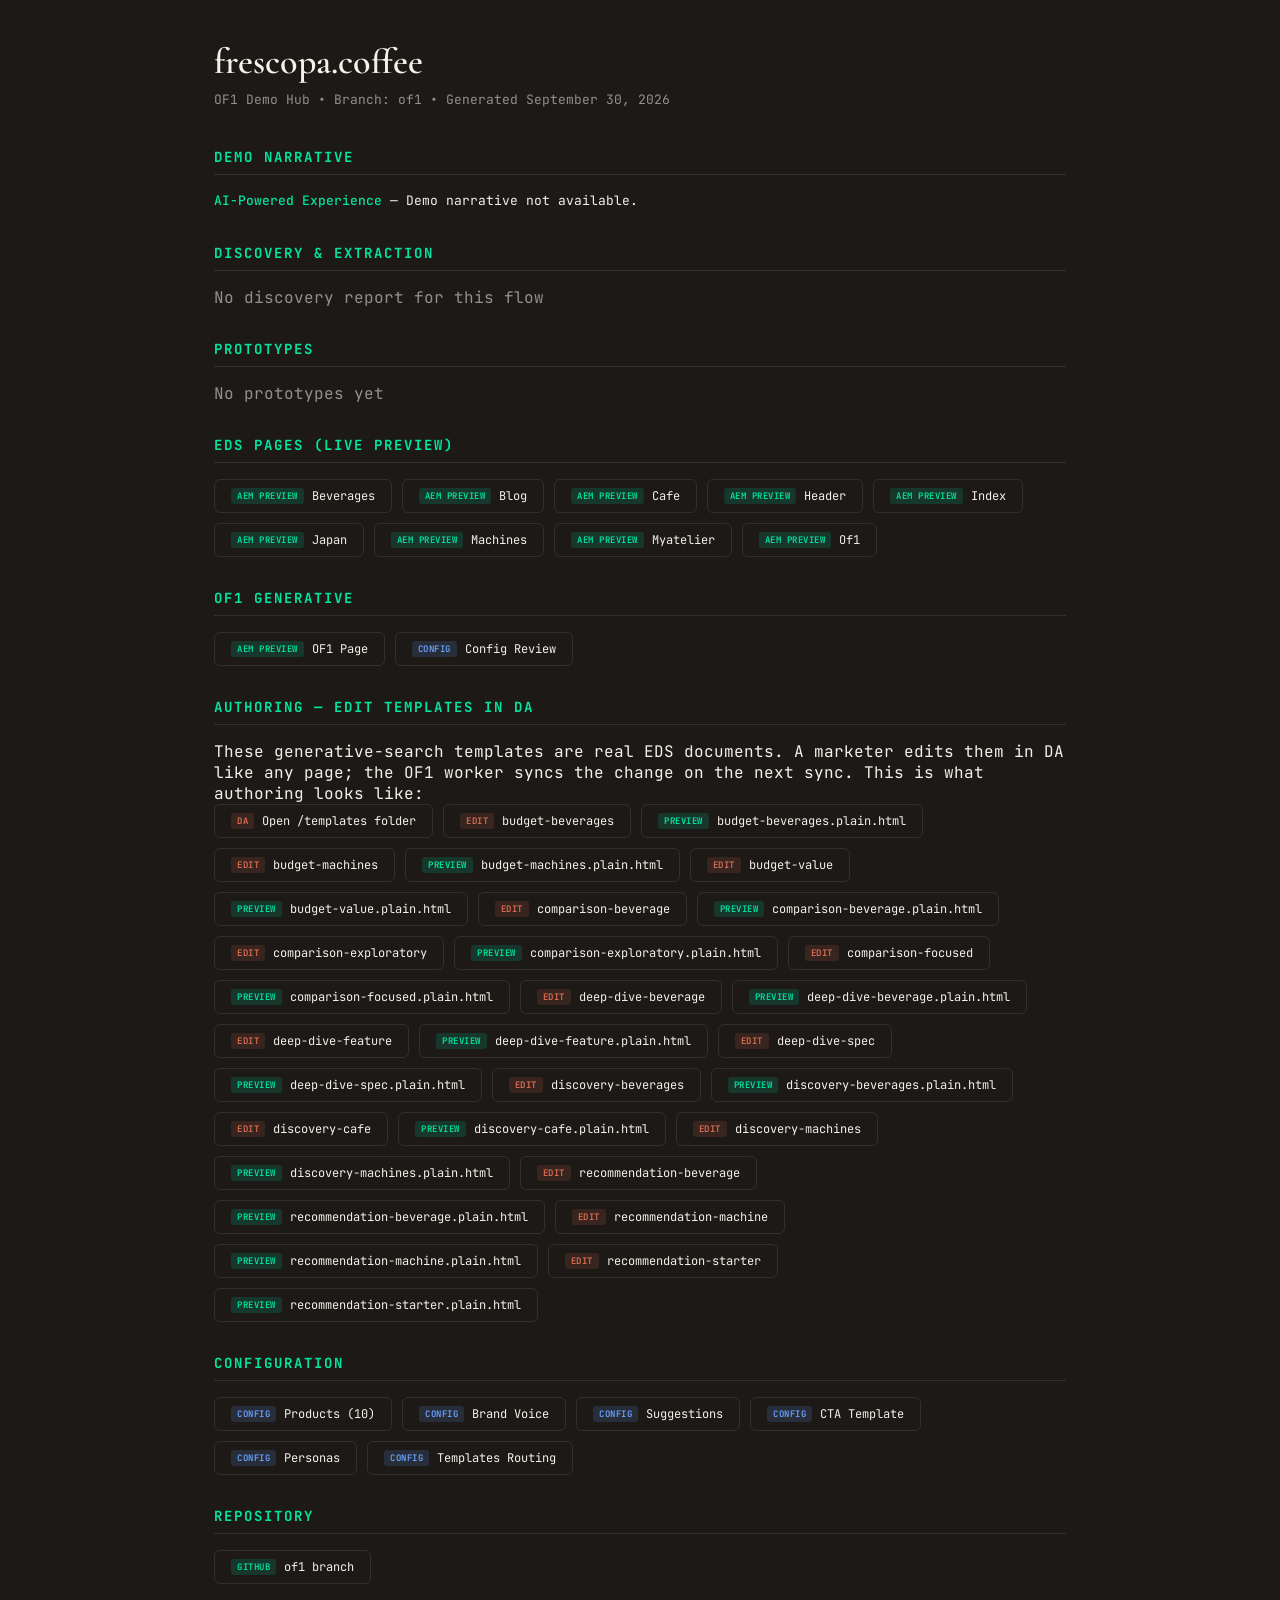
<file: deliverables/index.html>
<!DOCTYPE html>
<html lang="en">
<head>
<meta charset="UTF-8">
<meta name="viewport" content="width=device-width, initial-scale=1.0">
<title>OF1 Demo Hub — frescopa.coffee</title>
<style>
  :root { --bg: #1C1917; --fg: #F5F0E8; --accent: #00E5A0; --orange: #DC6E52; --blue: #6BA3FF; --dim: rgba(245,240,232,0.55); --border: rgba(245,240,232,0.1); }
  * { box-sizing: border-box; margin: 0; padding: 0; }
  body { background: var(--bg); color: var(--fg); font-family: 'JetBrains Mono', monospace; padding: 40px 24px; max-width: 900px; margin: 0 auto; }
  h1 { font-family: 'Cormorant Garamond', serif; font-size: 36px; font-weight: 600; margin-bottom: 8px; }
  .subtitle { color: var(--dim); font-size: 13px; margin-bottom: 40px; }
  h2 { font-size: 14px; text-transform: uppercase; letter-spacing: 2px; color: var(--accent); margin: 32px 0 16px; padding-bottom: 8px; border-bottom: 1px solid var(--border); }
  .links { display: flex; flex-wrap: wrap; gap: 10px; margin-bottom: 8px; }
  a { color: var(--fg); text-decoration: none; padding: 8px 16px; border: 1px solid var(--border); border-radius: 6px; font-size: 12px; transition: all 0.2s; display: inline-flex; align-items: center; gap: 8px; }
  a:hover { border-color: var(--accent); background: rgba(0,229,160,0.05); }
  .badge { font-size: 9px; padding: 2px 6px; border-radius: 3px; text-transform: uppercase; letter-spacing: 0.5px; font-weight: 600; }
  .badge--green { background: rgba(0,229,160,0.15); color: var(--accent); }
  .badge--orange { background: rgba(220,110,82,0.15); color: var(--orange); }
  .badge--blue { background: rgba(107,163,255,0.15); color: var(--blue); }
  .narrative { font-size: 13px; line-height: 1.6; color: var(--fg); margin-bottom: 8px; }
  .narrative .focus { color: var(--accent); font-weight: 500; }
</style>
<link rel="preconnect" href="https://fonts.googleapis.com">
<link href="https://fonts.googleapis.com/css2?family=Cormorant+Garamond:wght@600&family=JetBrains+Mono:wght@400;500&display=swap" rel="stylesheet">
</head>
<body>
<h1>frescopa.coffee</h1>
<p class="subtitle">OF1 Demo Hub &bull; Branch: of1 &bull; Generated September 30, 2026</p>

<h2>Demo Narrative</h2>
<p class="narrative"><span class="focus">AI-Powered Experience</span> &mdash; Demo narrative not available.</p>

<h2>Discovery &amp; Extraction</h2>
<div class="links">
  <span style="color:var(--dim)">No discovery report for this flow</span>
</div>

<h2>Prototypes</h2>
<div class="links">
  <span style="color:var(--dim)">No prototypes yet</span>
</div>

<h2>EDS Pages (Live Preview)</h2>
<div class="links">
  <a href="https://of1--frescopa26--aem-showcase.aem.page/beverages"><span class="badge badge--green">AEM Preview</span> Beverages</a>
  <a href="https://of1--frescopa26--aem-showcase.aem.page/blog"><span class="badge badge--green">AEM Preview</span> Blog</a>
  <a href="https://of1--frescopa26--aem-showcase.aem.page/cafe"><span class="badge badge--green">AEM Preview</span> Cafe</a>
  <a href="https://of1--frescopa26--aem-showcase.aem.page/header"><span class="badge badge--green">AEM Preview</span> Header</a>
  <a href="https://of1--frescopa26--aem-showcase.aem.page"><span class="badge badge--green">AEM Preview</span> Index</a>
  <a href="https://of1--frescopa26--aem-showcase.aem.page/japan"><span class="badge badge--green">AEM Preview</span> Japan</a>
  <a href="https://of1--frescopa26--aem-showcase.aem.page/machines"><span class="badge badge--green">AEM Preview</span> Machines</a>
  <a href="https://of1--frescopa26--aem-showcase.aem.page/myatelier"><span class="badge badge--green">AEM Preview</span> Myatelier</a>
  <a href="https://of1--frescopa26--aem-showcase.aem.page/of1"><span class="badge badge--green">AEM Preview</span> Of1</a>

</div>

<h2>OF1 Generative</h2>
<div class="links">
  <a href="https://of1--frescopa26--aem-showcase.aem.page/of1"><span class="badge badge--green">AEM Preview</span> OF1 Page</a>
  <a href="https://of1--frescopa26--aem-showcase.aem.page/deliverables/config-review.html"><span class="badge badge--blue">Config</span> Config Review</a>
</div>

<h2>Authoring — edit templates in DA</h2>
<p>These generative-search templates are real EDS documents. A marketer edits them in DA like any page; the OF1 worker syncs the change on the next sync. This is what authoring looks like:</p>
<div class="links">
  <a href="https://da.live/#/aem-showcase/frescopa26/templates"><span class="badge badge--orange">DA</span> Open /templates folder</a>
  <a href="https://da.live/edit#/aem-showcase/frescopa26/templates/budget-beverages"><span class="badge badge--orange">Edit</span> budget-beverages</a>
  <a href="https://of1--frescopa26--aem-showcase.aem.page/templates/budget-beverages.plain.html"><span class="badge badge--green">Preview</span> budget-beverages.plain.html</a>
  <a href="https://da.live/edit#/aem-showcase/frescopa26/templates/budget-machines"><span class="badge badge--orange">Edit</span> budget-machines</a>
  <a href="https://of1--frescopa26--aem-showcase.aem.page/templates/budget-machines.plain.html"><span class="badge badge--green">Preview</span> budget-machines.plain.html</a>
  <a href="https://da.live/edit#/aem-showcase/frescopa26/templates/budget-value"><span class="badge badge--orange">Edit</span> budget-value</a>
  <a href="https://of1--frescopa26--aem-showcase.aem.page/templates/budget-value.plain.html"><span class="badge badge--green">Preview</span> budget-value.plain.html</a>
  <a href="https://da.live/edit#/aem-showcase/frescopa26/templates/comparison-beverage"><span class="badge badge--orange">Edit</span> comparison-beverage</a>
  <a href="https://of1--frescopa26--aem-showcase.aem.page/templates/comparison-beverage.plain.html"><span class="badge badge--green">Preview</span> comparison-beverage.plain.html</a>
  <a href="https://da.live/edit#/aem-showcase/frescopa26/templates/comparison-exploratory"><span class="badge badge--orange">Edit</span> comparison-exploratory</a>
  <a href="https://of1--frescopa26--aem-showcase.aem.page/templates/comparison-exploratory.plain.html"><span class="badge badge--green">Preview</span> comparison-exploratory.plain.html</a>
  <a href="https://da.live/edit#/aem-showcase/frescopa26/templates/comparison-focused"><span class="badge badge--orange">Edit</span> comparison-focused</a>
  <a href="https://of1--frescopa26--aem-showcase.aem.page/templates/comparison-focused.plain.html"><span class="badge badge--green">Preview</span> comparison-focused.plain.html</a>
  <a href="https://da.live/edit#/aem-showcase/frescopa26/templates/deep-dive-beverage"><span class="badge badge--orange">Edit</span> deep-dive-beverage</a>
  <a href="https://of1--frescopa26--aem-showcase.aem.page/templates/deep-dive-beverage.plain.html"><span class="badge badge--green">Preview</span> deep-dive-beverage.plain.html</a>
  <a href="https://da.live/edit#/aem-showcase/frescopa26/templates/deep-dive-feature"><span class="badge badge--orange">Edit</span> deep-dive-feature</a>
  <a href="https://of1--frescopa26--aem-showcase.aem.page/templates/deep-dive-feature.plain.html"><span class="badge badge--green">Preview</span> deep-dive-feature.plain.html</a>
  <a href="https://da.live/edit#/aem-showcase/frescopa26/templates/deep-dive-spec"><span class="badge badge--orange">Edit</span> deep-dive-spec</a>
  <a href="https://of1--frescopa26--aem-showcase.aem.page/templates/deep-dive-spec.plain.html"><span class="badge badge--green">Preview</span> deep-dive-spec.plain.html</a>
  <a href="https://da.live/edit#/aem-showcase/frescopa26/templates/discovery-beverages"><span class="badge badge--orange">Edit</span> discovery-beverages</a>
  <a href="https://of1--frescopa26--aem-showcase.aem.page/templates/discovery-beverages.plain.html"><span class="badge badge--green">Preview</span> discovery-beverages.plain.html</a>
  <a href="https://da.live/edit#/aem-showcase/frescopa26/templates/discovery-cafe"><span class="badge badge--orange">Edit</span> discovery-cafe</a>
  <a href="https://of1--frescopa26--aem-showcase.aem.page/templates/discovery-cafe.plain.html"><span class="badge badge--green">Preview</span> discovery-cafe.plain.html</a>
  <a href="https://da.live/edit#/aem-showcase/frescopa26/templates/discovery-machines"><span class="badge badge--orange">Edit</span> discovery-machines</a>
  <a href="https://of1--frescopa26--aem-showcase.aem.page/templates/discovery-machines.plain.html"><span class="badge badge--green">Preview</span> discovery-machines.plain.html</a>
  <a href="https://da.live/edit#/aem-showcase/frescopa26/templates/recommendation-beverage"><span class="badge badge--orange">Edit</span> recommendation-beverage</a>
  <a href="https://of1--frescopa26--aem-showcase.aem.page/templates/recommendation-beverage.plain.html"><span class="badge badge--green">Preview</span> recommendation-beverage.plain.html</a>
  <a href="https://da.live/edit#/aem-showcase/frescopa26/templates/recommendation-machine"><span class="badge badge--orange">Edit</span> recommendation-machine</a>
  <a href="https://of1--frescopa26--aem-showcase.aem.page/templates/recommendation-machine.plain.html"><span class="badge badge--green">Preview</span> recommendation-machine.plain.html</a>
  <a href="https://da.live/edit#/aem-showcase/frescopa26/templates/recommendation-starter"><span class="badge badge--orange">Edit</span> recommendation-starter</a>
  <a href="https://of1--frescopa26--aem-showcase.aem.page/templates/recommendation-starter.plain.html"><span class="badge badge--green">Preview</span> recommendation-starter.plain.html</a>
</div>

<h2>Configuration</h2>
<div class="links">
  <a href="https://of1--frescopa26--aem-showcase.aem.page/of1/config/knowledge.json"><span class="badge badge--blue">Config</span> Products (10)</a>
  <a href="https://of1--frescopa26--aem-showcase.aem.page/of1/config/brand-voice.json"><span class="badge badge--blue">Config</span> Brand Voice</a>
  <a href="https://of1--frescopa26--aem-showcase.aem.page/of1/config/suggestions.json"><span class="badge badge--blue">Config</span> Suggestions</a>
  <a href="https://of1--frescopa26--aem-showcase.aem.page/of1/config/cta-template.json"><span class="badge badge--blue">Config</span> CTA Template</a>
  <a href="https://of1--frescopa26--aem-showcase.aem.page/of1/config/personas.json"><span class="badge badge--blue">Config</span> Personas</a>
  <a href="https://of1--frescopa26--aem-showcase.aem.page/of1/config/templates.json"><span class="badge badge--blue">Config</span> Templates Routing</a>
</div>

<h2>Repository</h2>
<div class="links">
  <a href="https://github.com/aem-showcase/frescopa26/tree/of1"><span class="badge badge--green">GitHub</span> of1 branch</a>
</div>


</body>
</html>
</file>
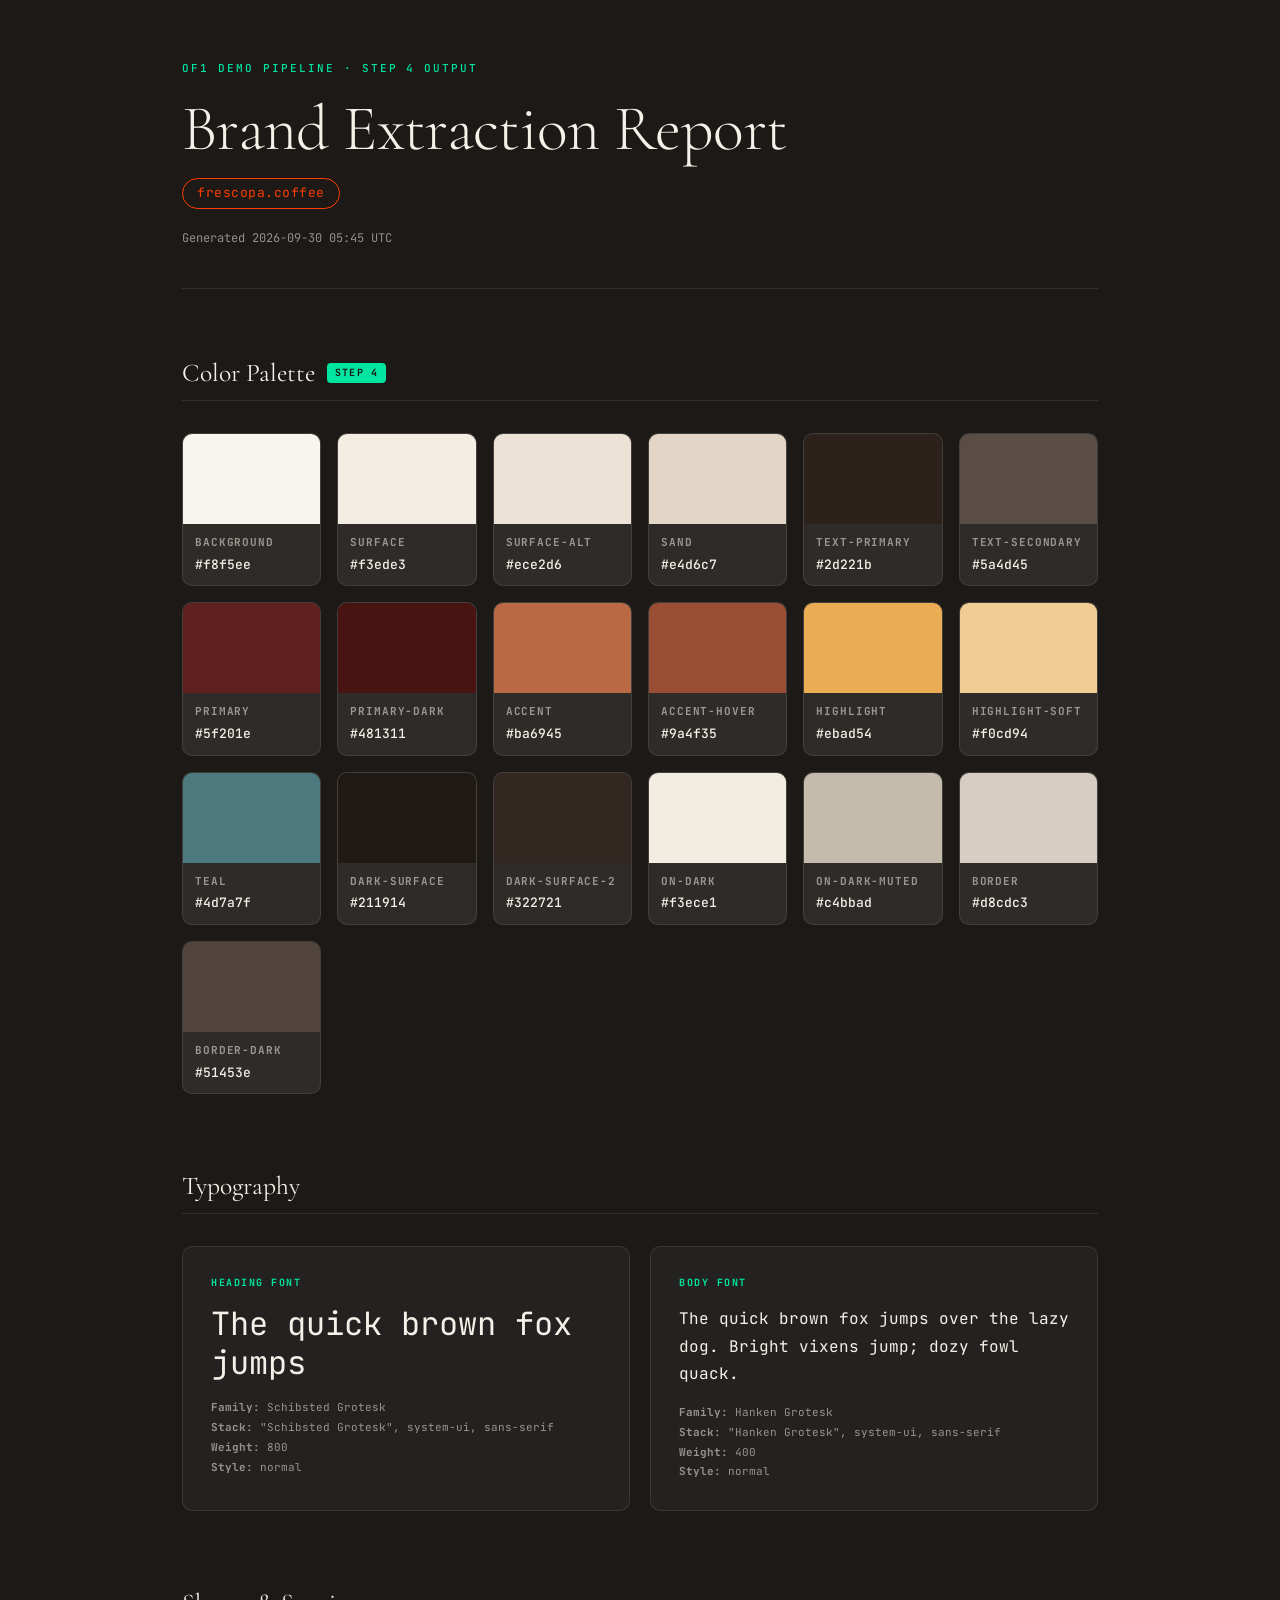
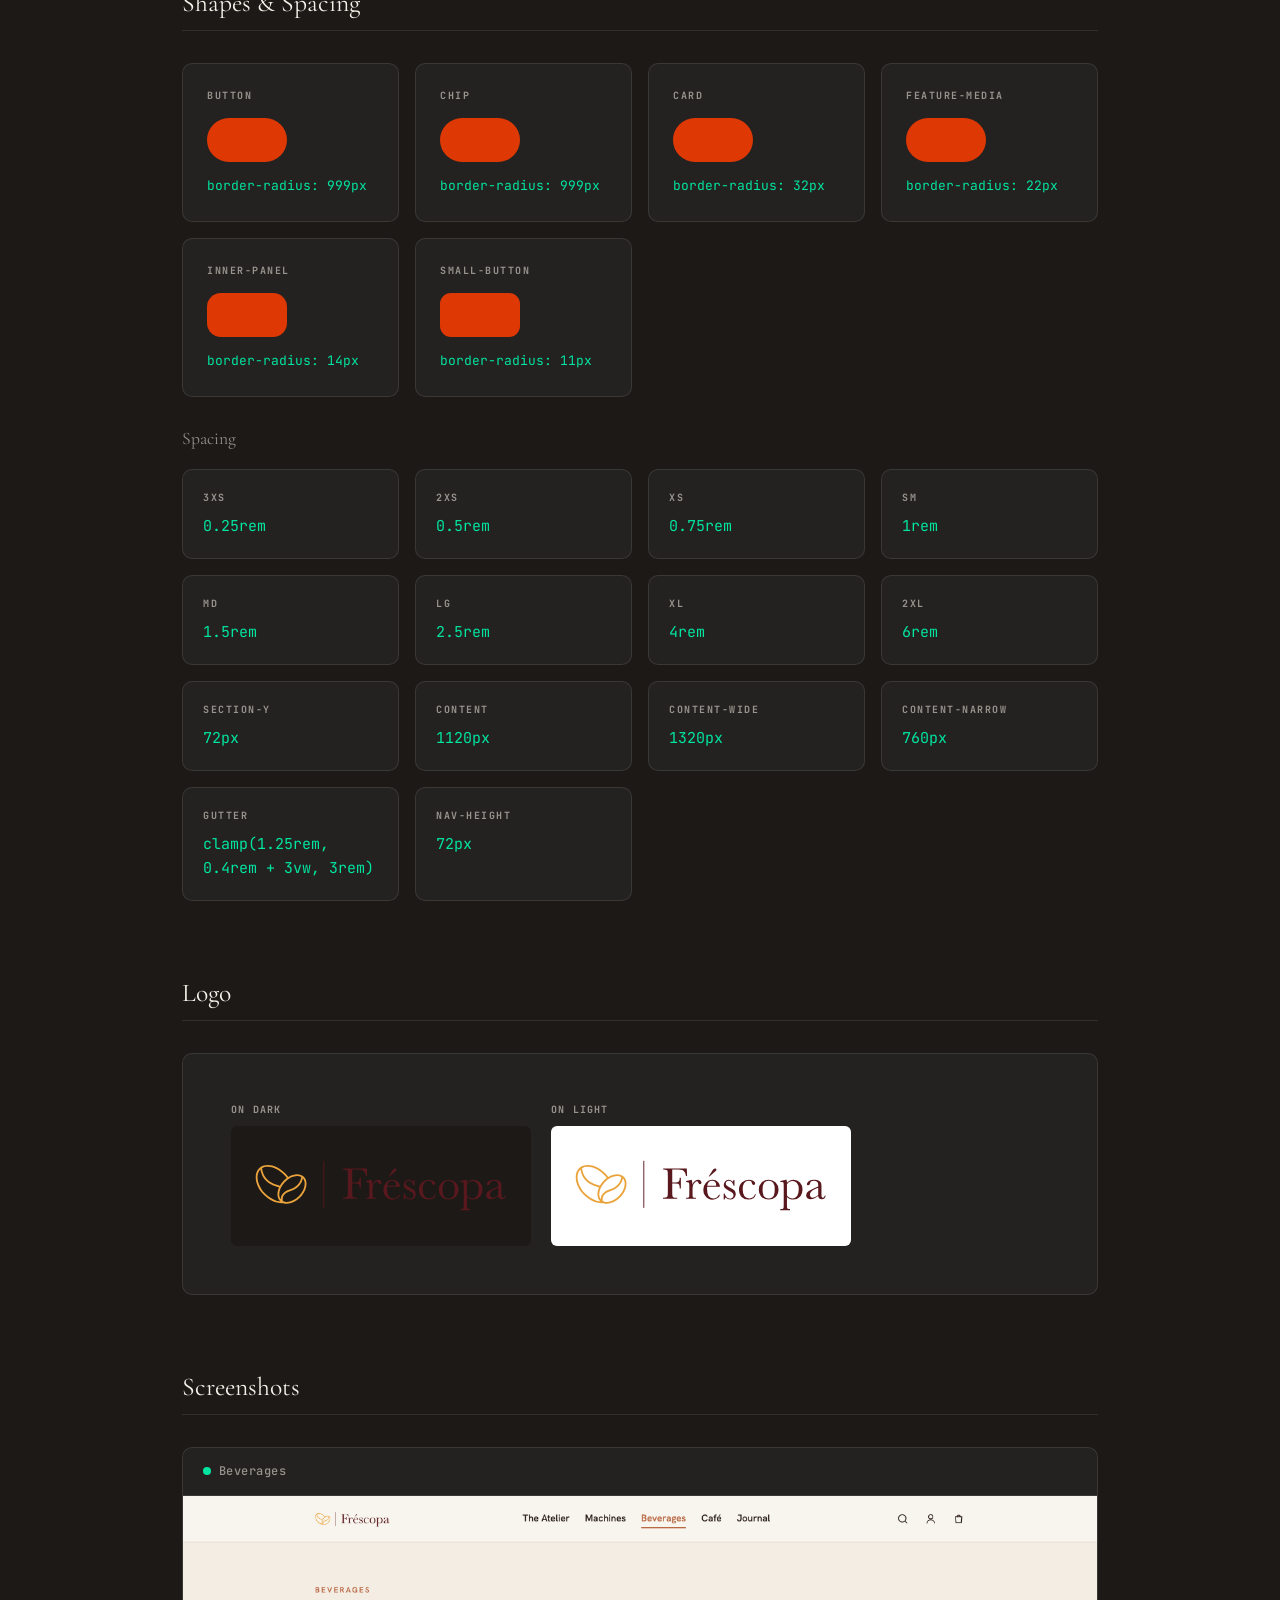
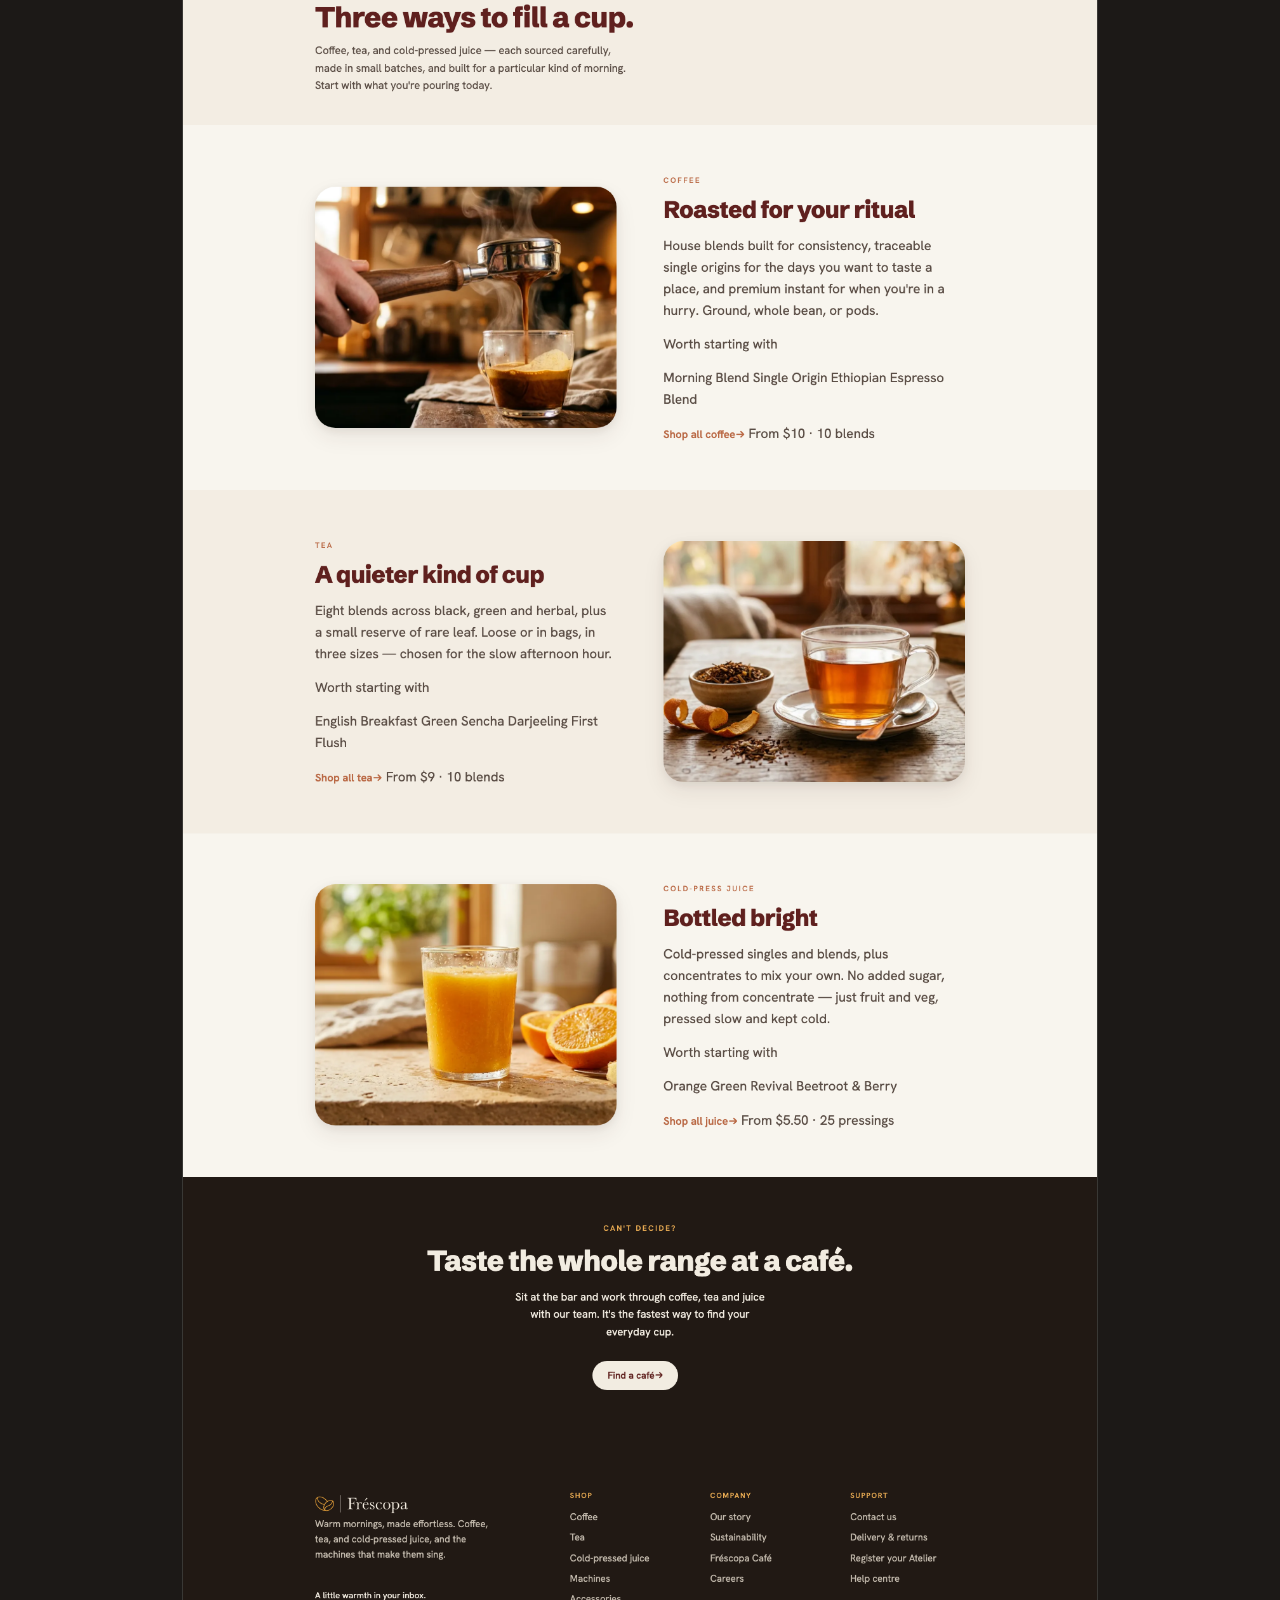
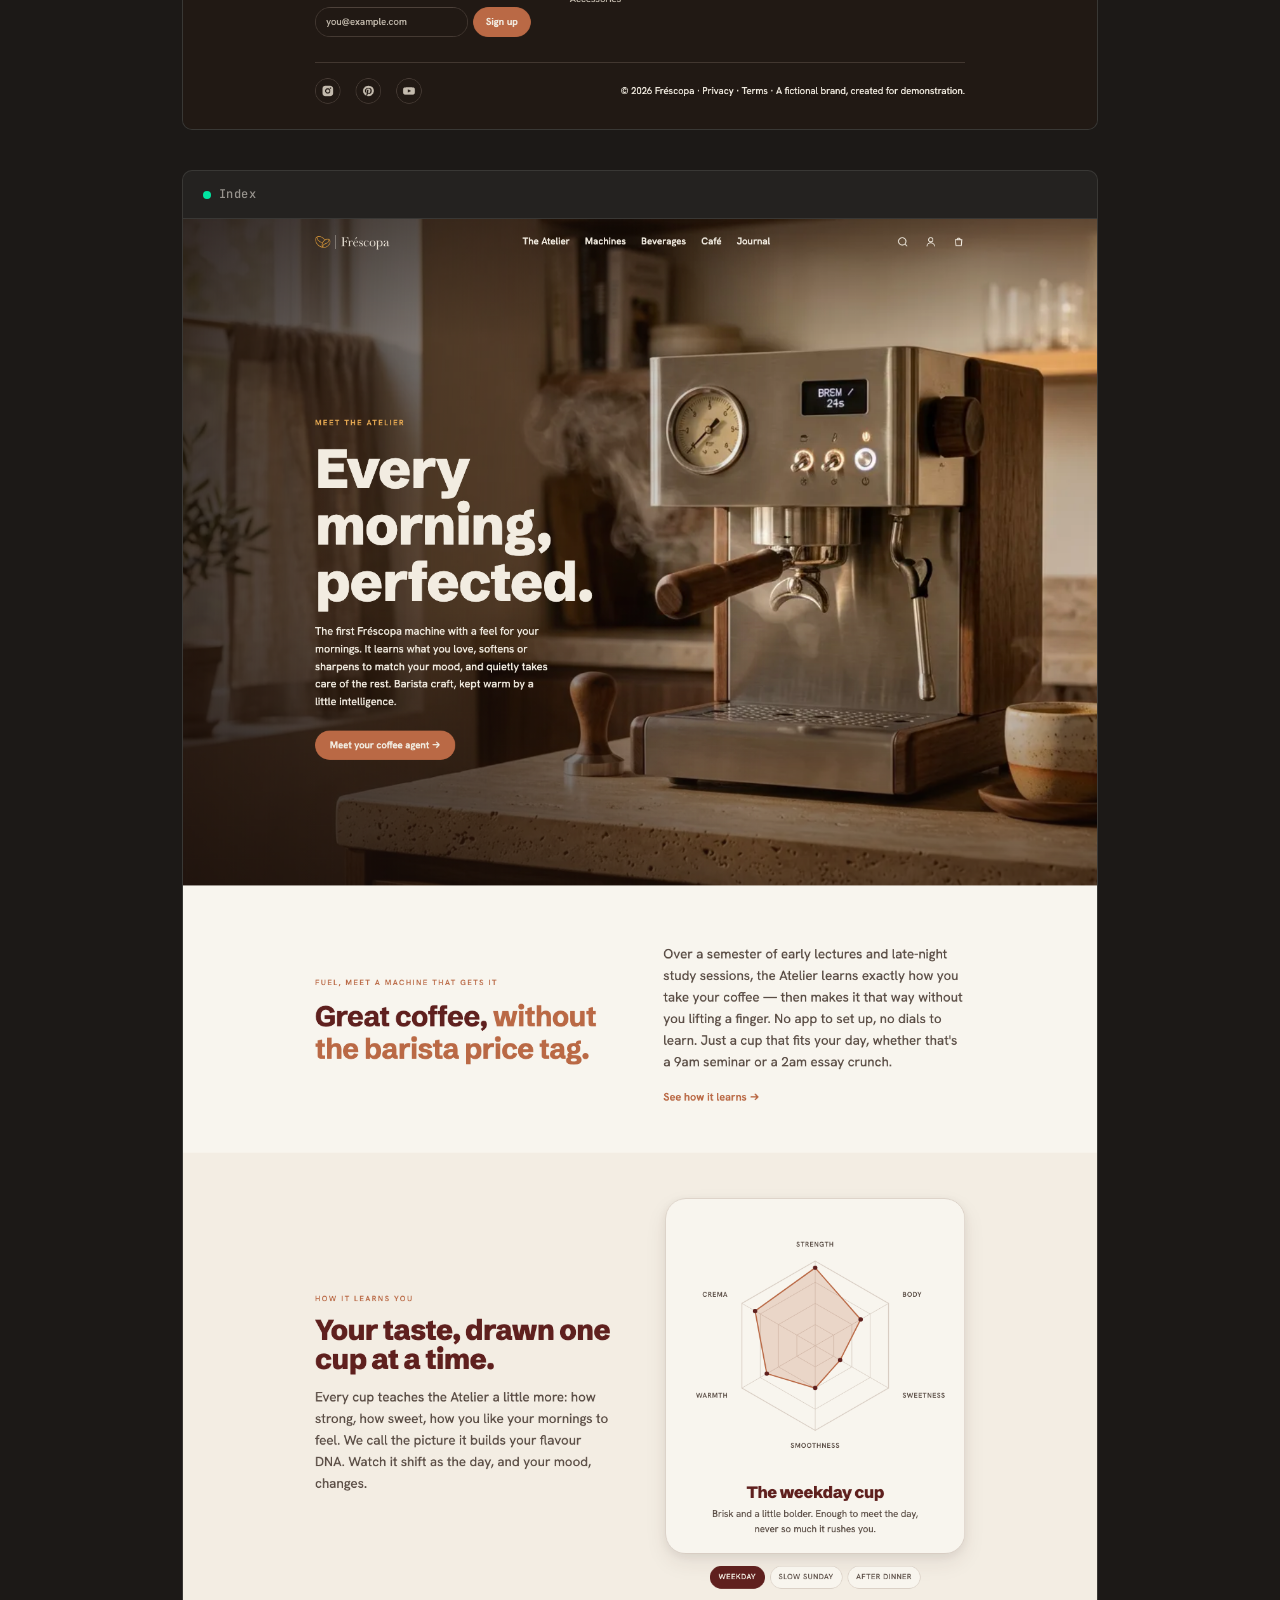
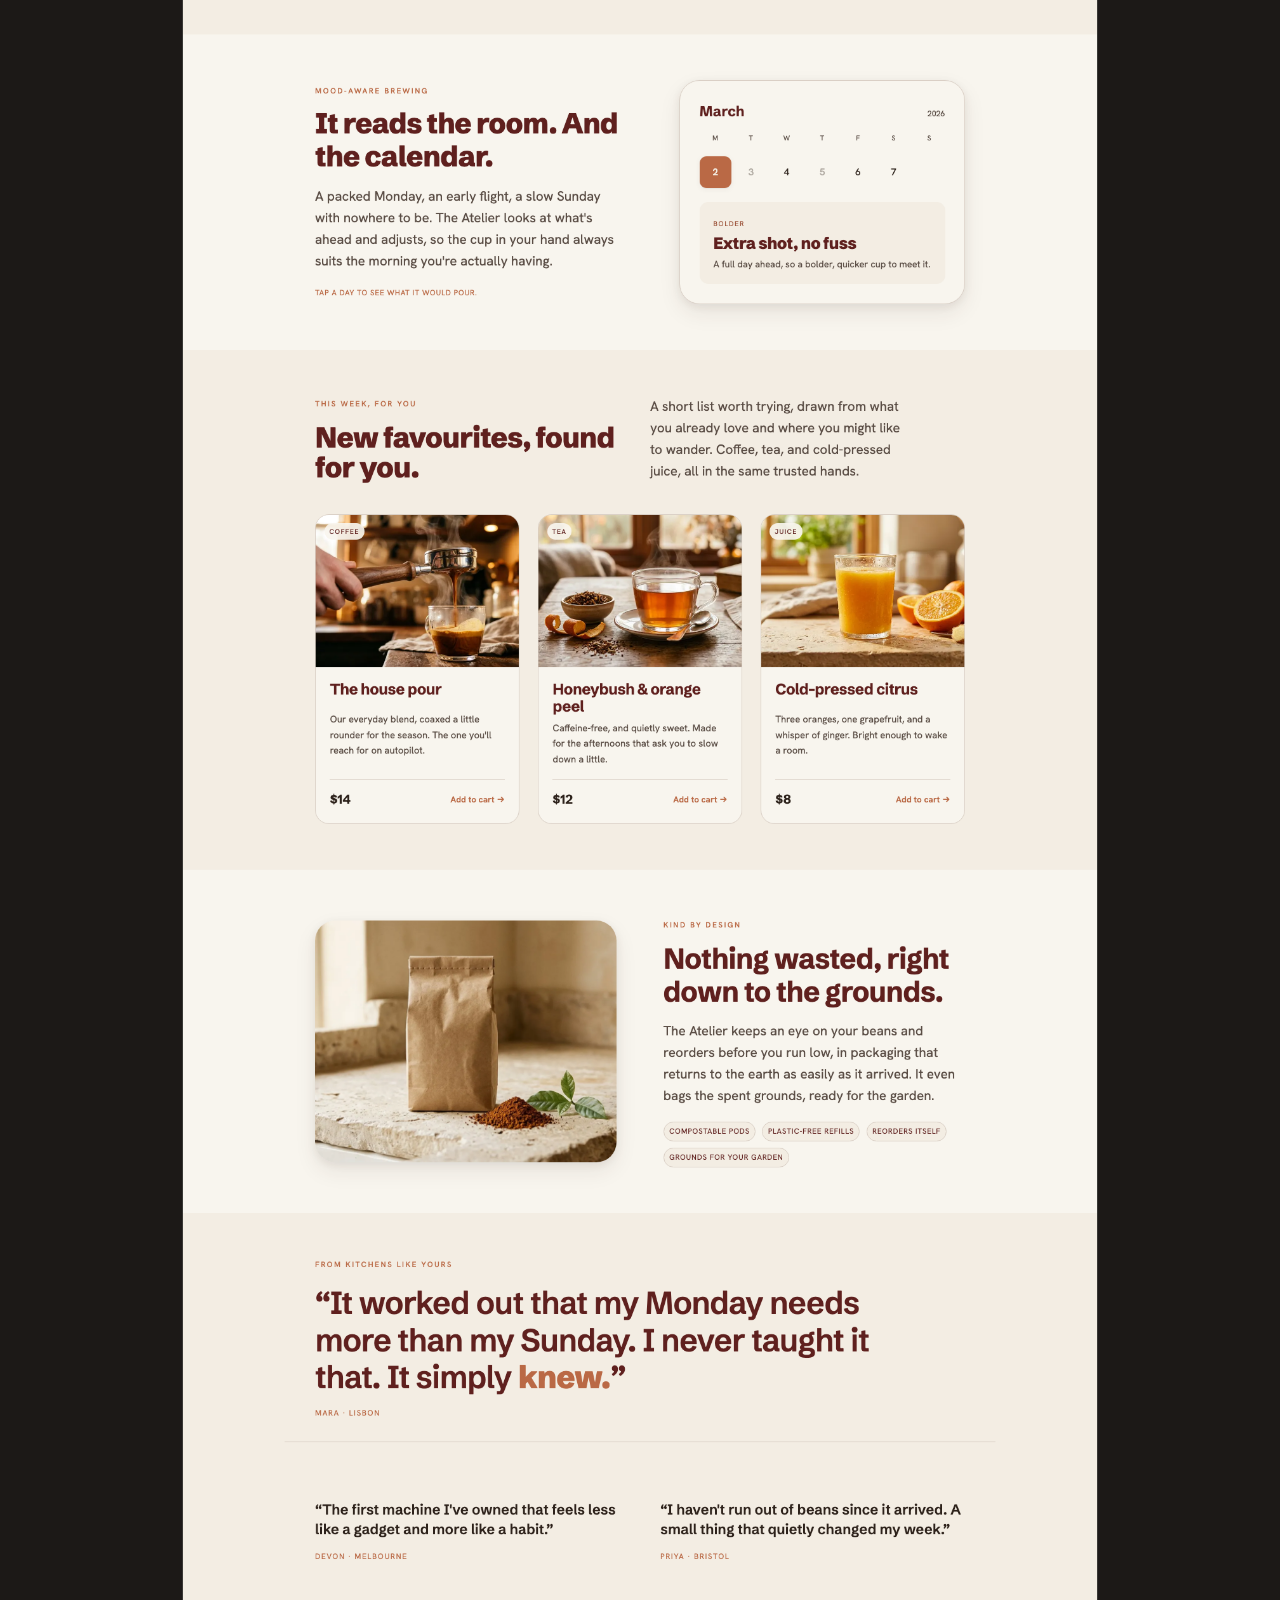
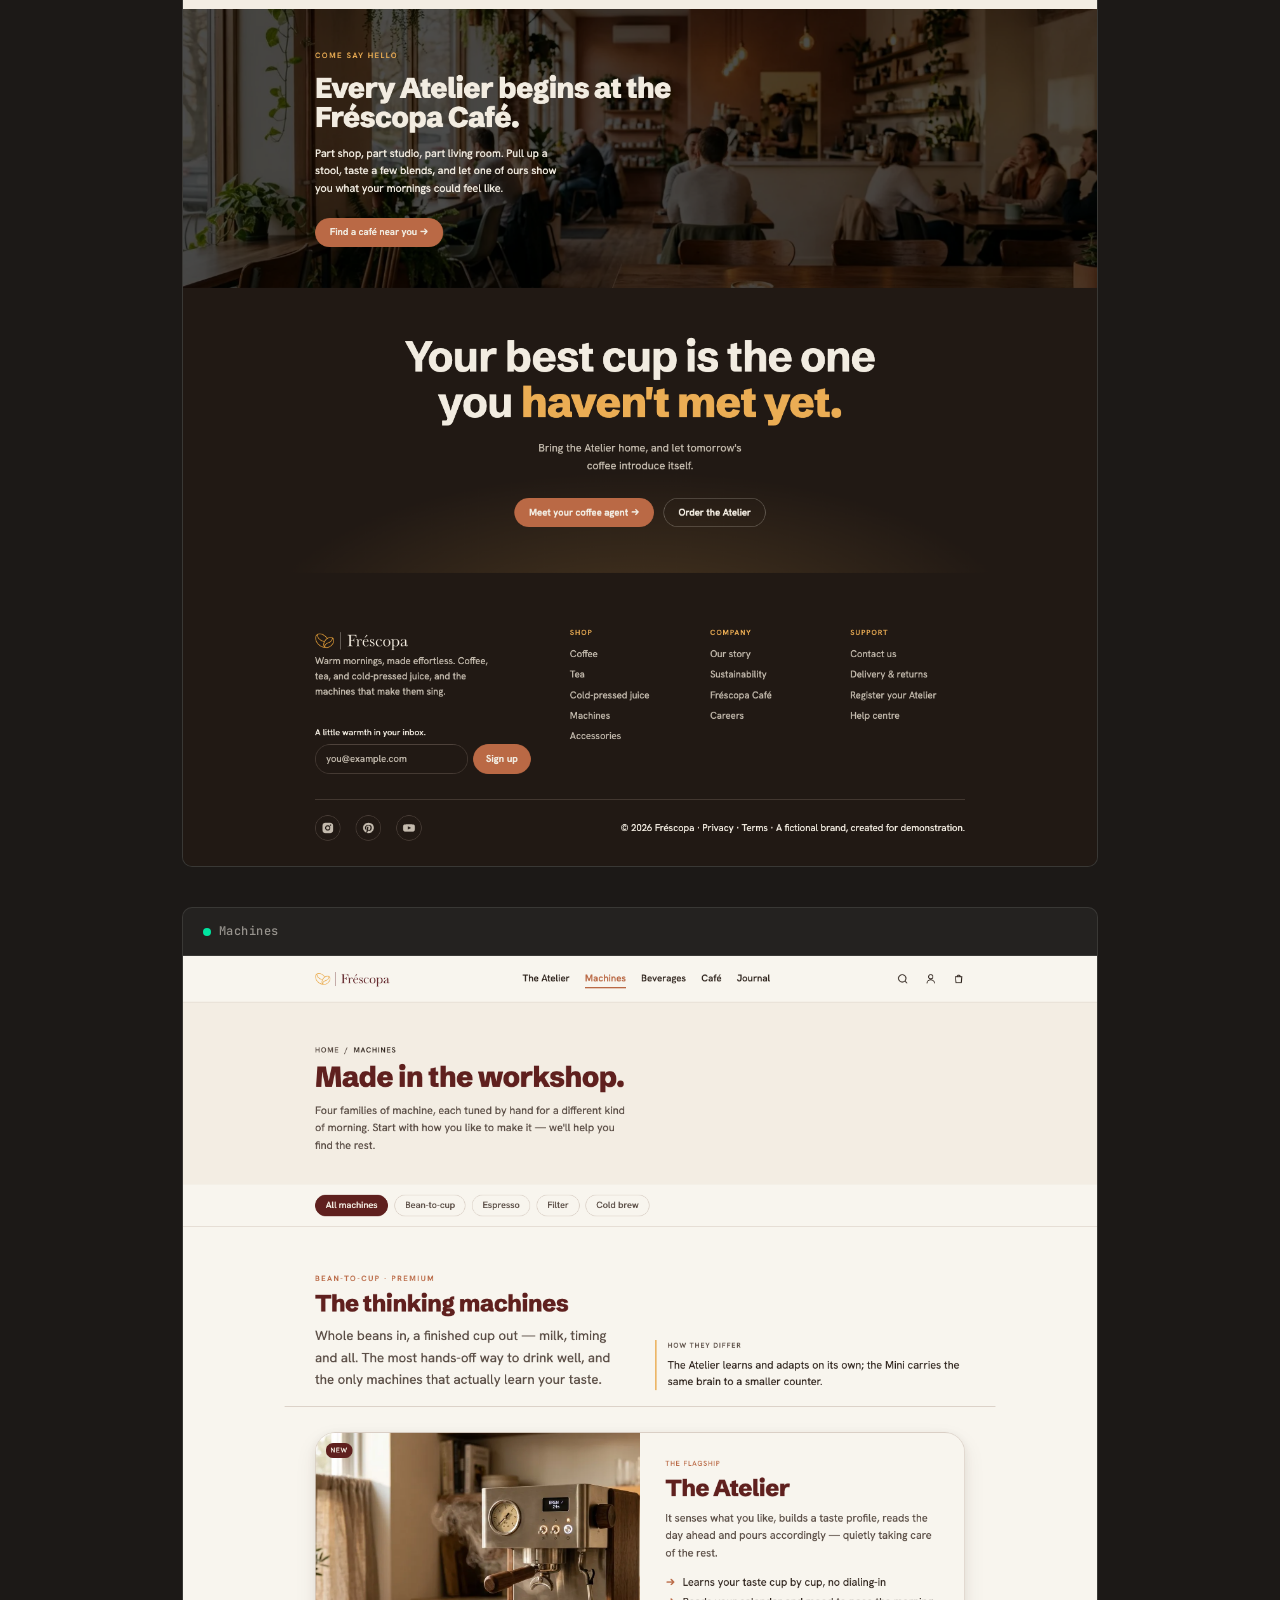
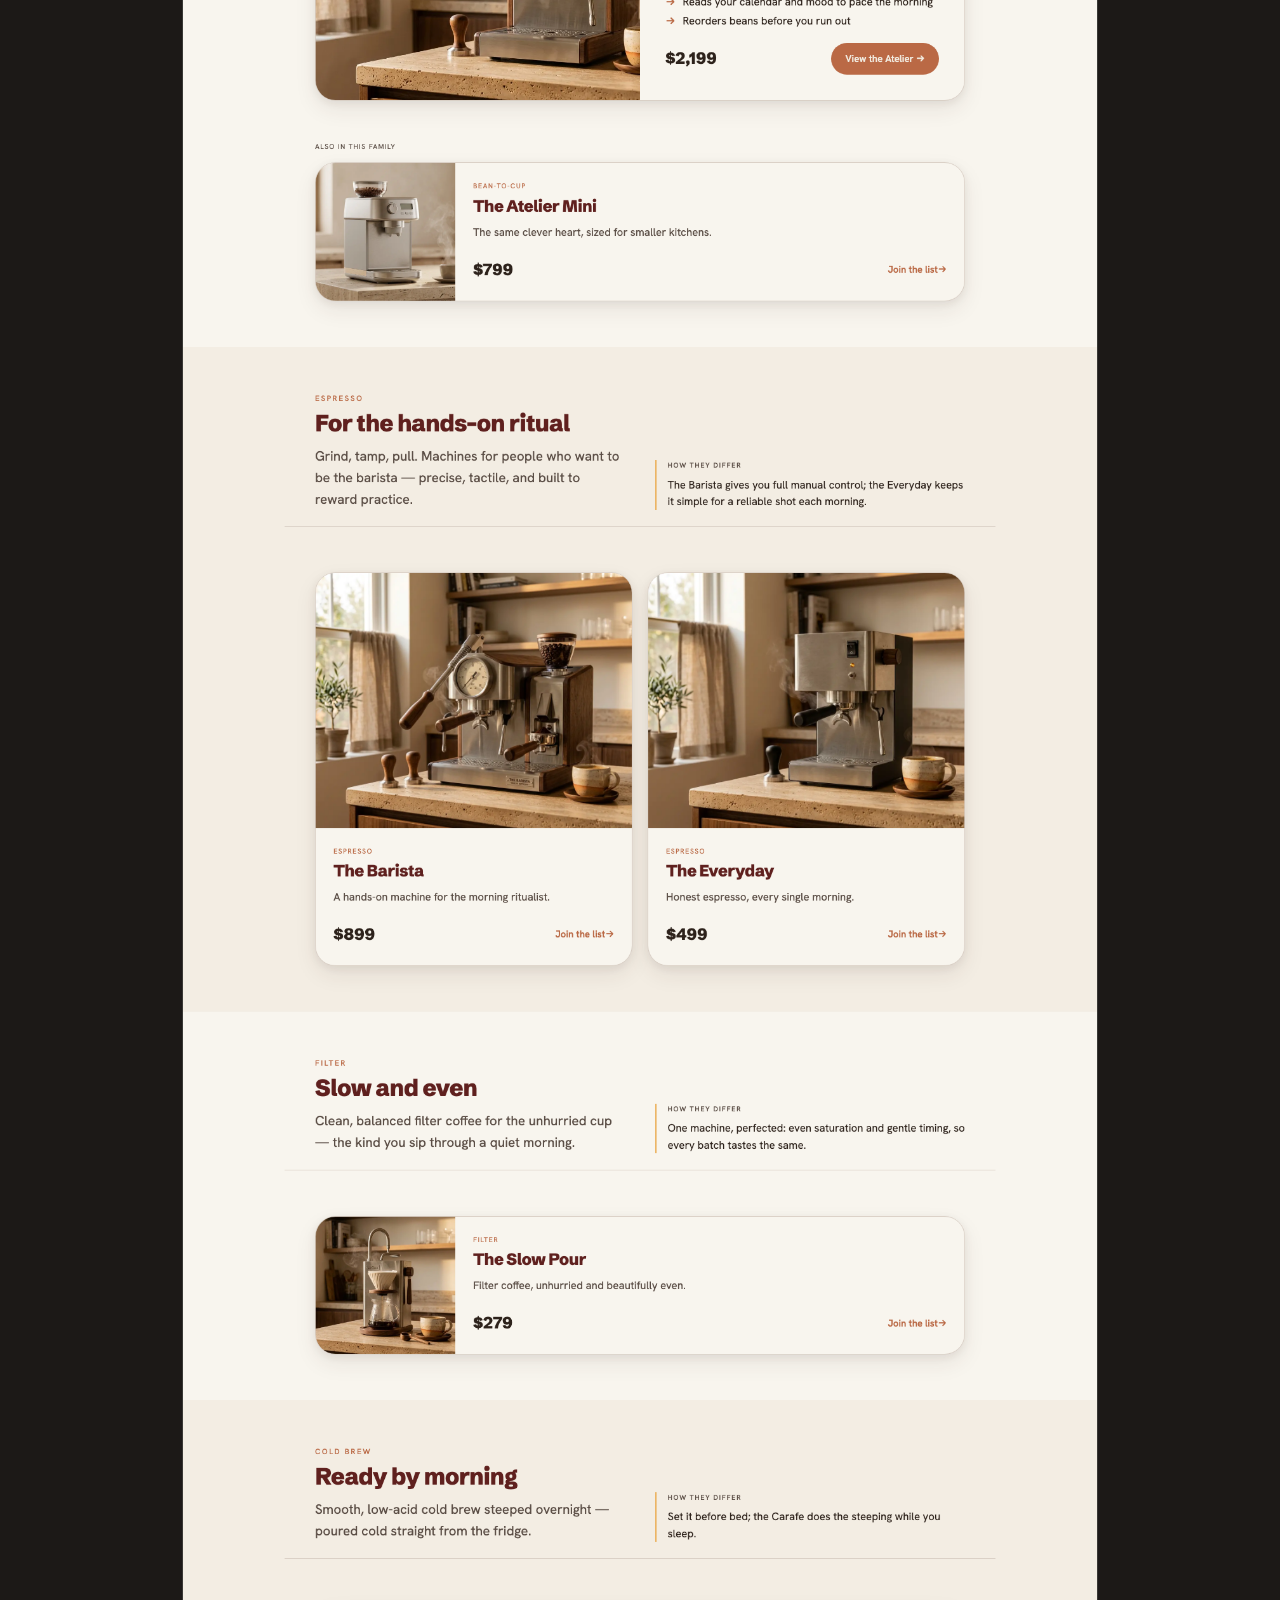
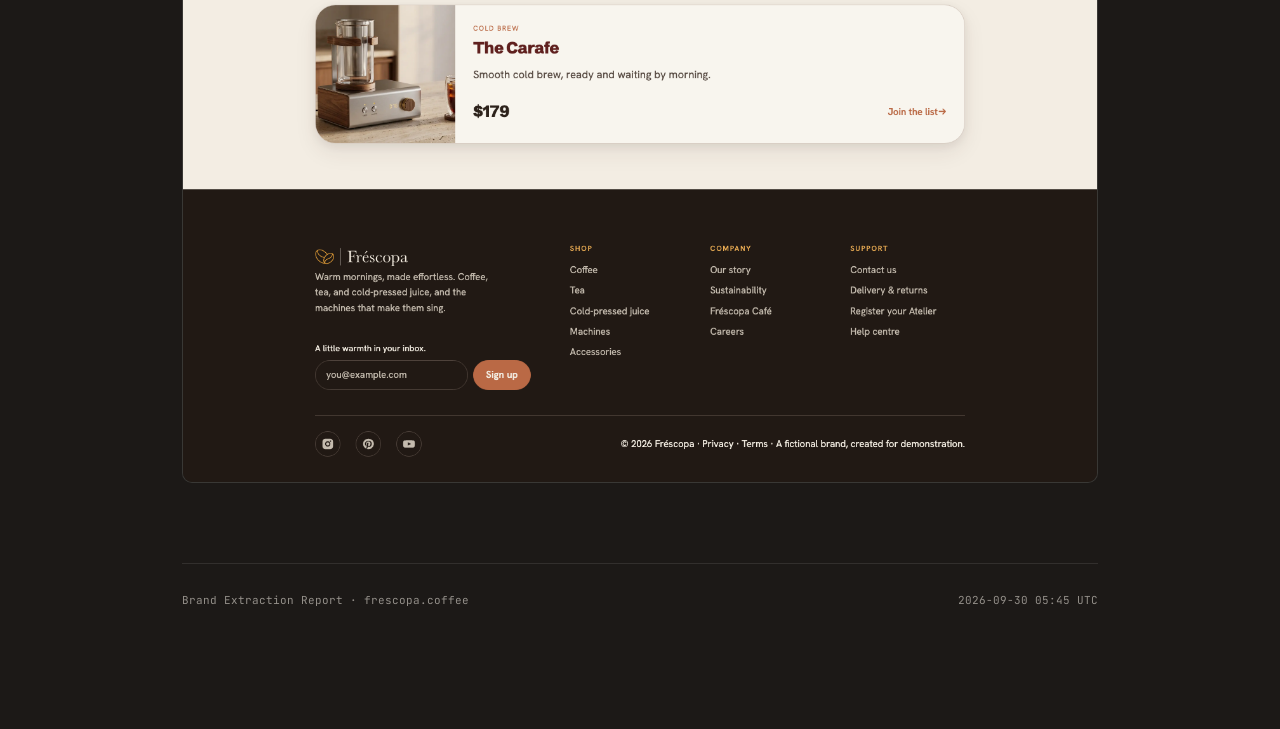
<file: deliverables/brand-review.html>
<!DOCTYPE html>
<html lang="en">
<head>
  <meta charset="UTF-8">
  <meta name="viewport" content="width=device-width, initial-scale=1.0">
  <title>Brand Extraction Report — frescopa.coffee</title>
  <link rel="preconnect" href="https://fonts.googleapis.com">
  <link rel="preconnect" href="https://fonts.gstatic.com" crossorigin>
  <link href="https://fonts.googleapis.com/css2?family=JetBrains+Mono:wght@400;500;700&family=Cormorant+Garamond:ital,wght@0,300;0,400;0,600;1,300;1,400&display=swap" rel="stylesheet">
  
  <style>
    *, *::before, *::after { box-sizing: border-box; margin: 0; padding: 0; }

    :root {
      --bg:       #1C1917;
      --bg2:      #242220;
      --bg3:      #2E2B28;
      --fg:       #F5F0E8;
      --accent:   #FF3D00;
      --teal:     #00E5A0;
      --fg-dim:   rgba(245, 240, 232, 0.55);
      --border:   rgba(245, 240, 232, 0.10);
      --radius:   10px;
      --font-mono: 'JetBrains Mono', 'Fira Mono', monospace;
      --font-head: 'Cormorant Garamond', Georgia, serif;
    }

    html { font-size: 16px; }

    body {
      background: var(--bg);
      color: var(--fg);
      font-family: var(--font-mono);
      min-height: 100vh;
      line-height: 1.6;
    }

    /* ── Layout ─────────────────────────────── */
    .page-wrap {
      max-width: 980px;
      margin: 0 auto;
      padding: 60px 32px 120px;
    }

    /* ── Header ─────────────────────────────── */
    .report-header {
      border-bottom: 1px solid var(--border);
      padding-bottom: 40px;
      margin-bottom: 64px;
    }

    .report-header .eyebrow {
      font-size: 11px;
      font-weight: 500;
      letter-spacing: 0.18em;
      text-transform: uppercase;
      color: var(--teal);
      margin-bottom: 16px;
    }

    .report-header h1 {
      font-family: var(--font-head);
      font-size: clamp(2.4rem, 5vw, 4rem);
      font-weight: 300;
      letter-spacing: -0.01em;
      line-height: 1.1;
      color: var(--fg);
    }

    .report-header .domain-pill {
      display: inline-block;
      margin-top: 14px;
      padding: 4px 14px;
      border: 1px solid var(--accent);
      border-radius: 999px;
      font-size: 13px;
      color: var(--accent);
      letter-spacing: 0.04em;
    }

    .report-header .timestamp {
      margin-top: 20px;
      font-size: 12px;
      color: var(--fg-dim);
    }

    /* ── Section ─────────────────────────────── */
    .section {
      margin-bottom: 72px;
    }

    .section-title {
      font-family: var(--font-head);
      font-size: 1.6rem;
      font-weight: 400;
      color: var(--fg);
      margin-bottom: 6px;
      display: flex;
      align-items: center;
      gap: 12px;
    }

    .section-title .badge {
      font-family: var(--font-mono);
      font-size: 10px;
      font-weight: 700;
      letter-spacing: 0.12em;
      text-transform: uppercase;
      color: var(--bg);
      background: var(--teal);
      padding: 2px 8px;
      border-radius: 4px;
    }

    .section-divider {
      height: 1px;
      background: var(--border);
      margin-bottom: 32px;
    }

    /* ── Color Swatches ─────────────────────── */
    .swatches-grid {
      display: grid;
      grid-template-columns: repeat(auto-fill, minmax(130px, 1fr));
      gap: 16px;
    }

    .swatch {
      border-radius: var(--radius);
      overflow: hidden;
      border: 1px solid var(--border);
      background: var(--bg3);
    }

    .swatch-color {
      height: 90px;
      width: 100%;
    }

    .swatch-info {
      padding: 10px 12px;
    }

    .swatch-name {
      display: block;
      font-size: 11px;
      font-weight: 700;
      letter-spacing: 0.08em;
      text-transform: uppercase;
      color: var(--fg-dim);
      margin-bottom: 3px;
    }

    .swatch-hex {
      display: block;
      font-size: 13px;
      font-weight: 500;
      color: var(--fg);
    }

    /* ── Typography ─────────────────────────── */
    .typo-grid {
      display: grid;
      grid-template-columns: 1fr 1fr;
      gap: 20px;
    }

    @media (max-width: 600px) {
      .typo-grid { grid-template-columns: 1fr; }
    }

    .typo-card {
      background: var(--bg2);
      border: 1px solid var(--border);
      border-radius: var(--radius);
      padding: 28px;
    }

    .typo-card .typo-label {
      font-size: 10px;
      font-weight: 700;
      letter-spacing: 0.15em;
      text-transform: uppercase;
      color: var(--teal);
      margin-bottom: 14px;
    }

    .typo-preview-heading {
      font-size: 2rem;
      line-height: 1.2;
      color: var(--fg);
      margin-bottom: 16px;
    }

    .typo-preview-body {
      font-size: 1rem;
      line-height: 1.7;
      color: var(--fg);
      margin-bottom: 16px;
    }

    .typo-meta {
      font-family: var(--font-mono);
      font-size: 11px;
      color: var(--fg-dim);
      line-height: 1.8;
    }

    .typo-meta span {
      display: block;
    }

    /* ── Shapes & Spacing ───────────────────── */
    .shapes-grid {
      display: grid;
      grid-template-columns: repeat(auto-fill, minmax(200px, 1fr));
      gap: 16px;
    }

    .shape-card {
      background: var(--bg2);
      border: 1px solid var(--border);
      border-radius: var(--radius);
      padding: 24px;
      display: flex;
      flex-direction: column;
      align-items: flex-start;
      gap: 14px;
    }

    .shape-label {
      font-size: 10px;
      font-weight: 700;
      letter-spacing: 0.15em;
      text-transform: uppercase;
      color: var(--fg-dim);
    }

    .shape-preview-box {
      width: 80px;
      height: 44px;
      background: var(--accent);
      opacity: 0.85;
    }

    .shape-value {
      font-family: var(--font-mono);
      font-size: 13px;
      color: var(--teal);
    }

    .spacing-grid {
      display: grid;
      grid-template-columns: repeat(auto-fill, minmax(200px, 1fr));
      gap: 16px;
      margin-top: 16px;
    }

    .spacing-card {
      background: var(--bg2);
      border: 1px solid var(--border);
      border-radius: var(--radius);
      padding: 20px;
    }

    .spacing-label {
      font-size: 10px;
      font-weight: 700;
      letter-spacing: 0.15em;
      text-transform: uppercase;
      color: var(--fg-dim);
      margin-bottom: 8px;
    }

    .spacing-value {
      font-family: var(--font-mono);
      font-size: 15px;
      color: var(--teal);
    }

    /* ── Logo ───────────────────────────────── */
    .logo-well {
      background: var(--bg2);
      border: 1px solid var(--border);
      border-radius: var(--radius);
      padding: 48px;
      display: flex;
      flex-direction: column;
      align-items: flex-start;
      gap: 24px;
    }

    .logo-well .logo-display {
      max-width: 300px;
      max-height: 120px;
    }

    .logo-well .logo-display svg {
      max-width: 300px;
      max-height: 120px;
      height: auto;
      width: auto;
    }

    .logo-on-dark {
      background: var(--bg);
      padding: 24px;
      border-radius: 6px;
    }

    .logo-on-light {
      background: #FFFFFF;
      padding: 24px;
      border-radius: 6px;
    }

    .logo-variants {
      display: flex;
      gap: 20px;
      flex-wrap: wrap;
    }

    .logo-variant-label {
      font-size: 10px;
      font-weight: 700;
      letter-spacing: 0.12em;
      text-transform: uppercase;
      color: var(--fg-dim);
      margin-bottom: 8px;
    }

    .logo-not-found {
      font-size: 13px;
      color: var(--fg-dim);
      font-style: italic;
    }

    /* ── Screenshots ────────────────────────── */
    .screenshots-list {
      display: flex;
      flex-direction: column;
      gap: 40px;
    }

    .screenshot-item {
      background: var(--bg2);
      border: 1px solid var(--border);
      border-radius: var(--radius);
      overflow: hidden;
    }

    .screenshot-caption {
      padding: 14px 20px;
      border-bottom: 1px solid var(--border);
      font-size: 12px;
      font-weight: 500;
      color: var(--fg-dim);
      letter-spacing: 0.04em;
      display: flex;
      align-items: center;
      gap: 8px;
    }

    .screenshot-caption::before {
      content: '';
      display: inline-block;
      width: 8px;
      height: 8px;
      background: var(--teal);
      border-radius: 50%;
    }

    .screenshot-item img {
      display: block;
      max-width: 100%;
      width: 100%;
      height: auto;
    }

    /* ── Empty state ─────────────────────────── */
    .empty-state {
      background: var(--bg2);
      border: 1px dashed var(--border);
      border-radius: var(--radius);
      padding: 36px;
      text-align: center;
      color: var(--fg-dim);
      font-size: 13px;
      font-style: italic;
    }

    /* ── Footer ─────────────────────────────── */
    .report-footer {
      margin-top: 80px;
      padding-top: 28px;
      border-top: 1px solid var(--border);
      font-size: 11px;
      color: var(--fg-dim);
      display: flex;
      justify-content: space-between;
      flex-wrap: wrap;
      gap: 8px;
    }
  </style>
</head>
<body>
  <div class="page-wrap">

    <!-- ── Header ──────────────────────────── -->
    <header class="report-header">
      <p class="eyebrow">OF1 Demo Pipeline · Step 4 Output</p>
      <h1>Brand Extraction Report</h1>
      <span class="domain-pill">frescopa.coffee</span>
      <p class="timestamp">Generated 2026-09-30 05:45 UTC</p>
    </header>

    <!-- ── 1. Color Palette ─────────────────── -->
    <section class="section" id="colors">
      <h2 class="section-title">
        Color Palette
        <span class="badge">Step 4</span>
      </h2>
      <div class="section-divider"></div>
      <div class="swatches-grid"><div class="swatch">  <div class="swatch-color" style="background:#f8f5ee;"></div>  <div class="swatch-info">    <span class="swatch-name">background</span>    <span class="swatch-hex">#f8f5ee</span>  </div></div><div class="swatch">  <div class="swatch-color" style="background:#f3ede3;"></div>  <div class="swatch-info">    <span class="swatch-name">surface</span>    <span class="swatch-hex">#f3ede3</span>  </div></div><div class="swatch">  <div class="swatch-color" style="background:#ece2d6;"></div>  <div class="swatch-info">    <span class="swatch-name">surface-alt</span>    <span class="swatch-hex">#ece2d6</span>  </div></div><div class="swatch">  <div class="swatch-color" style="background:#e4d6c7;"></div>  <div class="swatch-info">    <span class="swatch-name">sand</span>    <span class="swatch-hex">#e4d6c7</span>  </div></div><div class="swatch">  <div class="swatch-color" style="background:#2d221b;"></div>  <div class="swatch-info">    <span class="swatch-name">text-primary</span>    <span class="swatch-hex">#2d221b</span>  </div></div><div class="swatch">  <div class="swatch-color" style="background:#5a4d45;"></div>  <div class="swatch-info">    <span class="swatch-name">text-secondary</span>    <span class="swatch-hex">#5a4d45</span>  </div></div><div class="swatch">  <div class="swatch-color" style="background:#5f201e;"></div>  <div class="swatch-info">    <span class="swatch-name">primary</span>    <span class="swatch-hex">#5f201e</span>  </div></div><div class="swatch">  <div class="swatch-color" style="background:#481311;"></div>  <div class="swatch-info">    <span class="swatch-name">primary-dark</span>    <span class="swatch-hex">#481311</span>  </div></div><div class="swatch">  <div class="swatch-color" style="background:#ba6945;"></div>  <div class="swatch-info">    <span class="swatch-name">accent</span>    <span class="swatch-hex">#ba6945</span>  </div></div><div class="swatch">  <div class="swatch-color" style="background:#9a4f35;"></div>  <div class="swatch-info">    <span class="swatch-name">accent-hover</span>    <span class="swatch-hex">#9a4f35</span>  </div></div><div class="swatch">  <div class="swatch-color" style="background:#ebad54;"></div>  <div class="swatch-info">    <span class="swatch-name">highlight</span>    <span class="swatch-hex">#ebad54</span>  </div></div><div class="swatch">  <div class="swatch-color" style="background:#f0cd94;"></div>  <div class="swatch-info">    <span class="swatch-name">highlight-soft</span>    <span class="swatch-hex">#f0cd94</span>  </div></div><div class="swatch">  <div class="swatch-color" style="background:#4d7a7f;"></div>  <div class="swatch-info">    <span class="swatch-name">teal</span>    <span class="swatch-hex">#4d7a7f</span>  </div></div><div class="swatch">  <div class="swatch-color" style="background:#211914;"></div>  <div class="swatch-info">    <span class="swatch-name">dark-surface</span>    <span class="swatch-hex">#211914</span>  </div></div><div class="swatch">  <div class="swatch-color" style="background:#322721;"></div>  <div class="swatch-info">    <span class="swatch-name">dark-surface-2</span>    <span class="swatch-hex">#322721</span>  </div></div><div class="swatch">  <div class="swatch-color" style="background:#f3ece1;"></div>  <div class="swatch-info">    <span class="swatch-name">on-dark</span>    <span class="swatch-hex">#f3ece1</span>  </div></div><div class="swatch">  <div class="swatch-color" style="background:#c4bbad;"></div>  <div class="swatch-info">    <span class="swatch-name">on-dark-muted</span>    <span class="swatch-hex">#c4bbad</span>  </div></div><div class="swatch">  <div class="swatch-color" style="background:#d8cdc3;"></div>  <div class="swatch-info">    <span class="swatch-name">border</span>    <span class="swatch-hex">#d8cdc3</span>  </div></div><div class="swatch">  <div class="swatch-color" style="background:#51453e;"></div>  <div class="swatch-info">    <span class="swatch-name">border-dark</span>    <span class="swatch-hex">#51453e</span>  </div></div></div>
    </section>

    <!-- ── 2. Typography ────────────────────── -->
    <section class="section" id="typography">
      <h2 class="section-title">Typography</h2>
      <div class="section-divider"></div>
      <div class="typo-grid"><div class="typo-card">  <div class="typo-label">Heading Font</div>  <div class="typo-preview-heading" style="font-family:"Schibsted Grotesk", system-ui, sans-serif;font-weight:800;font-style:normal;">The quick brown fox jumps</div>  <div class="typo-meta">    <span><b>Family:</b> Schibsted Grotesk</span>    <span><b>Stack:</b>  "Schibsted Grotesk", system-ui, sans-serif</span>    <span><b>Weight:</b> 800</span>    <span><b>Style:</b>  normal</span>  </div></div><div class="typo-card">  <div class="typo-label">Body Font</div>  <div class="typo-preview-body" style="font-family:"Hanken Grotesk", system-ui, sans-serif;font-weight:400;font-style:normal;">The quick brown fox jumps over the lazy dog. Bright vixens jump; dozy fowl quack.</div>  <div class="typo-meta">    <span><b>Family:</b> Hanken Grotesk</span>    <span><b>Stack:</b>  "Hanken Grotesk", system-ui, sans-serif</span>    <span><b>Weight:</b> 400</span>    <span><b>Style:</b>  normal</span>  </div></div></div>
    </section>

    <!-- ── 3. Shapes & Spacing ──────────────── -->
    <section class="section" id="shapes">
      <h2 class="section-title">Shapes &amp; Spacing</h2>
      <div class="section-divider"></div>
      <div class="shapes-grid"><div class="shape-card">  <span class="shape-label">button</span>  <div class="shape-preview-box" style="border-radius:999px;"></div>  <span class="shape-value">border-radius: 999px</span></div><div class="shape-card">  <span class="shape-label">chip</span>  <div class="shape-preview-box" style="border-radius:999px;"></div>  <span class="shape-value">border-radius: 999px</span></div><div class="shape-card">  <span class="shape-label">card</span>  <div class="shape-preview-box" style="border-radius:32px;"></div>  <span class="shape-value">border-radius: 32px</span></div><div class="shape-card">  <span class="shape-label">feature-media</span>  <div class="shape-preview-box" style="border-radius:22px;"></div>  <span class="shape-value">border-radius: 22px</span></div><div class="shape-card">  <span class="shape-label">inner-panel</span>  <div class="shape-preview-box" style="border-radius:14px;"></div>  <span class="shape-value">border-radius: 14px</span></div><div class="shape-card">  <span class="shape-label">small-button</span>  <div class="shape-preview-box" style="border-radius:11px;"></div>  <span class="shape-value">border-radius: 11px</span></div></div><h3 style="font-family:var(--font-head);font-weight:400;font-size:1.1rem;color:var(--fg-dim);margin:28px 0 12px;">Spacing</h3><div class="spacing-grid"><div class="spacing-card">  <div class="spacing-label">3xs</div>  <div class="spacing-value">0.25rem</div></div><div class="spacing-card">  <div class="spacing-label">2xs</div>  <div class="spacing-value">0.5rem</div></div><div class="spacing-card">  <div class="spacing-label">xs</div>  <div class="spacing-value">0.75rem</div></div><div class="spacing-card">  <div class="spacing-label">sm</div>  <div class="spacing-value">1rem</div></div><div class="spacing-card">  <div class="spacing-label">md</div>  <div class="spacing-value">1.5rem</div></div><div class="spacing-card">  <div class="spacing-label">lg</div>  <div class="spacing-value">2.5rem</div></div><div class="spacing-card">  <div class="spacing-label">xl</div>  <div class="spacing-value">4rem</div></div><div class="spacing-card">  <div class="spacing-label">2xl</div>  <div class="spacing-value">6rem</div></div><div class="spacing-card">  <div class="spacing-label">section-y</div>  <div class="spacing-value">72px</div></div><div class="spacing-card">  <div class="spacing-label">content</div>  <div class="spacing-value">1120px</div></div><div class="spacing-card">  <div class="spacing-label">content-wide</div>  <div class="spacing-value">1320px</div></div><div class="spacing-card">  <div class="spacing-label">content-narrow</div>  <div class="spacing-value">760px</div></div><div class="spacing-card">  <div class="spacing-label">gutter</div>  <div class="spacing-value">clamp(1.25rem, 0.4rem + 3vw, 3rem)</div></div><div class="spacing-card">  <div class="spacing-label">nav-height</div>  <div class="spacing-value">72px</div></div></div>
    </section>

    <!-- ── 4. Logo ──────────────────────────── -->
    <section class="section" id="logo">
      <h2 class="section-title">Logo</h2>
      <div class="section-divider"></div>
      <div class="logo-well">  <div class="logo-variants">    <div>      <div class="logo-variant-label">On Dark</div>      <div class="logo-on-dark logo-display"><svg xmlns="http://www.w3.org/2000/svg" style="width:100%;height:auto;max-width:320px" viewBox="0 0 1391 378">
  <g id="Frescopa_Logotype" data-name="Frescopa Logotype" transform="translate(17760 11303)">
    <rect id="area" width="1391" height="378" transform="translate(-17760 -11303)" fill="#fff" opacity="0"/>
    <g id="Logo" transform="translate(-17760 -11301)">
      <rect id="area-2" data-name="area" width="1391" height="373.925" fill="none" opacity="0"/>
      <path id="Frescopa" d="M647.735,230.124V224.43h3.748q8.86,0,11.543-2.531a9.777,9.777,0,0,0,3.124-6.066q.437-3.528.437-20.473V103.309q0-16.206-.437-20.418a8.584,8.584,0,0,0-3.554-6.43c-2.082-1.485-5.8-2.228-11.113-2.228h-3.748V68.545q12.359-1.238,31.214-6.189h3.373a57.742,57.742,0,0,1,2.124,16.7A54.923,54.923,0,0,1,701.619,66.5a46.581,46.581,0,0,1,19.414-4.147q21.229,0,35.344,14.786,14.1,14.782,14.1,39.035,0,23.757-14.174,39.716t-37.274,15.962a45.131,45.131,0,0,1-18.172-3.776,56.209,56.209,0,0,1-16.416-11.2V195.36q0,17.568.68,21.4a8,8,0,0,0,3.936,5.756q3.248,1.908,12.119,1.912v5.694ZM699.182,73.985a50.972,50.972,0,0,0-14.736,13.122v61.606a49.847,49.847,0,0,0,14.3,12.31,32.528,32.528,0,0,0,15.916,4.154q14.108,0,24.6-12.008t10.488-38.23q0-22.757-10.106-34.021t-24.1-11.258A33.055,33.055,0,0,0,699.182,73.985ZM544.894,156.944q-15.92-14.906-15.916-40.025,0-23.262,15.729-38.911t38.711-15.652q23.1,0,38.843,15.714t15.729,38.849q0,25.6-15.985,40.273t-38.586,14.662Q560.824,171.854,544.894,156.944ZM558.381,79.37q-8.673,11.316-8.676,38.168,0,26.976,8.864,37.8t24.849,10.825q16.357,0,25.044-10.825t8.676-37.8q0-26.728-8.614-38.106T583.418,68.043Q567.061,68.043,558.381,79.37ZM434.252,157.13q-14.92-14.721-14.917-38.973,0-24.871,16.1-40.335t38.093-15.467a52.244,52.244,0,0,1,24.35,5.749q11.12,5.756,11.113,14.05a9.434,9.434,0,0,1-2.062,5.811,6.971,6.971,0,0,1-5.928,2.723q-8.246,0-10.12-9.532c-.993-4.773-2.54-8.122-4.623-10.02-2.166-1.891-6.358-2.84-12.605-2.84q-16.742,0-25.169,11.5t-8.427,34.647q0,23.881,9.051,37.364T476.524,165.3q24.738,0,31.478-22.275h5.49q-8.5,28.822-42.459,28.829Q449.179,171.854,434.252,157.13Zm-88.59,3.218q-3.384,3.714-5.5,10.632h-4.873V137.7h4.873q8.486,28.833,30.347,28.836,9.485,0,14.167-5.694a19.229,19.229,0,0,0,4.685-12.5,17.742,17.742,0,0,0-5-12.991q-5.123-5.065-19.852-12.248-15.482-7.541-22.233-14.848a24.839,24.839,0,0,1-6.74-17.688q0-10.017,7.24-19.119t20.358-9.092q13.358,0,22.1,10.763,1.874-1.857,4.873-9.03h4.623v31.3h-4.623a42.539,42.539,0,0,0-9.676-19.352q-7.184-8.108-16.923-8.108-7.5,0-12.105,4.573a14.53,14.53,0,0,0-4.63,10.646,15.279,15.279,0,0,0,5.122,11.5q5,4.952,19.1,11.265,21.23,9.521,25.974,18.555a38.213,38.213,0,0,1,4.755,17.571q0,13.245-8.808,21.526t-22.17,8.294Q356.647,171.854,345.663,160.348Zm-96.725,5.007a52.186,52.186,0,0,1-18.915-18.376q-7.372-11.873-7.365-28.822,0-24,14.236-39.9a45.763,45.763,0,0,1,35.58-15.9q20.115,0,31.1,12.124t11.619,26.23H243.877q-.489,7.3-.493,10.893,0,26.718,8.433,40.149t25.155,13.424q22.739,0,32.221-20.178h6a34.688,34.688,0,0,1-15.861,19.738,50.054,50.054,0,0,1-50.393.619Zm-4.553-69.6h48.949a38.035,38.035,0,0,0,.375-5.068q0-10.893-6.427-16.89a22.32,22.32,0,0,0-15.8-6Q248.754,67.8,244.384,95.758Zm619.075,70.161q-4.946-4.467-6.434-13.245a131.741,131.741,0,0,1-22.788,13.245q-10.308,4.446-18.422,4.45a27.843,27.843,0,0,1-17.86-5.942,19.069,19.069,0,0,1-7.49-15.714q0-12.74,12.55-22.261,12.546-9.542,34.65-18.561l19.359-7.8V95.139q0-10.5-1.374-15.212t-7.115-8.411Q842.778,67.8,833.424,67.8q-18.731,0-20.858,12.372-2,12.616-10.488,12.613c-5.081,0-7.615-2.38-7.615-7.173q0-7.046,10.106-15.15t31.478-8.108q15.847,0,24.6,4.952,8.735,4.952,11.543,11.251,2.811,6.324,2.818,19.3v40.96q0,14.349,1.5,18.431c.992,2.716,3.158,4.085,6.49,4.085q8.236,0,10.245-12.124h4.609q-1.124,21.158-20.976,21.154Q868.38,170.368,863.459,165.919Zm-20.046-54.57q-32.224,13-32.214,32.667,0,7.8,4.116,12.558a13.52,13.52,0,0,0,10.738,4.766q5.872,0,13.612-3.837A100.134,100.134,0,0,0,857.024,146V105.909ZM127.627,167.776v-5.694h2.617q7.5,0,10.682-2.043a8.179,8.179,0,0,0,3.8-5.756q.625-3.714.625-21.278V104.423q0-16.33-.43-20.473a8.724,8.724,0,0,0-3.568-6.437q-3.124-2.29-11.113-2.29h-2.617V69.659q11.734-1.362,30.715-7.3,3.623,9.769,4,25.858a42.162,42.162,0,0,1,13.806-18.431q9.537-7.427,18.658-7.427,8.257,0,12.994,5.068,4.737,5.086,4.741,10.4a8.788,8.788,0,0,1-2.429,6.189,7.832,7.832,0,0,1-5.935,2.593q-6.247,0-9.489-9.154-2.249-6.189-6.74-6.189-5.383,0-12.869,7.235-7.5,7.252-9.613,15.04t-2.124,21.4V133q0,16.206.437,20.411a8.558,8.558,0,0,0,3.561,6.43q3.124,2.239,11.113,2.235h3.5v5.694ZM0,167.776v-5.694H5.254q10.859,0,15.035-2.73a12.618,12.618,0,0,0,5.379-8.473q1.177-5.756,1.187-26.787V41.813q0-20.033-1.187-25.851t-5-8.046Q16.86,5.7,4.005,5.694H1V0H131.618l1.374,41.813H127.12q-1.739-13.73-7.8-22.7t-12.675-11.2Q100.032,5.7,84.293,5.694H51.2V76.832H67.058q15.368,0,20.421-5.13t5.053-20.6H98.78v59.137H92.533q0-10.759-2.18-17.007t-6.5-8.541q-4.3-2.29-16.8-2.29H51.2v41.7q0,19.8.993,25.92,1.01,6.128,5.06,9.1t15.673,2.971h5.74v5.694ZM252.124,43.8l18.734-28.829q5.737-8.913,9.058-11.946A10.726,10.726,0,0,1,287.343,0a7.285,7.285,0,0,1,5.622,2.159A6.774,6.774,0,0,1,294.957,6.8a9.723,9.723,0,0,1-2.679,6.43q-2.686,3.095-17.047,14.972L256.247,43.8Z" transform="translate(485.564 99.934)" fill="#58181d" stroke="rgba(0,0,0,0)" stroke-width="1"/>
      <rect id="Line" width="5.115" height="259.805" transform="translate(377.184 57.534)" fill="#58181d"/>
      <path id="Beans" d="M152.258,210.922q-4.274.429-8.687.422c-32.95,0-70.723-17.509-98.9-46.448C-2.478,116.46-14.181,50.6,18.588,18.1,30.694,6.095,47.429-.122,67.1,0c32.186.282,68.336,17.853,96.7,47.006a179.461,179.461,0,0,1,16.213,19.134c15.794-9.663,32.668-15.12,48.332-15.256,15.3-.076,28.251,4.738,37.663,14.078,25.321,25.109,16.457,75.807-19.761,113.006-21.733,22.33-49.47,35.782-74.187,36l-.6.014A58.662,58.662,0,0,1,152.258,210.922Zm19.716-7.088c22.031-.193,47.047-12.5,66.92-32.9,31.512-32.387,40.8-75.262,21.5-97.09-3.459,17.894-16.637,54.679-66.761,69.485-20.983,6.2-34.831,15.8-41.147,28.527-5.8,11.687-3.508,23.035-2.364,27.1A45.683,45.683,0,0,0,171.974,203.834ZM52.038,157.86c23.98,24.626,55.152,40.408,83.349,42.988q-.5-.466-.985-.948c-17.487-17.345-18.665-46.9-5.786-75.782a155.443,155.443,0,0,0-15.239-5.341C67.85,105.332,46.2,78.023,36.052,57.481A112.034,112.034,0,0,1,25.8,25.287C-3.019,53.929,8.741,113.388,52.038,157.86ZM228.447,61.03c-22.038.186-47.054,12.489-66.927,32.894-30.628,31.465-40.261,72.85-23.068,95.194a46.936,46.936,0,0,1,4.772-21.553c7.58-15.46,23.558-26.876,47.491-33.946,52.425-15.483,59.56-56.147,60.528-67.176a44.907,44.907,0,0,0-22.281-5.415ZM116.3,109.067a164.3,164.3,0,0,1,16.858,5.951,132.417,132.417,0,0,1,21-28.123,136.1,136.1,0,0,1,17.376-15.078,169.85,169.85,0,0,0-15.092-17.781c-26.5-27.227-59.93-43.643-89.423-43.89-12.2-.1-22.963,2.585-31.807,7.853C36.155,31.181,44.4,87.832,116.3,109.067Z" transform="translate(3.856 80.807)" fill="#eaa33a" stroke="rgba(0,0,0,0)" stroke-width="1"/>
    </g>
  </g>
</svg></div>    </div>    <div>      <div class="logo-variant-label">On Light</div>      <div class="logo-on-light logo-display"><svg xmlns="http://www.w3.org/2000/svg" style="width:100%;height:auto;max-width:320px" viewBox="0 0 1391 378">
  <g id="Frescopa_Logotype" data-name="Frescopa Logotype" transform="translate(17760 11303)">
    <rect id="area" width="1391" height="378" transform="translate(-17760 -11303)" fill="#fff" opacity="0"/>
    <g id="Logo" transform="translate(-17760 -11301)">
      <rect id="area-2" data-name="area" width="1391" height="373.925" fill="none" opacity="0"/>
      <path id="Frescopa" d="M647.735,230.124V224.43h3.748q8.86,0,11.543-2.531a9.777,9.777,0,0,0,3.124-6.066q.437-3.528.437-20.473V103.309q0-16.206-.437-20.418a8.584,8.584,0,0,0-3.554-6.43c-2.082-1.485-5.8-2.228-11.113-2.228h-3.748V68.545q12.359-1.238,31.214-6.189h3.373a57.742,57.742,0,0,1,2.124,16.7A54.923,54.923,0,0,1,701.619,66.5a46.581,46.581,0,0,1,19.414-4.147q21.229,0,35.344,14.786,14.1,14.782,14.1,39.035,0,23.757-14.174,39.716t-37.274,15.962a45.131,45.131,0,0,1-18.172-3.776,56.209,56.209,0,0,1-16.416-11.2V195.36q0,17.568.68,21.4a8,8,0,0,0,3.936,5.756q3.248,1.908,12.119,1.912v5.694ZM699.182,73.985a50.972,50.972,0,0,0-14.736,13.122v61.606a49.847,49.847,0,0,0,14.3,12.31,32.528,32.528,0,0,0,15.916,4.154q14.108,0,24.6-12.008t10.488-38.23q0-22.757-10.106-34.021t-24.1-11.258A33.055,33.055,0,0,0,699.182,73.985ZM544.894,156.944q-15.92-14.906-15.916-40.025,0-23.262,15.729-38.911t38.711-15.652q23.1,0,38.843,15.714t15.729,38.849q0,25.6-15.985,40.273t-38.586,14.662Q560.824,171.854,544.894,156.944ZM558.381,79.37q-8.673,11.316-8.676,38.168,0,26.976,8.864,37.8t24.849,10.825q16.357,0,25.044-10.825t8.676-37.8q0-26.728-8.614-38.106T583.418,68.043Q567.061,68.043,558.381,79.37ZM434.252,157.13q-14.92-14.721-14.917-38.973,0-24.871,16.1-40.335t38.093-15.467a52.244,52.244,0,0,1,24.35,5.749q11.12,5.756,11.113,14.05a9.434,9.434,0,0,1-2.062,5.811,6.971,6.971,0,0,1-5.928,2.723q-8.246,0-10.12-9.532c-.993-4.773-2.54-8.122-4.623-10.02-2.166-1.891-6.358-2.84-12.605-2.84q-16.742,0-25.169,11.5t-8.427,34.647q0,23.881,9.051,37.364T476.524,165.3q24.738,0,31.478-22.275h5.49q-8.5,28.822-42.459,28.829Q449.179,171.854,434.252,157.13Zm-88.59,3.218q-3.384,3.714-5.5,10.632h-4.873V137.7h4.873q8.486,28.833,30.347,28.836,9.485,0,14.167-5.694a19.229,19.229,0,0,0,4.685-12.5,17.742,17.742,0,0,0-5-12.991q-5.123-5.065-19.852-12.248-15.482-7.541-22.233-14.848a24.839,24.839,0,0,1-6.74-17.688q0-10.017,7.24-19.119t20.358-9.092q13.358,0,22.1,10.763,1.874-1.857,4.873-9.03h4.623v31.3h-4.623a42.539,42.539,0,0,0-9.676-19.352q-7.184-8.108-16.923-8.108-7.5,0-12.105,4.573a14.53,14.53,0,0,0-4.63,10.646,15.279,15.279,0,0,0,5.122,11.5q5,4.952,19.1,11.265,21.23,9.521,25.974,18.555a38.213,38.213,0,0,1,4.755,17.571q0,13.245-8.808,21.526t-22.17,8.294Q356.647,171.854,345.663,160.348Zm-96.725,5.007a52.186,52.186,0,0,1-18.915-18.376q-7.372-11.873-7.365-28.822,0-24,14.236-39.9a45.763,45.763,0,0,1,35.58-15.9q20.115,0,31.1,12.124t11.619,26.23H243.877q-.489,7.3-.493,10.893,0,26.718,8.433,40.149t25.155,13.424q22.739,0,32.221-20.178h6a34.688,34.688,0,0,1-15.861,19.738,50.054,50.054,0,0,1-50.393.619Zm-4.553-69.6h48.949a38.035,38.035,0,0,0,.375-5.068q0-10.893-6.427-16.89a22.32,22.32,0,0,0-15.8-6Q248.754,67.8,244.384,95.758Zm619.075,70.161q-4.946-4.467-6.434-13.245a131.741,131.741,0,0,1-22.788,13.245q-10.308,4.446-18.422,4.45a27.843,27.843,0,0,1-17.86-5.942,19.069,19.069,0,0,1-7.49-15.714q0-12.74,12.55-22.261,12.546-9.542,34.65-18.561l19.359-7.8V95.139q0-10.5-1.374-15.212t-7.115-8.411Q842.778,67.8,833.424,67.8q-18.731,0-20.858,12.372-2,12.616-10.488,12.613c-5.081,0-7.615-2.38-7.615-7.173q0-7.046,10.106-15.15t31.478-8.108q15.847,0,24.6,4.952,8.735,4.952,11.543,11.251,2.811,6.324,2.818,19.3v40.96q0,14.349,1.5,18.431c.992,2.716,3.158,4.085,6.49,4.085q8.236,0,10.245-12.124h4.609q-1.124,21.158-20.976,21.154Q868.38,170.368,863.459,165.919Zm-20.046-54.57q-32.224,13-32.214,32.667,0,7.8,4.116,12.558a13.52,13.52,0,0,0,10.738,4.766q5.872,0,13.612-3.837A100.134,100.134,0,0,0,857.024,146V105.909ZM127.627,167.776v-5.694h2.617q7.5,0,10.682-2.043a8.179,8.179,0,0,0,3.8-5.756q.625-3.714.625-21.278V104.423q0-16.33-.43-20.473a8.724,8.724,0,0,0-3.568-6.437q-3.124-2.29-11.113-2.29h-2.617V69.659q11.734-1.362,30.715-7.3,3.623,9.769,4,25.858a42.162,42.162,0,0,1,13.806-18.431q9.537-7.427,18.658-7.427,8.257,0,12.994,5.068,4.737,5.086,4.741,10.4a8.788,8.788,0,0,1-2.429,6.189,7.832,7.832,0,0,1-5.935,2.593q-6.247,0-9.489-9.154-2.249-6.189-6.74-6.189-5.383,0-12.869,7.235-7.5,7.252-9.613,15.04t-2.124,21.4V133q0,16.206.437,20.411a8.558,8.558,0,0,0,3.561,6.43q3.124,2.239,11.113,2.235h3.5v5.694ZM0,167.776v-5.694H5.254q10.859,0,15.035-2.73a12.618,12.618,0,0,0,5.379-8.473q1.177-5.756,1.187-26.787V41.813q0-20.033-1.187-25.851t-5-8.046Q16.86,5.7,4.005,5.694H1V0H131.618l1.374,41.813H127.12q-1.739-13.73-7.8-22.7t-12.675-11.2Q100.032,5.7,84.293,5.694H51.2V76.832H67.058q15.368,0,20.421-5.13t5.053-20.6H98.78v59.137H92.533q0-10.759-2.18-17.007t-6.5-8.541q-4.3-2.29-16.8-2.29H51.2v41.7q0,19.8.993,25.92,1.01,6.128,5.06,9.1t15.673,2.971h5.74v5.694ZM252.124,43.8l18.734-28.829q5.737-8.913,9.058-11.946A10.726,10.726,0,0,1,287.343,0a7.285,7.285,0,0,1,5.622,2.159A6.774,6.774,0,0,1,294.957,6.8a9.723,9.723,0,0,1-2.679,6.43q-2.686,3.095-17.047,14.972L256.247,43.8Z" transform="translate(485.564 99.934)" fill="#58181d" stroke="rgba(0,0,0,0)" stroke-width="1"/>
      <rect id="Line" width="5.115" height="259.805" transform="translate(377.184 57.534)" fill="#58181d"/>
      <path id="Beans" d="M152.258,210.922q-4.274.429-8.687.422c-32.95,0-70.723-17.509-98.9-46.448C-2.478,116.46-14.181,50.6,18.588,18.1,30.694,6.095,47.429-.122,67.1,0c32.186.282,68.336,17.853,96.7,47.006a179.461,179.461,0,0,1,16.213,19.134c15.794-9.663,32.668-15.12,48.332-15.256,15.3-.076,28.251,4.738,37.663,14.078,25.321,25.109,16.457,75.807-19.761,113.006-21.733,22.33-49.47,35.782-74.187,36l-.6.014A58.662,58.662,0,0,1,152.258,210.922Zm19.716-7.088c22.031-.193,47.047-12.5,66.92-32.9,31.512-32.387,40.8-75.262,21.5-97.09-3.459,17.894-16.637,54.679-66.761,69.485-20.983,6.2-34.831,15.8-41.147,28.527-5.8,11.687-3.508,23.035-2.364,27.1A45.683,45.683,0,0,0,171.974,203.834ZM52.038,157.86c23.98,24.626,55.152,40.408,83.349,42.988q-.5-.466-.985-.948c-17.487-17.345-18.665-46.9-5.786-75.782a155.443,155.443,0,0,0-15.239-5.341C67.85,105.332,46.2,78.023,36.052,57.481A112.034,112.034,0,0,1,25.8,25.287C-3.019,53.929,8.741,113.388,52.038,157.86ZM228.447,61.03c-22.038.186-47.054,12.489-66.927,32.894-30.628,31.465-40.261,72.85-23.068,95.194a46.936,46.936,0,0,1,4.772-21.553c7.58-15.46,23.558-26.876,47.491-33.946,52.425-15.483,59.56-56.147,60.528-67.176a44.907,44.907,0,0,0-22.281-5.415ZM116.3,109.067a164.3,164.3,0,0,1,16.858,5.951,132.417,132.417,0,0,1,21-28.123,136.1,136.1,0,0,1,17.376-15.078,169.85,169.85,0,0,0-15.092-17.781c-26.5-27.227-59.93-43.643-89.423-43.89-12.2-.1-22.963,2.585-31.807,7.853C36.155,31.181,44.4,87.832,116.3,109.067Z" transform="translate(3.856 80.807)" fill="#eaa33a" stroke="rgba(0,0,0,0)" stroke-width="1"/>
    </g>
  </g>
</svg></div>    </div>  </div></div>
    </section>

    <!-- ── 5. Screenshots ───────────────────── -->
    <section class="section" id="screenshots">
      <h2 class="section-title">Screenshots</h2>
      <div class="section-divider"></div>
      <div class="screenshots-list"><div class="screenshot-item">  <div class="screenshot-caption">Beverages</div>  <img src="/deliverables/assets/screenshots/beverages.png" alt="Screenshot: Beverages" loading="lazy"></div><div class="screenshot-item">  <div class="screenshot-caption">Index</div>  <img src="/deliverables/assets/screenshots/index.png" alt="Screenshot: Index" loading="lazy"></div><div class="screenshot-item">  <div class="screenshot-caption">Machines</div>  <img src="/deliverables/assets/screenshots/machines.png" alt="Screenshot: Machines" loading="lazy"></div></div>
    </section>

    <footer class="report-footer">
      <span>Brand Extraction Report · frescopa.coffee</span>
      <span>2026-09-30 05:45 UTC</span>
    </footer>

  </div>
</body>
</html>
</file>
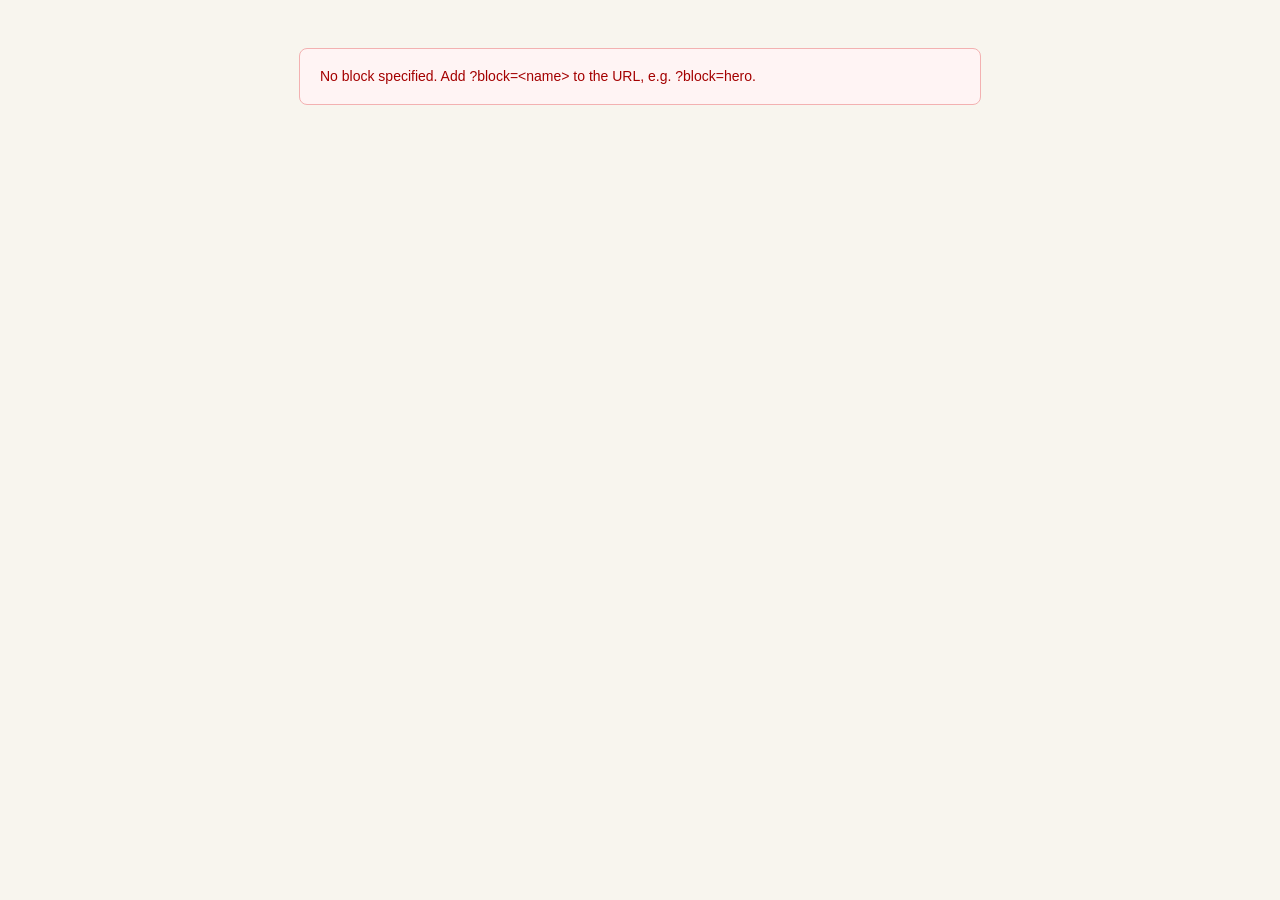
<file: tools/widget-preview.html>
<!DOCTYPE html>
<html lang="en">

<head>
  <meta charset="utf-8">
  <meta name="viewport" content="width=device-width, initial-scale=1">
  <title>Widget Preview</title>
  <!--
    Content-less widget preview harness.

    This is a static file served directly from the EDS *code bus*
    (https://<branch>--<repo>--<org>.aem.page/tools/widget-preview.html), so it
    is available on every branch with NO content document and NO da.live upload.

    It mounts a single EDS block by slug (?block=<name>) using only code-bus
    assets (/styles, /blocks/<name>/<name>.{css,js}) and a tiny inline "preview
    bridge" — so the block renders its built-in SAMPLE_DATA exactly as it would
    standalone. The bridge is defined here (not in the SDK): it sets
    `hostContext.preview === true` and turns every outbound host call into a
    safe no-op, so no MCP host / postMessage handshake is needed and the LLM
    Apps SDK does not have to change.

    Security: the ?block= value flows into a path + dynamic import, so it is
    validated against a strict slug allowlist before use (prevents path
    traversal / loading arbitrary URLs). See SLUG_RE below.
  -->
  <!-- Match the platform CSP (see head.html / 404.html): aem.page enforces
       `script-src 'nonce-aem' 'strict-dynamic'`, so all scripts on a served
       page — including this static one — must carry nonce="aem". -->
  <meta
    http-equiv="Content-Security-Policy"
    content="script-src 'nonce-aem' 'strict-dynamic' 'unsafe-inline' http: https:; base-uri 'self'; object-src 'none';"
    move-to-http-header="true"
  >
  <link rel="stylesheet" href="/styles/styles.css">
  <link rel="stylesheet" href="/styles/fonts.css">
  <style>
    body {
      margin: 0;
    }

    .wp-error {
      max-width: 640px;
      margin: 48px auto;
      padding: 16px 20px;
      border: 1px solid #f3b1b1;
      background: #fff4f4;
      color: #a40000;
      border-radius: 8px;
      font-size: 14px;
      font-family: -apple-system, BlinkMacSystemFont, 'Segoe UI', Roboto, sans-serif;
    }
  </style>
</head>

<body>
  <div class="wp-stage" id="wp-stage"></div>

  <script type="module" nonce="aem">
    // Strict slug allowlist — the ?block= value is used to build a filesystem
    // path and a dynamic import() URL, so it must not contain "/" or ".." etc.
    const SLUG_RE = /^[a-z][a-z0-9-]{0,63}$/;

    const params = new URLSearchParams(window.location.search);
    const slug = params.get('block');

    const stage = document.getElementById('wp-stage');

    function showError(msg) {
      const box = document.createElement('div');
      box.className = 'wp-error';
      box.textContent = msg;
      stage.replaceChildren(box);
      document.body.classList.add('appear');
    }

    // A standalone preview bridge — same shape a block sees from the SDK, but
    // with no host: `hostContext.preview === true` makes blocks render their
    // built-in SAMPLE_DATA, and every outbound host call is a safe no-op. This
    // keeps the LLM Apps SDK unchanged; the harness owns the preview wiring.
    function createPreviewBridge() {
      const prefersDark = typeof window.matchMedia === 'function'
        && window.matchMedia('(prefers-color-scheme: dark)').matches;

      const noop = () => {};
      const asyncNoop = () => Promise.resolve(null);

      return {
        hostContext: {
          preview: true,
          theme: prefersDark ? 'dark' : 'light',
          locale: navigator.language || 'en-US',
          displayMode: 'inline',
        },
        hostCapabilities: {},
        hostInfo: {},
        isEmbedded: false,
        isConnected: false,
        // Promises blocks may await — resolved up-front so nothing hangs.
        toolResult: Promise.resolve({ structuredContent: {} }),
        toolInput: Promise.resolve({}),
        toolCancelled: new Promise(() => {}),
        // Lifecycle / outbound host calls — all safe no-ops in preview.
        connect() { return Promise.resolve(this); },
        destroy: noop,
        applyHostStyles: noop,
        applyContainerDimensions: noop,
        reportSize: noop,
        autoResize: noop,
        sendMessage: asyncNoop,
        updateModelContext: asyncNoop,
        callTool: asyncNoop,
        openLink: asyncNoop,
        requestDisplayMode: asyncNoop,
        readResource: asyncNoop,
        log: noop,
        onContextChange: () => noop,
        onToolInputPartial: () => noop,
      };
    }

    if (!slug) {
      showError('No block specified. Add ?block=<name> to the URL, e.g. ?block=hero.');
    } else if (!SLUG_RE.test(slug)) {
      showError(`Invalid block name "${slug}". Allowed: lowercase letters, digits and hyphens.`);
    } else {
      renderPreview(slug);
    }

    async function renderPreview(name) {
      // Block CSS — code bus, same branch.
      const css = document.createElement('link');
      css.rel = 'stylesheet';
      css.href = `/blocks/${name}/${name}.css`;
      document.head.appendChild(css);

      // Reproduce the EDS decorated DOM: main > section > "<name> block".
      const main = document.createElement('main');
      const section = document.createElement('div');
      section.className = 'section';
      section.dataset.sectionStatus = 'loaded';
      const block = document.createElement('div');
      block.className = `${name} block`;
      block.dataset.blockName = name;
      block.dataset.blockStatus = 'loaded';
      section.appendChild(block);
      main.appendChild(section);
      stage.replaceChildren(main);

      const bridge = createPreviewBridge();
      await bridge.connect();

      try {
        const mod = await import(`/blocks/${name}/${name}.js`);
        if (typeof mod.default !== 'function') {
          throw new Error('block has no default decorate() export');
        }
        await mod.default(block, bridge);
        // EDS styles.css keeps <body> hidden until `.appear` is set (normally
        // added by scripts.js/aem-embed). Reveal it now that the block is in.
        document.body.classList.add('appear');
      } catch (err) {
        showError(`Failed to load block "${name}": ${err && err.message ? err.message : err}`);
      }
    }
  </script>
</body>

</html>
</file>
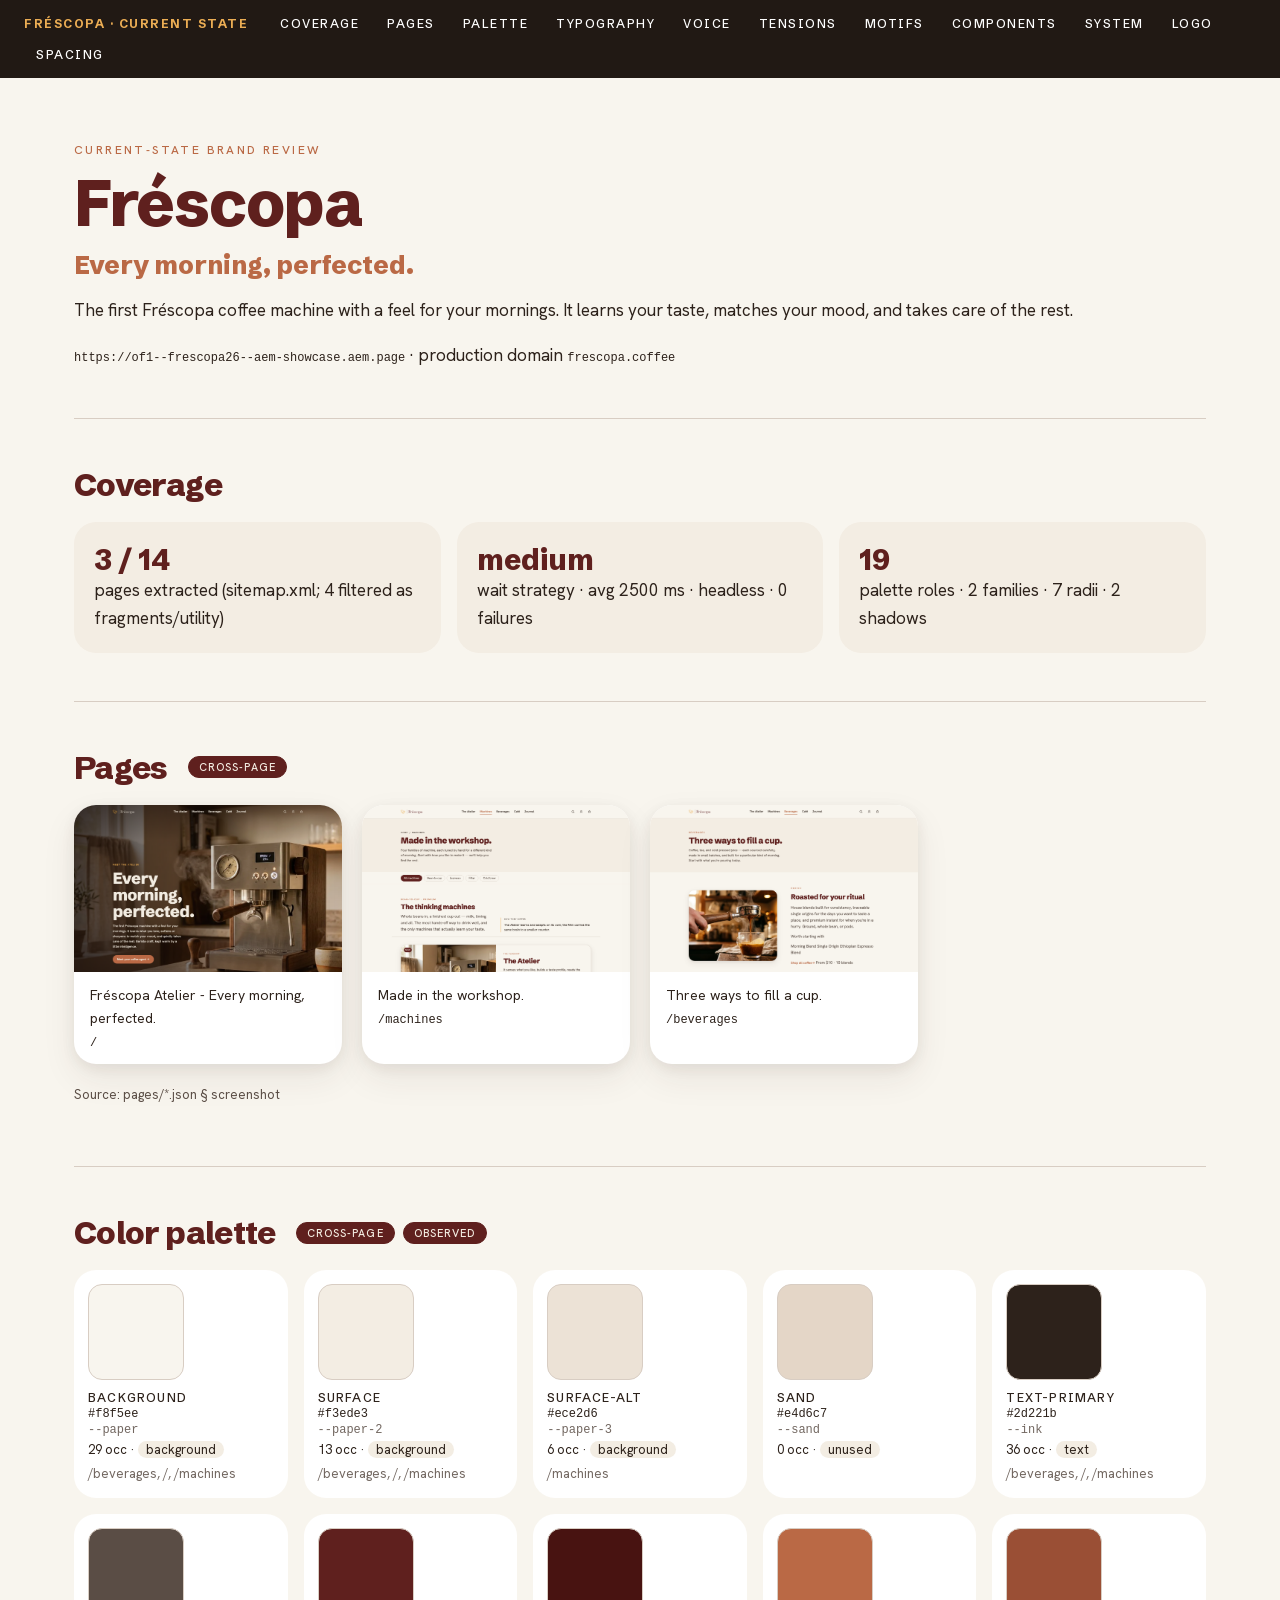
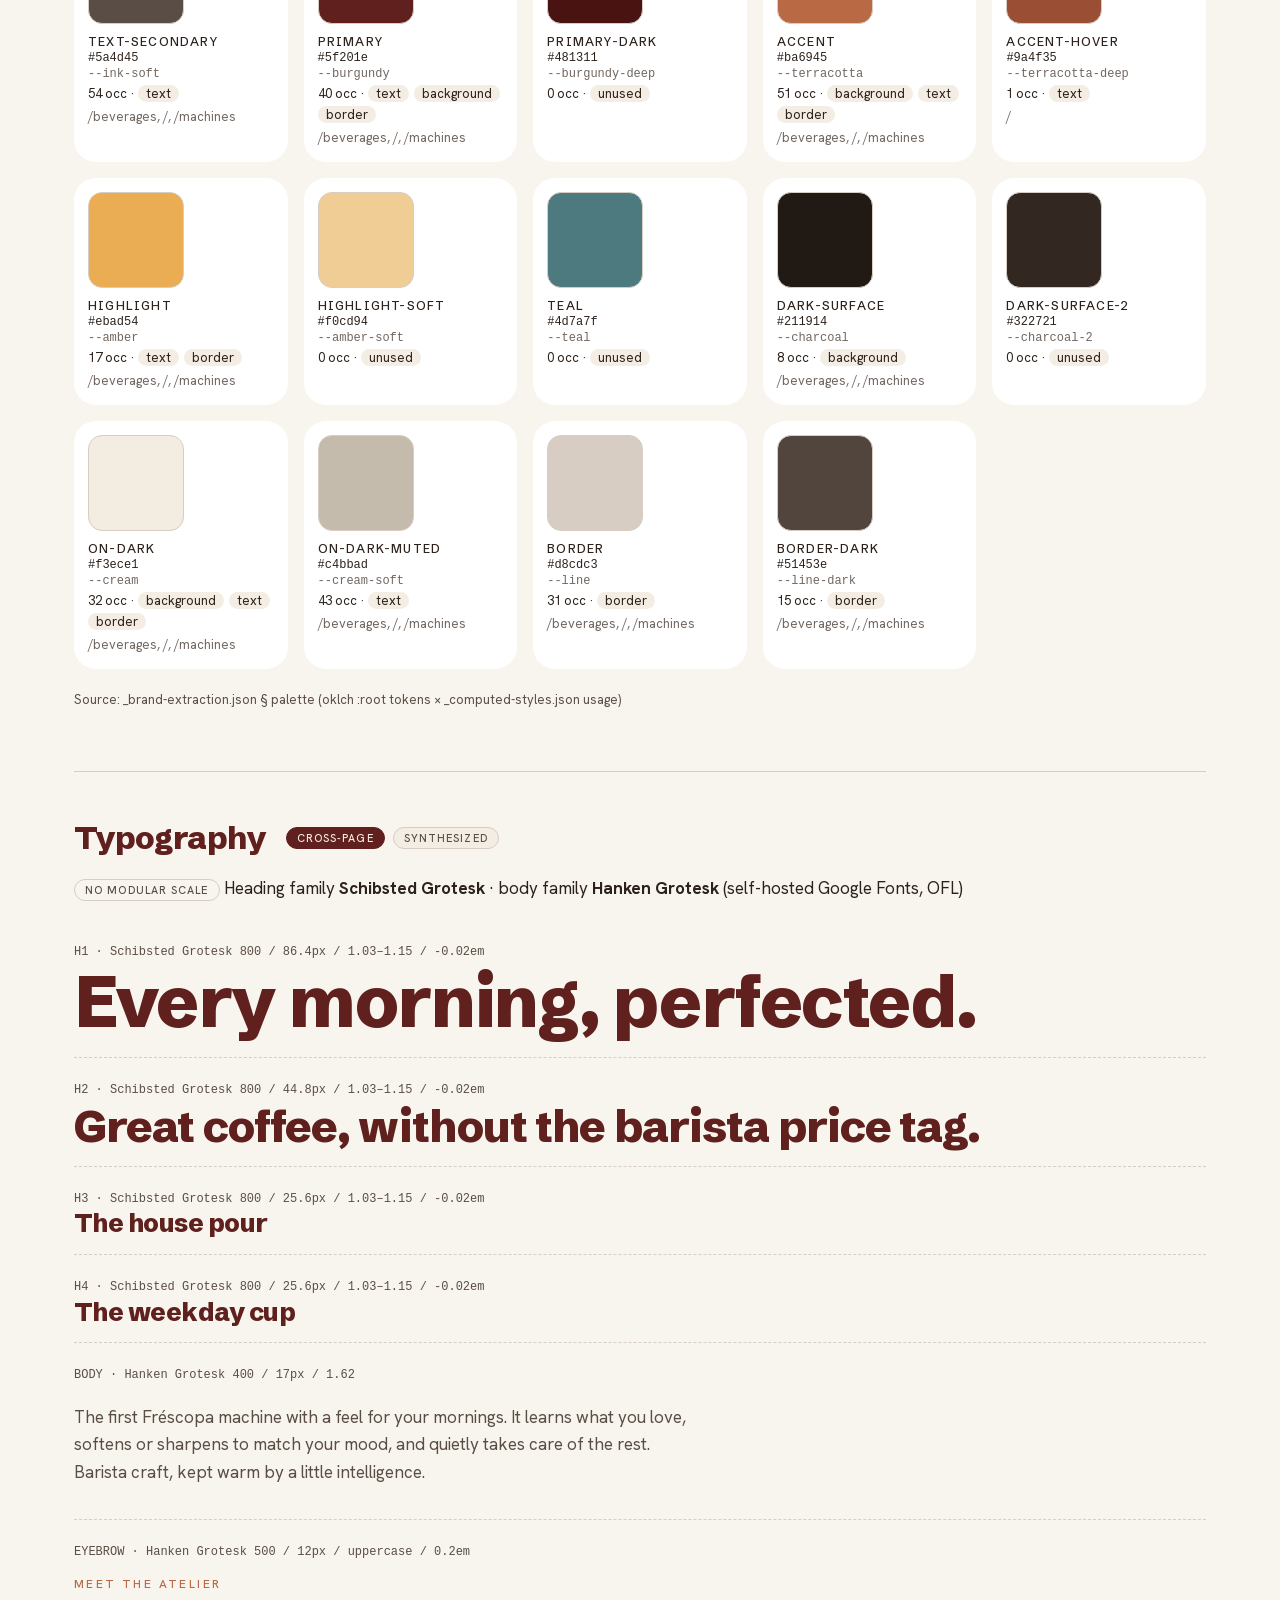
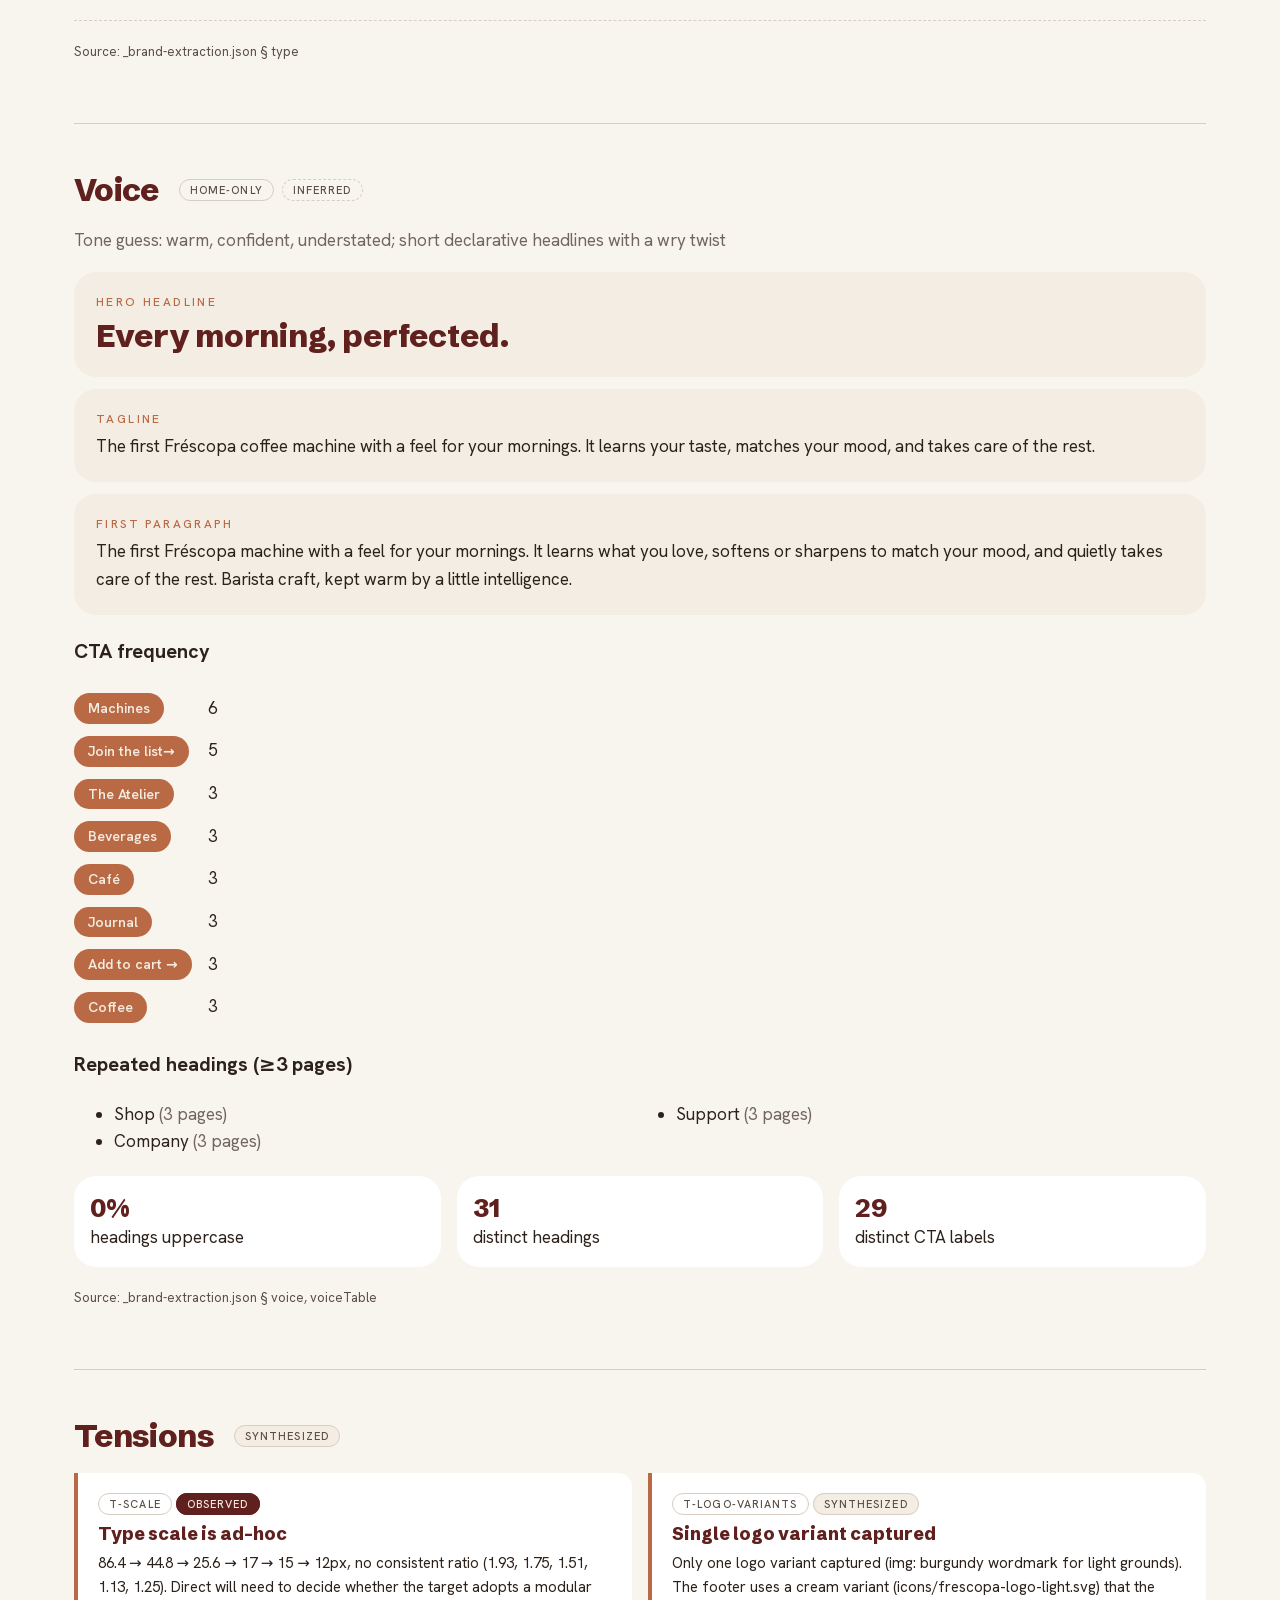
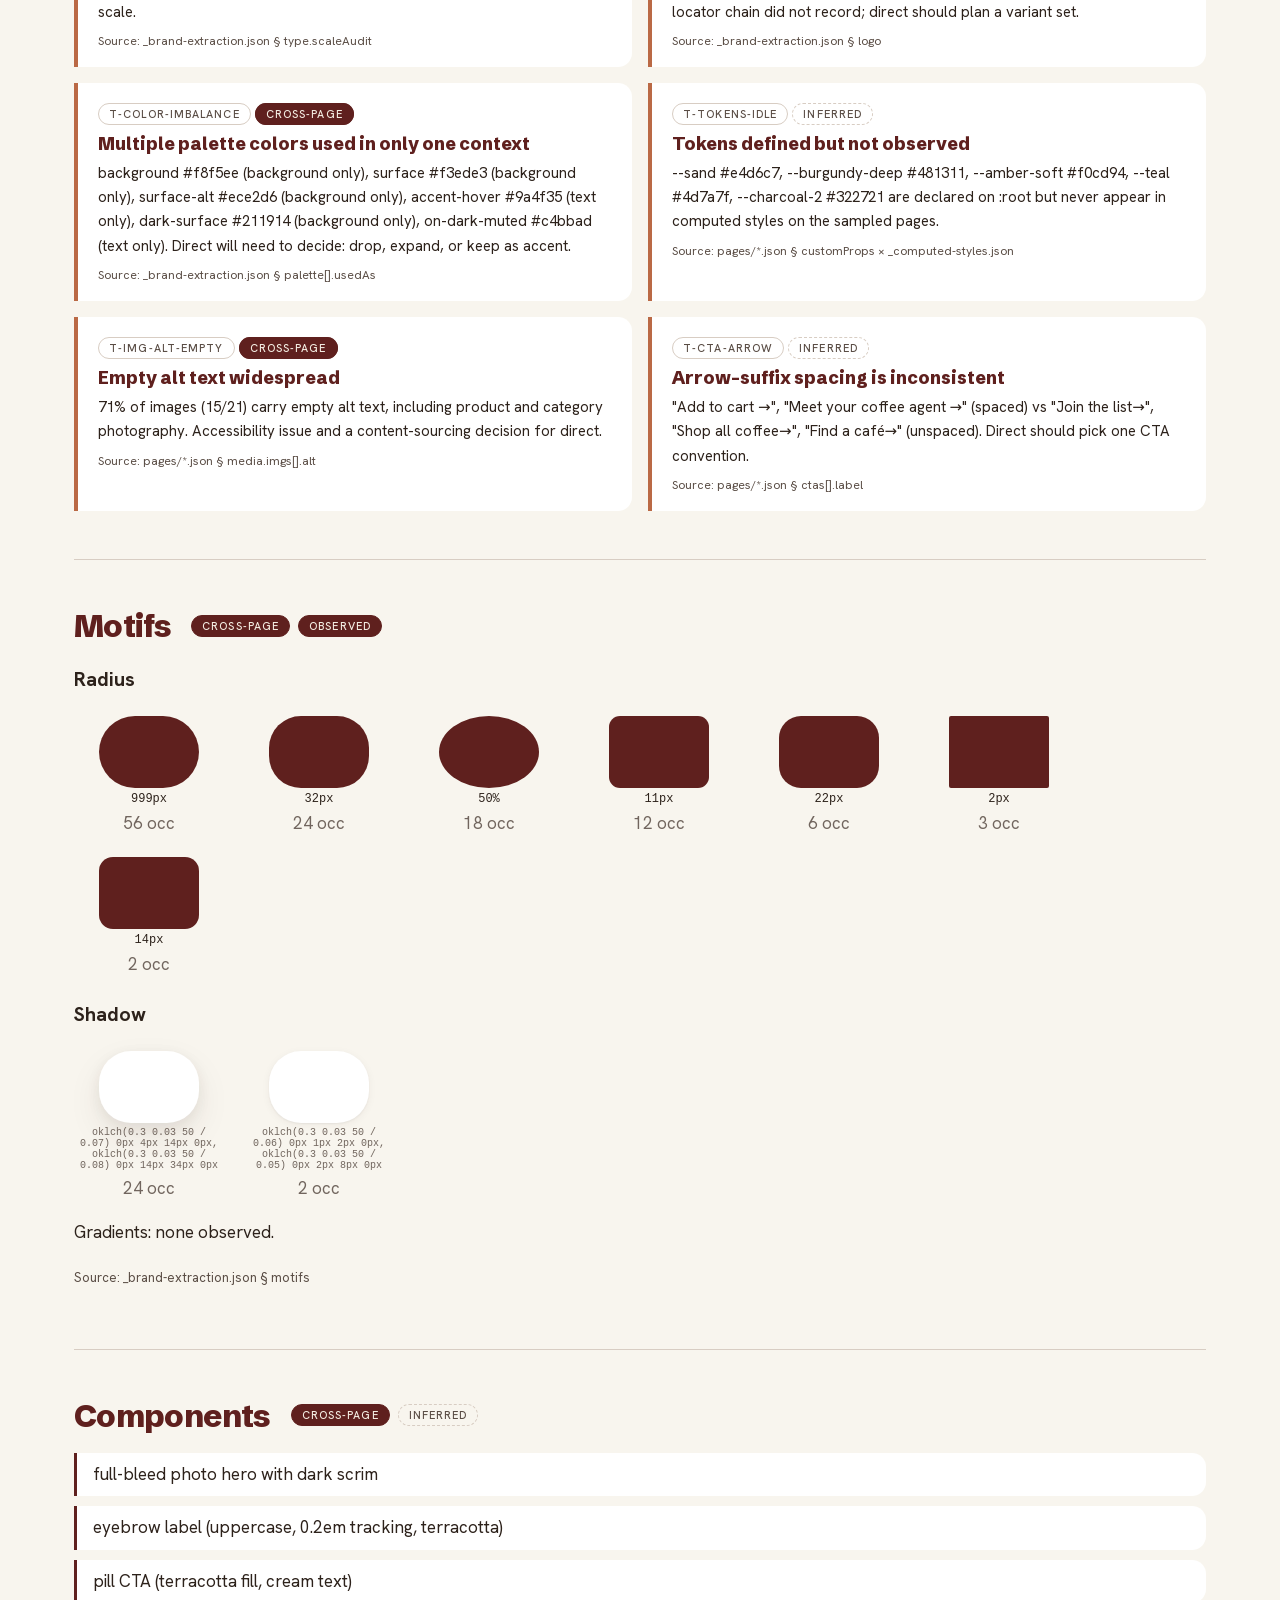
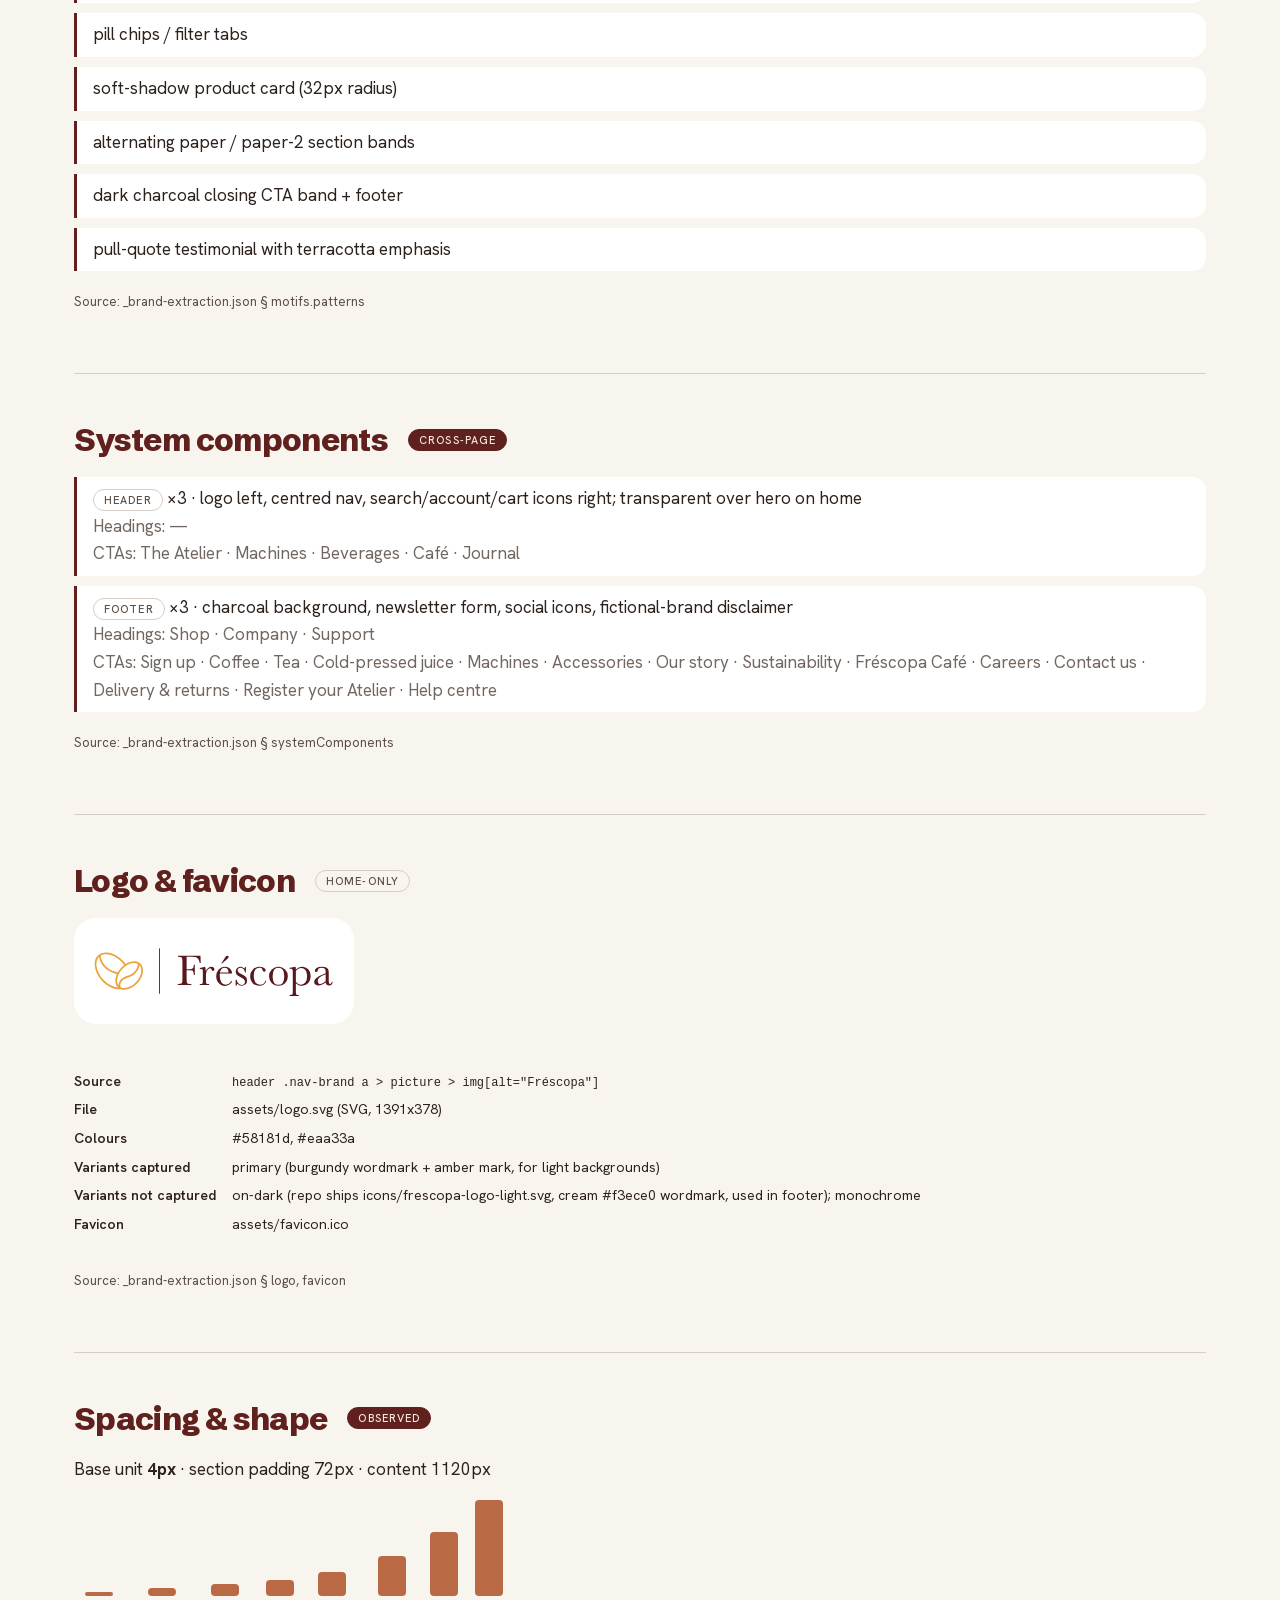
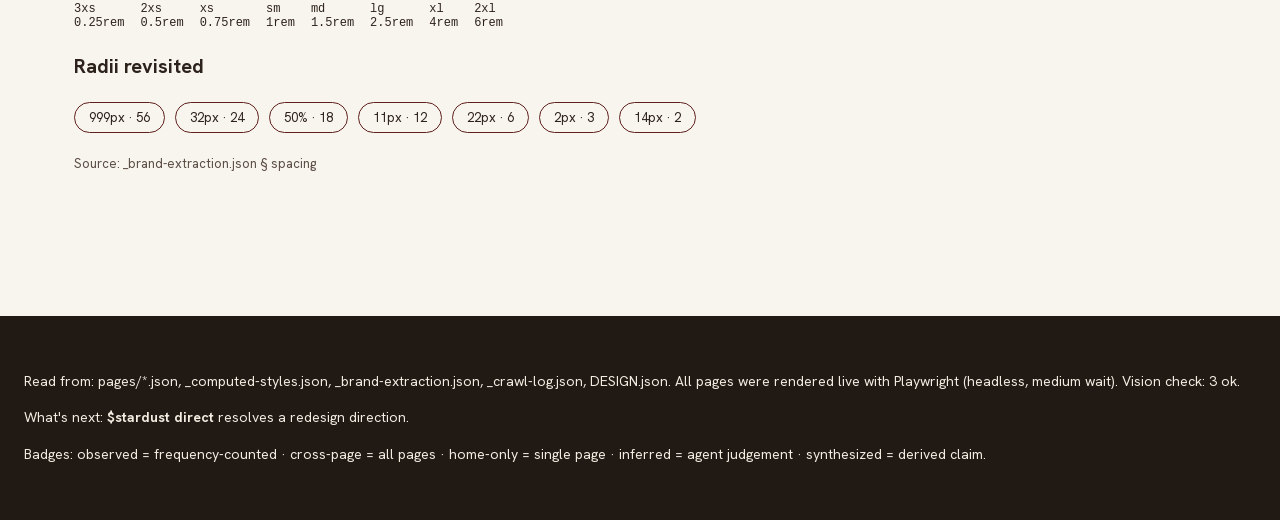
<file: stardust/current/brand-review.html>
<!doctype html><html lang="en"><head><meta charset="utf-8"><meta name="viewport" content="width=device-width,initial-scale=1">
<title>Fréscopa · Current-state brand review</title>
<style>
@font-face{font-family:'Hanken Grotesk';src:url(/fonts/ieVn2YZDLWuGJpnzaiwFXS9tYtpd59CxCis4.woff2) format('woff2');font-weight:400 700;font-display:swap}
@font-face{font-family:'Schibsted Grotesk';src:url(/fonts/Jqz55SSPQuCQF3t8uOwiUL-taUTtap9GayojdSFO.woff2) format('woff2');font-weight:400 900;font-display:swap}
:root{--primary:#5f201e;--primary-dark:#211914;--accent:#ba6945;--bg:#f8f5ee;--surface:#f3ede3;--ink:#2d221b;--soft:#5a4d45;--line:#d8cdc3;--amber:#ebad54;--cream:#f3ece1}
*{box-sizing:border-box}body{margin:0;background:var(--bg);color:var(--ink);font:17px/1.62 'Hanken Grotesk',system-ui,sans-serif}
nav.top{position:sticky;top:0;z-index:9;background:var(--primary-dark);color:#fff;display:flex;flex-wrap:wrap;gap:4px;align-items:center;padding:10px 24px;font:500 12px 'Schibsted Grotesk',sans-serif;text-transform:uppercase;letter-spacing:1.5px}
nav.top b{margin-right:16px;color:var(--amber)}nav.top a{color:#fff;text-decoration:none;padding:6px 12px;border-radius:150px}nav.top a:hover{background:rgba(255,255,255,.18)}
main{max-width:1180px;margin:0 auto;padding:0 24px 80px}
.mast{padding:64px 0 32px}.mast .eyebrow{margin:0}.mast h1{font:800 clamp(2.4rem,5vw,4.4rem)/1.03 'Schibsted Grotesk',sans-serif;letter-spacing:-.02em;color:var(--primary);margin:.2em 0}
.hero-line{color:var(--accent);font:800 1.6rem/1.2 'Schibsted Grotesk',sans-serif;margin:0}.dim{color:var(--soft);opacity:.85}.small{font-size:10px}
.eyebrow{font:500 12px 'Hanken Grotesk';text-transform:uppercase;letter-spacing:.2em;color:var(--accent)}
section{padding:48px 0;border-top:1px solid var(--line)}.sh{display:flex;align-items:center;gap:8px;flex-wrap:wrap;margin-bottom:20px}
.sh h2{font:800 2rem/1.1 'Schibsted Grotesk',sans-serif;color:var(--primary);margin:0 12px 0 0;letter-spacing:-.02em}
.badge{font:500 11px 'Hanken Grotesk';text-transform:uppercase;letter-spacing:.1em;padding:3px 10px;border-radius:999px;border:1px solid var(--line);color:var(--soft)}
.b-cross-page,.b-observed{background:var(--primary);color:var(--cream);border-color:var(--primary)}.b-inferred{border-style:dashed}.b-synthesized{background:var(--surface)}
.src{font-size:13px;color:var(--soft);margin-top:20px}code{font:12px ui-monospace,Menlo,monospace}
.cov{display:flex;gap:16px;flex-wrap:wrap}.cov div{flex:1;min-width:220px;background:var(--surface);border-radius:22px;padding:20px}.cov b{display:block;font:800 1.8rem 'Schibsted Grotesk';color:var(--primary)}
.pages{display:grid;grid-template-columns:repeat(auto-fill,minmax(240px,1fr));gap:20px}.pages figure{margin:0;background:#fff;border-radius:22px;overflow:hidden;box-shadow:0 4px 14px oklch(30% 0.03 50deg / 7%), 0 14px 34px oklch(30% 0.03 50deg / 8%)}
.pages img{width:100%;aspect-ratio:16/10;object-fit:cover;object-position:top;display:block}.pages figcaption{padding:12px 16px;font-size:14px}
.pal{display:grid;grid-template-columns:repeat(auto-fill,minmax(200px,1fr));gap:16px}.sw{background:#fff;border-radius:22px;padding:14px;min-height:200px}
.chip{width:96px;height:96px;border-radius:14px;border:1px solid var(--line)}.swm{display:flex;flex-direction:column;gap:2px;margin-top:10px;font-size:13px}.swm b{font:500 12px 'Schibsted Grotesk';text-transform:uppercase;letter-spacing:.1em}.swm i{font-style:normal;background:var(--surface);border-radius:999px;padding:0 8px;margin-right:2px}
.spec{padding:16px 0;border-bottom:1px dashed var(--line)}.spec code{color:var(--soft)}
.voice{background:var(--surface);border-radius:22px;padding:22px;margin-bottom:12px}.voice .eyebrow{margin:0 0 6px}
table{border-collapse:collapse}td{padding:6px 16px 6px 0}.pill{display:inline-block;background:var(--accent);color:var(--cream);border-radius:999px;padding:4px 14px;font-weight:600;font-size:14px}
.cols{columns:2;gap:32px}.stats{display:flex;gap:16px;flex-wrap:wrap;margin-top:20px}.stats div{flex:1;min-width:160px;background:#fff;border-radius:22px;padding:16px}.stats b{display:block;font:800 1.6rem 'Schibsted Grotesk';color:var(--primary)}
.tens{display:grid;grid-template-columns:1fr;gap:16px}@media(min-width:720px){.tens{grid-template-columns:1fr 1fr}.pages{grid-template-columns:repeat(4,1fr)}}
.ten{background:#fff;border-left:4px solid var(--accent);border-radius:0 14px 14px 0;padding:16px 20px}.ten h4{margin:6px 0;font:800 1.1rem 'Schibsted Grotesk';color:var(--primary)}.ten p{margin:0;font-size:15px}.ten footer{font-size:12px;color:var(--soft);margin-top:8px}
.motifs{display:flex;flex-wrap:wrap;gap:20px}.mo{display:flex;flex-direction:column;align-items:center;gap:4px;width:150px;text-align:center}.box{width:100px;height:72px;background:var(--primary)}.sh-demo{background:#fff;border-radius:32px}
.comp{border-left:3px solid var(--primary);padding:8px 16px;margin:10px 0;background:#fff;border-radius:0 14px 14px 0}
.logo{display:flex;gap:32px;flex-wrap:wrap;align-items:center}.logo img{width:280px;background:#fff;padding:20px;border-radius:22px}dl{display:grid;grid-template-columns:auto 1fr;gap:6px 16px;font-size:14px}dt{font-weight:600}dd{margin:0}
.bars{display:flex;align-items:flex-end;gap:16px}.bar{display:flex;flex-direction:column;align-items:center;gap:6px}.bar div{width:28px;background:var(--accent);border-radius:4px}.radpills{display:flex;gap:10px;flex-wrap:wrap;margin-top:20px}.radpills span{border:1px solid var(--primary);border-radius:999px;padding:4px 14px;font-size:13px}
footer.foot{background:var(--primary-dark);color:var(--cream);padding:40px 24px;font-size:14px}footer.foot a{color:var(--amber)}
@media print{nav.top{position:static}section{break-inside:avoid}}
</style></head><body>
<nav class="top"><b>Fréscopa · Current state</b><a href="#coverage">Coverage</a><a href="#pages">Pages</a><a href="#palette">Palette</a><a href="#type">Typography</a><a href="#voice">Voice</a><a href="#tensions">Tensions</a><a href="#motifs">Motifs</a><a href="#components">Components</a><a href="#system">System</a><a href="#logo">Logo</a><a href="#spacing">Spacing</a></nav>
<main>
<div class="mast"><p class="eyebrow">Current-state brand review</p><h1>Fréscopa</h1><p class="hero-line">Every morning, perfected.</p><p>The first Fréscopa coffee machine with a feel for your mornings. It learns your taste, matches your mood, and takes care of the rest.</p><p><code>https://of1--frescopa26--aem-showcase.aem.page</code> · production domain <code>frescopa.coffee</code></p></div>
<section id="coverage"><header class="sh"><h2>Coverage</h2></header><div class="cov"><div><b>3 / 14</b>pages extracted (sitemap.xml; 4 filtered as fragments/utility)</div><div><b>medium</b>wait strategy · avg 2500 ms · headless · 0 failures</div><div><b>19</b>palette roles · 2 families · 7 radii · 2 shadows</div></div></section>
<section id="pages"><header class="sh"><h2>Pages</h2><span class="badge b-cross-page">cross-page</span></header><div class="pages"><figure><a href="assets/screenshots/index.png"><img src="assets/screenshots/index.png" alt="Screenshot of Fréscopa Atelier - Every morning, perfected." loading="lazy"></a><figcaption>Fréscopa Atelier - Every morning, perfected.<br><code>/</code></figcaption></figure><figure><a href="assets/screenshots/machines.png"><img src="assets/screenshots/machines.png" alt="Screenshot of Made in the workshop." loading="lazy"></a><figcaption>Made in the workshop.<br><code>/machines</code></figcaption></figure><figure><a href="assets/screenshots/beverages.png"><img src="assets/screenshots/beverages.png" alt="Screenshot of Three ways to fill a cup." loading="lazy"></a><figcaption>Three ways to fill a cup.<br><code>/beverages</code></figcaption></figure></div><p class="src">Source: pages/*.json § screenshot</p></section>
<section id="palette"><header class="sh"><h2>Color palette</h2><span class="badge b-cross-page">cross-page</span><span class="badge b-observed">observed</span></header><div class="pal"><div class="sw"><div class="chip" style="background:#f8f5ee"></div><div class="swm"><b>background</b><code>#f8f5ee</code><code class="dim">--paper</code><span>29 occ · <i>background</i></span><span class="dim">/beverages, /, /machines</span></div></div><div class="sw"><div class="chip" style="background:#f3ede3"></div><div class="swm"><b>surface</b><code>#f3ede3</code><code class="dim">--paper-2</code><span>13 occ · <i>background</i></span><span class="dim">/beverages, /, /machines</span></div></div><div class="sw"><div class="chip" style="background:#ece2d6"></div><div class="swm"><b>surface-alt</b><code>#ece2d6</code><code class="dim">--paper-3</code><span>6 occ · <i>background</i></span><span class="dim">/machines</span></div></div><div class="sw"><div class="chip" style="background:#e4d6c7"></div><div class="swm"><b>sand</b><code>#e4d6c7</code><code class="dim">--sand</code><span>0 occ · <i>unused</i></span><span class="dim"></span></div></div><div class="sw"><div class="chip" style="background:#2d221b"></div><div class="swm"><b>text-primary</b><code>#2d221b</code><code class="dim">--ink</code><span>36 occ · <i>text</i></span><span class="dim">/beverages, /, /machines</span></div></div><div class="sw"><div class="chip" style="background:#5a4d45"></div><div class="swm"><b>text-secondary</b><code>#5a4d45</code><code class="dim">--ink-soft</code><span>54 occ · <i>text</i></span><span class="dim">/beverages, /, /machines</span></div></div><div class="sw"><div class="chip" style="background:#5f201e"></div><div class="swm"><b>primary</b><code>#5f201e</code><code class="dim">--burgundy</code><span>40 occ · <i>text</i> <i>background</i> <i>border</i></span><span class="dim">/beverages, /, /machines</span></div></div><div class="sw"><div class="chip" style="background:#481311"></div><div class="swm"><b>primary-dark</b><code>#481311</code><code class="dim">--burgundy-deep</code><span>0 occ · <i>unused</i></span><span class="dim"></span></div></div><div class="sw"><div class="chip" style="background:#ba6945"></div><div class="swm"><b>accent</b><code>#ba6945</code><code class="dim">--terracotta</code><span>51 occ · <i>background</i> <i>text</i> <i>border</i></span><span class="dim">/beverages, /, /machines</span></div></div><div class="sw"><div class="chip" style="background:#9a4f35"></div><div class="swm"><b>accent-hover</b><code>#9a4f35</code><code class="dim">--terracotta-deep</code><span>1 occ · <i>text</i></span><span class="dim">/</span></div></div><div class="sw"><div class="chip" style="background:#ebad54"></div><div class="swm"><b>highlight</b><code>#ebad54</code><code class="dim">--amber</code><span>17 occ · <i>text</i> <i>border</i></span><span class="dim">/beverages, /, /machines</span></div></div><div class="sw"><div class="chip" style="background:#f0cd94"></div><div class="swm"><b>highlight-soft</b><code>#f0cd94</code><code class="dim">--amber-soft</code><span>0 occ · <i>unused</i></span><span class="dim"></span></div></div><div class="sw"><div class="chip" style="background:#4d7a7f"></div><div class="swm"><b>teal</b><code>#4d7a7f</code><code class="dim">--teal</code><span>0 occ · <i>unused</i></span><span class="dim"></span></div></div><div class="sw"><div class="chip" style="background:#211914"></div><div class="swm"><b>dark-surface</b><code>#211914</code><code class="dim">--charcoal</code><span>8 occ · <i>background</i></span><span class="dim">/beverages, /, /machines</span></div></div><div class="sw"><div class="chip" style="background:#322721"></div><div class="swm"><b>dark-surface-2</b><code>#322721</code><code class="dim">--charcoal-2</code><span>0 occ · <i>unused</i></span><span class="dim"></span></div></div><div class="sw"><div class="chip" style="background:#f3ece1"></div><div class="swm"><b>on-dark</b><code>#f3ece1</code><code class="dim">--cream</code><span>32 occ · <i>background</i> <i>text</i> <i>border</i></span><span class="dim">/beverages, /, /machines</span></div></div><div class="sw"><div class="chip" style="background:#c4bbad"></div><div class="swm"><b>on-dark-muted</b><code>#c4bbad</code><code class="dim">--cream-soft</code><span>43 occ · <i>text</i></span><span class="dim">/beverages, /, /machines</span></div></div><div class="sw"><div class="chip" style="background:#d8cdc3"></div><div class="swm"><b>border</b><code>#d8cdc3</code><code class="dim">--line</code><span>31 occ · <i>border</i></span><span class="dim">/beverages, /, /machines</span></div></div><div class="sw"><div class="chip" style="background:#51453e"></div><div class="swm"><b>border-dark</b><code>#51453e</code><code class="dim">--line-dark</code><span>15 occ · <i>border</i></span><span class="dim">/beverages, /, /machines</span></div></div></div><p class="src">Source: _brand-extraction.json § palette (oklch :root tokens × _computed-styles.json usage)</p></section>
<section id="type"><header class="sh"><h2>Typography</h2><span class="badge b-cross-page">cross-page</span><span class="badge b-synthesized">synthesized</span></header><p><span class="badge">No modular scale</span> Heading family <b>Schibsted Grotesk</b> · body family <b>Hanken Grotesk</b> (self-hosted Google Fonts, OFL)</p><div class="spec"><code>H1 · Schibsted Grotesk 800 / 86.4px / 1.03–1.15 / -0.02em</code><div style="font-family:'Schibsted Grotesk';font-weight:800;font-size:72px;line-height:1.08;letter-spacing:-0.02em;color:#5f201e">Every morning, perfected.</div></div><div class="spec"><code>H2 · Schibsted Grotesk 800 / 44.8px / 1.03–1.15 / -0.02em</code><div style="font-family:'Schibsted Grotesk';font-weight:800;font-size:44.8px;line-height:1.08;letter-spacing:-0.02em;color:#5f201e">Great coffee, without the barista price tag.</div></div><div class="spec"><code>H3 · Schibsted Grotesk 800 / 25.6px / 1.03–1.15 / -0.02em</code><div style="font-family:'Schibsted Grotesk';font-weight:800;font-size:25.6px;line-height:1.08;letter-spacing:-0.02em;color:#5f201e">The house pour</div></div><div class="spec"><code>H4 · Schibsted Grotesk 800 / 25.6px / 1.03–1.15 / -0.02em</code><div style="font-family:'Schibsted Grotesk';font-weight:800;font-size:25.6px;line-height:1.08;letter-spacing:-0.02em;color:#5f201e">The weekday cup</div></div><div class="spec"><code>BODY · Hanken Grotesk 400 / 17px / 1.62</code><p style="font-size:17px;line-height:1.62;color:#5a4d45;max-width:62ch">The first Fréscopa machine with a feel for your mornings. It learns what you love, softens or sharpens to match your mood, and quietly takes care of the rest. Barista craft, kept warm by a little intelligence.</p></div><div class="spec"><code>EYEBROW · Hanken Grotesk 500 / 12px / uppercase / 0.2em</code><p class="eyebrow">Meet the Atelier</p></div><p class="src">Source: _brand-extraction.json § type</p></section>
<section id="voice"><header class="sh"><h2>Voice</h2><span class="badge b-home-only">home-only</span><span class="badge b-inferred">inferred</span></header><p class="dim">Tone guess: warm, confident, understated; short declarative headlines with a wry twist</p><div class="voice"><p class="eyebrow">Hero headline</p><div style="font:800 2rem 'Schibsted Grotesk';color:var(--primary)">Every morning, perfected.</div></div><div class="voice"><p class="eyebrow">Tagline</p>The first Fréscopa coffee machine with a feel for your mornings. It learns your taste, matches your mood, and takes care of the rest.</div><div class="voice"><p class="eyebrow">First paragraph</p>The first Fréscopa machine with a feel for your mornings. It learns what you love, softens or sharpens to match your mood, and quietly takes care of the rest. Barista craft, kept warm by a little intelligence.</div><h3>CTA frequency</h3><table><tr><td><span class="pill">Machines</span></td><td>6</td></tr><tr><td><span class="pill">Join the list→</span></td><td>5</td></tr><tr><td><span class="pill">The Atelier</span></td><td>3</td></tr><tr><td><span class="pill">Beverages</span></td><td>3</td></tr><tr><td><span class="pill">Café</span></td><td>3</td></tr><tr><td><span class="pill">Journal</span></td><td>3</td></tr><tr><td><span class="pill">Add to cart →</span></td><td>3</td></tr><tr><td><span class="pill">Coffee</span></td><td>3</td></tr></table><h3>Repeated headings (≥3 pages)</h3><ul class="cols"><li>Shop <span class="dim">(3 pages)</span></li><li>Company <span class="dim">(3 pages)</span></li><li>Support <span class="dim">(3 pages)</span></li></ul><div class="stats"><div><b>0%</b>headings uppercase</div><div><b>31</b>distinct headings</div><div><b>29</b>distinct CTA labels</div></div><p class="src">Source: _brand-extraction.json § voice, voiceTable</p></section>
<section id="tensions"><header class="sh"><h2>Tensions</h2><span class="badge b-synthesized">synthesized</span></header><div class="tens"><div class="ten"><span class="badge">T-scale</span> <span class="badge b-observed">observed</span><h4>Type scale is ad-hoc</h4><p>86.4 → 44.8 → 25.6 → 17 → 15 → 12px, no consistent ratio (1.93, 1.75, 1.51, 1.13, 1.25). Direct will need to decide whether the target adopts a modular scale.</p><footer>Source: _brand-extraction.json § type.scaleAudit</footer></div><div class="ten"><span class="badge">T-logo-variants</span> <span class="badge b-synthesized">synthesized</span><h4>Single logo variant captured</h4><p>Only one logo variant captured (img: burgundy wordmark for light grounds). The footer uses a cream variant (icons/frescopa-logo-light.svg) that the locator chain did not record; direct should plan a variant set.</p><footer>Source: _brand-extraction.json § logo</footer></div><div class="ten"><span class="badge">T-color-imbalance</span> <span class="badge b-cross-page">cross-page</span><h4>Multiple palette colors used in only one context</h4><p>background #f8f5ee (background only), surface #f3ede3 (background only), surface-alt #ece2d6 (background only), accent-hover #9a4f35 (text only), dark-surface #211914 (background only), on-dark-muted #c4bbad (text only). Direct will need to decide: drop, expand, or keep as accent.</p><footer>Source: _brand-extraction.json § palette[].usedAs</footer></div><div class="ten"><span class="badge">T-tokens-idle</span> <span class="badge b-inferred">inferred</span><h4>Tokens defined but not observed</h4><p>--sand #e4d6c7, --burgundy-deep #481311, --amber-soft #f0cd94, --teal #4d7a7f, --charcoal-2 #322721 are declared on :root but never appear in computed styles on the sampled pages.</p><footer>Source: pages/*.json § customProps × _computed-styles.json</footer></div><div class="ten"><span class="badge">T-img-alt-empty</span> <span class="badge b-cross-page">cross-page</span><h4>Empty alt text widespread</h4><p>71% of images (15/21) carry empty alt text, including product and category photography. Accessibility issue and a content-sourcing decision for direct.</p><footer>Source: pages/*.json § media.imgs[].alt</footer></div><div class="ten"><span class="badge">T-cta-arrow</span> <span class="badge b-inferred">inferred</span><h4>Arrow-suffix spacing is inconsistent</h4><p>&quot;Add to cart →&quot;, &quot;Meet your coffee agent →&quot; (spaced) vs &quot;Join the list→&quot;, &quot;Shop all coffee→&quot;, &quot;Find a café→&quot; (unspaced). Direct should pick one CTA convention.</p><footer>Source: pages/*.json § ctas[].label</footer></div></div></section>
<section id="motifs"><header class="sh"><h2>Motifs</h2><span class="badge b-cross-page">cross-page</span><span class="badge b-observed">observed</span></header><h3>Radius</h3><div class="motifs"><div class="mo"><div class="box" style="border-radius:999px"></div><code>999px</code><span class="dim">56 occ</span></div><div class="mo"><div class="box" style="border-radius:32px"></div><code>32px</code><span class="dim">24 occ</span></div><div class="mo"><div class="box" style="border-radius:50%"></div><code>50%</code><span class="dim">18 occ</span></div><div class="mo"><div class="box" style="border-radius:11px"></div><code>11px</code><span class="dim">12 occ</span></div><div class="mo"><div class="box" style="border-radius:22px"></div><code>22px</code><span class="dim">6 occ</span></div><div class="mo"><div class="box" style="border-radius:2px"></div><code>2px</code><span class="dim">3 occ</span></div><div class="mo"><div class="box" style="border-radius:14px"></div><code>14px</code><span class="dim">2 occ</span></div></div><h3>Shadow</h3><div class="motifs"><div class="mo"><div class="box sh-demo" style="box-shadow:oklch(0.3 0.03 50 / 0.07) 0px 4px 14px 0px, oklch(0.3 0.03 50 / 0.08) 0px 14px 34px 0px"></div><code class="dim small">oklch(0.3 0.03 50 / 0.07) 0px 4px 14px 0px, oklch(0.3 0.03 50 / 0.08) 0px 14px 34px 0px</code><span class="dim">24 occ</span></div><div class="mo"><div class="box sh-demo" style="box-shadow:oklch(0.3 0.03 50 / 0.06) 0px 1px 2px 0px, oklch(0.3 0.03 50 / 0.05) 0px 2px 8px 0px"></div><code class="dim small">oklch(0.3 0.03 50 / 0.06) 0px 1px 2px 0px, oklch(0.3 0.03 50 / 0.05) 0px 2px 8px 0px</code><span class="dim">2 occ</span></div></div><p>Gradients: none observed.</p><p class="src">Source: _brand-extraction.json § motifs</p></section>
<section id="components"><header class="sh"><h2>Components</h2><span class="badge b-cross-page">cross-page</span><span class="badge b-inferred">inferred</span></header><div class="comp">full-bleed photo hero with dark scrim</div><div class="comp">eyebrow label (uppercase, 0.2em tracking, terracotta)</div><div class="comp">pill CTA (terracotta fill, cream text)</div><div class="comp">pill chips / filter tabs</div><div class="comp">soft-shadow product card (32px radius)</div><div class="comp">alternating paper / paper-2 section bands</div><div class="comp">dark charcoal closing CTA band + footer</div><div class="comp">pull-quote testimonial with terracotta emphasis</div><p class="src">Source: _brand-extraction.json § motifs.patterns</p></section>
<section id="system"><header class="sh"><h2>System components</h2><span class="badge b-cross-page">cross-page</span></header><div class="comp"><span class="badge">header</span> ×3 · logo left, centred nav, search/account/cart icons right; transparent over hero on home<br><span class="dim">Headings: —</span><br><span class="dim">CTAs: The Atelier · Machines · Beverages · Café · Journal</span></div><div class="comp"><span class="badge">footer</span> ×3 · charcoal background, newsletter form, social icons, fictional-brand disclaimer<br><span class="dim">Headings: Shop · Company · Support</span><br><span class="dim">CTAs: Sign up · Coffee · Tea · Cold-pressed juice · Machines · Accessories · Our story · Sustainability · Fréscopa Café · Careers · Contact us · Delivery & returns · Register your Atelier · Help centre</span></div><p class="src">Source: _brand-extraction.json § systemComponents</p></section>
<section id="logo"><header class="sh"><h2>Logo &amp; favicon</h2><span class="badge b-home-only">home-only</span></header><div class="logo"><img src="assets/logo.svg" alt="Fréscopa logo"><dl><dt>Source</dt><dd><code>header .nav-brand a &gt; picture &gt; img[alt=&quot;Fréscopa&quot;]</code></dd><dt>File</dt><dd>assets/logo.svg (SVG, 1391x378)</dd><dt>Colours</dt><dd>#58181d, #eaa33a</dd><dt>Variants captured</dt><dd>primary (burgundy wordmark + amber mark, for light backgrounds)</dd><dt>Variants not captured</dt><dd>on-dark (repo ships icons/frescopa-logo-light.svg, cream #f3ece0 wordmark, used in footer); monochrome</dd><dt>Favicon</dt><dd>assets/favicon.ico</dd></dl></div><p class="src">Source: _brand-extraction.json § logo, favicon</p></section>
<section id="spacing"><header class="sh"><h2>Spacing &amp; shape</h2><span class="badge b-observed">observed</span></header><p>Base unit <b>4px</b> · section padding 72px · content 1120px</p><div class="bars"><div class="bar"><div style="height:4px"></div><code>3xs<br>0.25rem</code></div><div class="bar"><div style="height:8px"></div><code>2xs<br>0.5rem</code></div><div class="bar"><div style="height:12px"></div><code>xs<br>0.75rem</code></div><div class="bar"><div style="height:16px"></div><code>sm<br>1rem</code></div><div class="bar"><div style="height:24px"></div><code>md<br>1.5rem</code></div><div class="bar"><div style="height:40px"></div><code>lg<br>2.5rem</code></div><div class="bar"><div style="height:64px"></div><code>xl<br>4rem</code></div><div class="bar"><div style="height:96px"></div><code>2xl<br>6rem</code></div></div><h3>Radii revisited</h3><div class="radpills"><span>999px · 56</span><span>32px · 24</span><span>50% · 18</span><span>11px · 12</span><span>22px · 6</span><span>2px · 3</span><span>14px · 2</span></div><p class="src">Source: _brand-extraction.json § spacing</p></section>
</main>
<footer class="foot"><p>Read from: pages/*.json, _computed-styles.json, _brand-extraction.json, _crawl-log.json, DESIGN.json. All pages were rendered live with Playwright (headless, medium wait). Vision check: 3 ok.</p><p>What's next: <b>$stardust direct</b> resolves a redesign direction.</p><p>Badges: observed = frequency-counted · cross-page = all pages · home-only = single page · inferred = agent judgement · synthesized = derived claim.</p></footer>
</body></html>
</file>
<file: styles/styles.css>
@import url('brand.css');

/*
 * Copyright 2020 Adobe. All rights reserved.
 * This file is licensed to you under the Apache License, Version 2.0 (the "License");
 * you may not use this file except in compliance with the License. You may obtain a copy
 * of the License at http://www.apache.org/licenses/LICENSE-2.0
 *
 * Unless required by applicable law or agreed to in writing, software distributed under
 * the License is distributed on an "AS IS" BASIS, WITHOUT WARRANTIES OR REPRESENTATIONS
 * OF ANY KIND, either express or implied. See the License for the specific language
 * governing permissions and limitations under the License.
 */

:root {
  /* colors (mapped to brand tokens in brand.css) */
  --background-color: var(--paper);
  --light-color: var(--paper-2);
  --dark-color: var(--charcoal);
  --text-color: var(--ink);
  --link-color: var(--terracotta);
  --link-hover-color: var(--terracotta-deep);

  /* fonts */
  --body-font-family: "Hanken Grotesk", system-ui, sans-serif;
  --heading-font-family: "Schibsted Grotesk", system-ui, sans-serif;

  /* body sizes */
  --body-font-size-m: 1.0625rem;
  --body-font-size-s: 0.9375rem;
  --body-font-size-xs: 0.8125rem;

  /* heading sizes (fluid, matching source) */
  --heading-font-size-xxl: var(--fs-h1);
  --heading-font-size-xl: var(--fs-h2);
  --heading-font-size-l: var(--fs-h3);
  --heading-font-size-m: var(--fs-h4);
  --heading-font-size-s: var(--fs-body-lg);
  --heading-font-size-xs: var(--fs-body);
}

body {
  display: none;
  margin: 0;
  background-color: var(--background-color);
  color: var(--text-color);
  font-family: var(--body-font-family);
  font-size: var(--body-font-size-m);
  line-height: var(--lh-body);
}

body.appear {
  display: block;
}

header {
  height: var(--nav-height);
}

header .header,
footer .footer {
  visibility: hidden;
}

/* Give the footer its charcoal ground before the block CSS loads, so the space
   it reserves while decorating doesn't flash the paper body background. */
footer {
  background-color: var(--charcoal);
}

header .header[data-block-status="loaded"],
footer .footer[data-block-status="loaded"] {
  visibility: visible;
}

h1,
h2,
h3,
h4,
h5,
h6 {
  margin-top: 0.8em;
  margin-bottom: 0.25em;
  font-family: var(--heading-font-family);
  font-weight: 700;
  line-height: var(--lh-snug);
  letter-spacing: var(--tracking-tight);
  color: var(--burgundy);
  scroll-margin: 40px;
}

h1 {
  font-size: var(--heading-font-size-xxl);
  font-weight: 800;
  line-height: var(--lh-tight);
  color: var(--ink);
}

h2 { 
  font-size: var(--heading-font-size-xl);
  margin-top: 0; 
}
h3 { font-size: var(--heading-font-size-l); }
h4 { font-size: var(--heading-font-size-m); }
h5 { font-size: var(--heading-font-size-s); }
h6 { font-size: var(--heading-font-size-xs); }

p,
dl,
ol,
ul,
pre,
blockquote {
  margin-top: 0.8em;
  margin-bottom: 0.25em;
}

main p {
  color: var(--ink-soft);
  line-height: var(--lh-body);
}

code,
pre {
  font-size: var(--body-font-size-s);
}

pre {
  padding: 16px;
  border-radius: 8px;
  background-color: var(--light-color);
  overflow-x: auto;
  white-space: pre;
}

main > div {
  margin: 40px 16px;
}

input,
textarea,
select,
button {
  font: inherit;
}

/* links */
a:any-link {
  color: var(--link-color);
  text-decoration: none;
  overflow-wrap: break-word;
}

a:hover {
  color: var(--link-hover-color);
  text-decoration: underline;
}

/* buttons */
p.button-wrapper {
  margin: 12px 0;
}

a.button:any-link,
button.button {
  box-sizing: border-box;
  display: inline-flex;
  align-items: center;
  justify-content: center;
  gap: 0.5em;
  max-width: 100%;
  margin: 0;
  border: 1px solid var(--terracotta);
  border-radius: var(--r-pill);
  padding: 0.85em 1.6em;
  font: inherit;
  font-weight: 600;
  line-height: 1.25;
  letter-spacing: 0.01em;
  background-color: var(--terracotta);
  color: var(--cream);
  text-decoration: none;
  cursor: pointer;
  transition: background-color var(--dur-1) var(--ease-quint), border-color var(--dur-1) var(--ease-quint), color var(--dur-1) var(--ease-quint);
  overflow: hidden;
  text-overflow: ellipsis;
  white-space: nowrap;
}

a.button:any-link:hover,
button.button:hover {
  background-color: var(--terracotta-deep);
  border-color: var(--terracotta-deep);
  color: var(--cream);
  text-decoration: none;
}

a.button[aria-disabled="true"],
button.button:disabled {
  cursor: not-allowed;
  pointer-events: none;
}

a.button.primary,
button.button.primary {
  border-color: var(--text-color);
  background-color: var(--text-color);
  color: var(--background-color);
}

a.button.primary:hover,
a.button.primary:focus-visible,
button.button.primary:hover,
button.button.primary:focus-visible {
  border-color: var(--dark-color);
  background-color: var(--dark-color);
  color: var(--light-color);
}

a.button.primary[aria-disabled="true"],
a.button.primary[aria-disabled="true"]:hover,
a.button.primary[aria-disabled="true"]:focus-visible,
button.button.primary:disabled,
button.button.primary:disabled:hover,
button.button.primary:disabled:focus-visible {
  background-color: var(--light-color);
  border-color: var(--light-color);
  color: var(--dark-color);
}

a.button.secondary,
button.button.secondary {
  border-color: var(--text-color);
  background-color: transparent;
  color: var(--text-color);
}

a.button.secondary:hover,
a.button.secondary:focus-visible,
button.button.secondary:hover,
button.button.secondary:focus-visible {
  border-color: var(--dark-color);
  background-color: var(--light-color);
  color: var(--dark-color);
}

a.button.secondary[aria-disabled="true"],
a.button.secondary[aria-disabled="true"]:hover,
a.button.secondary[aria-disabled="true"]:focus-visible,
button.button.secondary:disabled,
button.button.secondary:disabled:hover,
button.button.secondary:disabled:focus-visible {
  background-color: var(--light-color);
  border-color: var(--light-color);
  color: var(--dark-color);
}

/* high-impact call-to-action */
a.button.accent,
button.button.accent {
  border-color: var(--link-color);
  background-color: var(--link-color);
  color: var(--background-color);
}

a.button.accent:hover,
a.button.accent:focus-visible,
button.button.accent:hover,
button.button.accent:focus-visible {
  border-color: var(--link-hover-color);
  background-color: var(--link-hover-color);
}

a.button.accent[aria-disabled="true"],
a.button.accent[aria-disabled="true"]:hover,
a.button.accent[aria-disabled="true"]:focus-visible,
button.button.accent:disabled,
button.button.accent:disabled:hover,
button.button.accent:disabled:focus-visible {
  background-color: var(--light-color);
  border-color: var(--light-color);
  color: var(--dark-color);
}

main img {
  max-width: 100%;
  width: auto;
  height: auto;
}

.icon {
  display: inline-block;
  height: 24px;
  width: 24px;
}

.icon img {
  height: 100%;
  width: 100%;
}

/* sections */
main > .section {
  margin: 0;
  padding: var(--section-y) 0;
}

main > .section > div {
  box-sizing: border-box;
  max-width: var(--content);
  margin: auto;
  padding: 0 var(--gutter);
}

main > .section:first-of-type {
  margin-top: 0;
}

/* section metadata / background variants.
   The source alternates section bands: intro/mood/sustain use the base paper
   tone (same as body), learn/feed/voices use the slightly darker paper-2. */
main .section.intro,
main .section.mood,
main .section.sustain {
  background-color: var(--paper);
  margin: 0;
}

main .section.light,
main .section.highlight,
main .section.feed,
main .section.voices,
main .section.learn,
main .section.alt {
  background-color: var(--paper-2);
  margin: 0;
}

/* Scroll-reveal: content fades/rises in as it scrolls into view. Applied
   JS-first (see decorateScrollReveal), so content stays visible without JS. */
main .reveal {
  opacity: 0;
  transform: translateY(22px);
  transition:
    opacity var(--dur-3) var(--ease-expo),
    transform var(--dur-3) var(--ease-expo);
  transition-delay: var(--reveal-delay, 0s);
}

main .reveal.is-in {
  opacity: 1;
  transform: none;
}

@media (prefers-reduced-motion: reduce) {
  main .reveal {
    opacity: 1;
    transform: none;
    transition: none;
  }
}

main .section.dark {
  position: relative;
  overflow: hidden;
  background-color: var(--charcoal);
  color: var(--cream);
  margin: 0;
}

/* Amber glow rising from the bottom-centre, matching the source .cta::before */
main .section.dark::before {
  content: "";
  position: absolute;
  inset: 0;
  background: radial-gradient(60% 80% at 50% 120%, oklch(79% 0.128 74deg / 20%), transparent 70%);
  pointer-events: none;
}

main .section.dark h1,
main .section.dark h2,
main .section.dark h3,
main .section.dark h4,
main .section.dark h5,
main .section.dark h6,
main .section.dark p {
  color: var(--cream);
}

main .section.dark a.button:any-link {
  color: var(--amber);
}

/* Dark CTA band: centered promise + sub-line + two pill buttons.
   Values extracted from the source .cta section. */
/* stylelint-disable no-descending-specificity */
main .section.dark .default-content-wrapper {
  position: relative;
  max-width: var(--content);
  margin-inline: auto;
  padding: 0 var(--gutter);
  text-align: center;
}

main .section.dark .default-content-wrapper p:not(
  .default-content-wrapper :is(p, :has(p)) ~ p,
  .default-content-wrapper :is(p, :has(p)) ~ * p
) {
  margin: 0 auto;
  max-width: 20ch;
  font-family: var(--font-display);
  font-size: clamp(2.2rem, 5.4vw, 4.2rem);
  font-weight: 700;
  line-height: 1.08;
  letter-spacing: var(--tracking-tight);
  color: var(--cream);
}

main .section.dark .default-content-wrapper p:not(
  .default-content-wrapper :is(p, :has(p)) ~ p,
  .default-content-wrapper :is(p, :has(p)) ~ * p
) em {
  font-style: normal;
  font-weight: 800;
  color: var(--amber);
}

main .section.dark .default-content-wrapper :is(p, :has(p)) ~ p:not(:has(a)),
main .section.dark .default-content-wrapper :is(p, :has(p)) ~ * p:not(:has(a)) {
  margin: 1.4rem auto 0;
  max-width: 34ch;
  font-family: var(--font-body);
  font-size: var(--fs-body);
  line-height: var(--lh-body);
  color: var(--cream-soft);
}

main .section.dark .default-content-wrapper p:has(a) {
  display: flex;
  flex-wrap: wrap;
  justify-content: center;
  gap: 0.9rem;
  margin: 2.3rem 0 0;
}

main .section.dark .default-content-wrapper p:has(a) a {
  display: inline-flex;
  align-items: center;
  justify-content: center;
  gap: 0.5em;
  border: 1px solid transparent;
  border-radius: var(--r-pill);
  padding: 0.85em 1.5em;
  font-family: var(--font-body);
  font-size: var(--fs-sm);
  font-weight: 600;
  line-height: 1.25;
  text-decoration: none;
  background-color: var(--terracotta);
  color: var(--cream);
  transition:
    background-color var(--dur-1) var(--ease-quint),
    border-color var(--dur-1) var(--ease-quint),
    color var(--dur-1) var(--ease-quint);
}

main .section.dark .default-content-wrapper p:has(a) a:hover {
  border-color: var(--terracotta-deep);
  background-color: var(--terracotta-deep);
  color: var(--cream);
}

main .section.dark .default-content-wrapper p:has(a) a:last-child {
  border-color: oklch(94.5% 0.016 80deg / 34%);
  background-color: transparent;
  color: var(--cream);
}

main .section.dark .default-content-wrapper p:has(a) a:last-child:hover {
  border-color: var(--cream);
  background-color: oklch(94.5% 0.016 80deg / 12%);
  color: var(--cream);
}
/* stylelint-enable no-descending-specificity */

/* Feed section head: eyebrow (terracotta rule), heading, and an intro
   paragraph laid out to match the source. */
main .section.feed .default-content-wrapper {
  margin-bottom: 3.2rem;
}

/* stylelint-disable-next-line no-descending-specificity */
main .section.feed .default-content-wrapper > p:first-child,
main .section.feed .default-content-wrapper :where(
  .prosemirror-editor:first-child p:first-child
) {
  margin: 0;
  font-family: var(--font-body);
  font-size: var(--fs-eyebrow);
  font-weight: 500;
  letter-spacing: var(--tracking-eyebrow);
  line-height: 1.6;
  text-transform: uppercase;
  color: var(--terracotta);
}

main .section.feed .default-content-wrapper > h2,
main .section.feed .default-content-wrapper :where(.prosemirror-editor h2) {
  margin: 1rem 0 0;
  font-size: var(--fs-h2);
  font-weight: 800;
  line-height: var(--lh-tight);
  letter-spacing: var(--tracking-tight);
  color: var(--burgundy);
}

/* stylelint-disable-next-line no-descending-specificity */
main .section.feed .default-content-wrapper > p:last-child,
main .section.feed .default-content-wrapper :where(
  .prosemirror-editor:last-child p:last-child
) {
  margin: 1.2rem 0 0;
  font-size: var(--fs-body-lg);
  line-height: var(--lh-body);
  color: var(--ink-soft);
}

/* Catalogue intro (machines / coffee): compact vertical rhythm from the source
   — a small top (plus the fixed header's height on mobile, where the header
   overlays) and a small bottom so the sticky filter bar tucks in close beneath.
   On desktop the header sits in normal flow, so no extra offset is needed. */
main .section.alt:has(.default-content-wrapper h1) {
  padding-top: calc(var(--nav-height) + clamp(2.5rem, 1.5rem + 3vw, 4.5rem));
  padding-bottom: clamp(2rem, 1.5rem + 2vw, 3rem);
}

@media (width >= 900px) {
  main .section.alt:has(.default-content-wrapper h1) {
    padding-top: clamp(2.5rem, 1.5rem + 3vw, 4.5rem);
  }
}

/* Breadcrumb ("Home / Machines") above the catalogue heading. */
main .page-breadcrumb {
  display: flex;
  gap: 0.5rem;
  align-items: center;
  font-family: var(--font-body);
  font-size: 0.72rem;
  font-weight: 500;
  letter-spacing: 0.12em;
  text-transform: uppercase;
  color: var(--ink-soft);
}

/* stylelint-disable no-descending-specificity */
main .page-breadcrumb a {
  color: var(--ink-soft);
  text-decoration: none;
  transition: color var(--dur-1) var(--ease-quint);
}

main .page-breadcrumb a:hover {
  color: var(--terracotta);
}
/* stylelint-enable no-descending-specificity */

main .page-breadcrumb [aria-current='page'] {
  color: var(--ink);
}

/* Sticky category filter bar: compact, pinned below the header, on the lighter
   paper tone (not the darker alt band) with a hairline and a blur. */
main .section.machine-filter-container {
  position: sticky;
  top: var(--nav-height);
  z-index: 20;
  padding: 1rem 0;
  background-color: var(--paper);
  border-bottom: 1px solid var(--line);
  backdrop-filter: blur(10px);
}

@media (width >= 900px) {
  main .section.machine-filter-container {
    top: 0;
  }
}

/* Journal (blog) rhythm: the featured card sits close beneath the intro, so it
   uses compact vertical padding rather than the full section rhythm. The
   article grid that follows keeps a small top and a full bottom. Matches source. */
main .section.cards-featured-container {
  padding:
    clamp(2.5rem, 2rem + 2vw, 4rem) 0
    clamp(1.5rem, 1rem + 2vw, 2.5rem);
}

main .section.cards-article-container:not(:has(.article-byline)) {
  padding: clamp(1.5rem, 1rem + 2vw, 2.5rem) 0 var(--section-y);
}

/* Page-header intro (category + account pages): eyebrow, large burgundy
   heading, lede. Scoped to the section's leading content wrapper only, so a
   trailing default-content-wrapper added after a block (e.g. a note under
   steps-tabs) isn't mistaken for the page header. */
main .section.alt > .default-content-wrapper:first-child > p:first-child,
/* stylelint-disable-next-line no-descending-specificity */
main .section:has(.account-signin) .default-content-wrapper > p:first-child {
  margin: 0;
  font-family: var(--font-body);
  font-size: var(--fs-eyebrow);
  font-weight: 500;
  letter-spacing: var(--tracking-eyebrow);
  line-height: 1.6;
  text-transform: uppercase;
  color: var(--terracotta);
}

main .section.alt > .default-content-wrapper:first-child > h1,
/* stylelint-disable-next-line no-descending-specificity */
main .section:has(.account-signin) .default-content-wrapper > h1 {
  margin: 0.6rem 0 0;
  font-family: var(--font-display);
  font-size: var(--fs-h2);
  font-weight: 800;
  line-height: var(--lh-tight);
  letter-spacing: var(--tracking-tight);
  color: var(--burgundy);
}

/* The account-page heading keeps a narrow measure; the catalogue intro heading
   runs full width (one line where it fits), matching the source. */
/* stylelint-disable-next-line no-descending-specificity */
main .section:has(.account-signin) .default-content-wrapper > h1 {
  max-width: 14ch;
}

/* stylelint-disable no-descending-specificity */
main .section.alt > .default-content-wrapper:first-child > h1 + p,
main .section:has(.account-signin) .default-content-wrapper > h1 + p {
  margin: 1rem 0 0;
  max-width: 52ch;
  font-size: var(--fs-body);
  line-height: var(--lh-body);
  color: var(--ink-soft);
}
/* stylelint-enable no-descending-specificity */

/* Product-family head (machines + coffee catalogues): label eyebrow, burgundy
   heading, description, and — for machine bands — a "How they differ" note in a
   second column. The machine head is restructured into .section-head-copy +
   .section-head-note (see decorateMachineBandHeads); coffee heads stay flat. */
/* stylelint-disable-next-line no-descending-specificity */
main .section:has(.cards-machine) .section-head-copy > p:first-child,
/* stylelint-disable-next-line no-descending-specificity */
main .section:has(.cards-coffee) .default-content-wrapper > p:first-child {
  margin: 0;
  font-family: var(--font-body);
  font-size: var(--fs-eyebrow);
  font-weight: 500;
  letter-spacing: var(--tracking-eyebrow);
  line-height: 1.6;
  text-transform: uppercase;
  color: var(--terracotta);
}

main .section:has(.cards-machine) .section-head-copy > h2,
main .section:has(.cards-coffee) .default-content-wrapper > h2 {
  margin: 0.6rem 0 0;
  font-family: var(--font-display);
  font-size: var(--fs-h3);
  font-weight: 800;
  line-height: var(--lh-tight);
  letter-spacing: var(--tracking-tight);
  color: var(--burgundy);
}

/* stylelint-disable no-descending-specificity */
main .section:has(.cards-machine) .section-head-copy > h2 + p,
main .section:has(.cards-coffee) .default-content-wrapper > h2 + p {
  margin: 1rem 0 0;
  max-width: 46ch;
  font-size: var(--fs-body-lg);
  line-height: var(--lh-body);
  color: var(--ink-soft);
}

/* Coffee bands: trailing note (rare) — smaller, muted, inline. */
main .section:has(.cards-coffee) .default-content-wrapper > p:last-child:not(:first-child) {
  margin: 1rem 0 0;
  max-width: 46ch;
  font-size: var(--fs-sm);
  line-height: var(--lh-body);
  color: var(--ink-soft);
}

main .section:has(.cards-machine) .default-content-wrapper,
main .section:has(.cards-coffee) .default-content-wrapper {
  margin-bottom: 2.5rem;
}

/* Machine band head: two-column split with a bottom rule. The copy sits left,
   the "How they differ" note right, matching the source. */
main .section:has(.cards-machine) .default-content-wrapper.section-head-split {
  padding-bottom: 1.6rem;
  border-bottom: 1px solid var(--line);
}

main .section-head-note {
  padding-left: 1.1rem;
  border-left: 2px solid var(--amber);
}

main .section-head-note-label {
  display: block;
  font-family: var(--font-body);
  font-size: 0.68rem;
  font-weight: 500;
  letter-spacing: 0.14em;
  text-transform: uppercase;
  color: var(--ink-soft);
}

main .section-head-note > p {
  margin: 0.5rem 0 0;
  font-size: var(--fs-body);
  line-height: 1.55;
  color: var(--ink);
}

@media (width >= 900px) {
  main .default-content-wrapper.section-head-split {
    display: grid;
    grid-template-columns: 1fr 1fr;
    column-gap: 3rem;
    align-items: end;
  }
}
/* stylelint-enable no-descending-specificity */

/* ---- Journal article (long-form editorial) ---- */

/* stylelint-disable no-descending-specificity */

/* Article header band: the breadcrumb, title, lede and top byline sit on the
   alt paper tone, spanning the full viewport width and stopping above the hero
   image. The section carries no top padding here — the band supplies it. The
   two-class selector outranks `main > .section > div`, so the band goes
   edge-to-edge instead of being capped to the content width. */
main .section:has(.article-header) {
  padding-top: 0;
}

main .section > .article-header {
  max-width: none;
  margin-bottom: clamp(2rem, 1.5rem + 2vw, 3rem);
  padding:
    calc(var(--nav-height) + clamp(2.5rem, 1.5rem + 3vw, 4.5rem)) var(--gutter)
    clamp(2rem, 1.5rem + 2vw, 3rem);
  background-color: var(--paper-2);
}

@media (width >= 900px) {
  main .section > .article-header {
    padding-top: clamp(2.5rem, 1.5rem + 3vw, 4.5rem);
  }
}

/* The header's inner blocks keep the reading column, centred and aligned with
   the body prose below. */
main .article-header .default-content-wrapper,
main .article-header .article-byline-wrapper {
  max-width: var(--article-read);
  margin-inline: auto;
  padding-inline: 0;
}

/* Space the top byline away from the lede, matching the source rhythm. */
main .article-header .article-byline-wrapper {
  margin-top: 1.8rem;
}

/* Breadcrumb ("The Journal / The Atelier") above the article title. */
main .article-breadcrumb {
  display: flex;
  gap: 0.5rem;
  align-items: center;
  font-family: var(--font-body);
  font-size: 0.72rem;
  font-weight: 500;
  letter-spacing: 0.12em;
  text-transform: uppercase;
}

main .article-breadcrumb a {
  color: var(--ink-soft);
  text-decoration: none;
  transition: color var(--dur-1) var(--ease-quint);
}

main .article-breadcrumb a:hover {
  color: var(--terracotta);
}

main .article-breadcrumb [aria-current='page'] {
  color: var(--terracotta);
}

/* Constrain the reading column and centre it; keep media full-width within.
   The byline and share blocks share the same narrow column so they line up
   under the header copy (rather than sitting at the section gutter). The
   article reading measure is a touch narrower than --content-narrow, matching
   the source. */
main .section:has(.article-byline) {
  --article-read: 680px;
}

main .section:has(.article-byline) .default-content-wrapper,
main .section:has(.article-byline) .article-byline-wrapper,
main .section:has(.article-byline) .article-share-wrapper {
  max-width: var(--article-read);
  margin-inline: auto;
}

/* The "Keep reading / More from the Journal" heading and the "Back to the
   Journal" link align with the wider related-posts grid (content width), not
   the narrow reading column — so they sit flush left with the cards. */
main .section:has(.article-byline) .default-content-wrapper:has(+ .cards-article-wrapper),
main .section:has(.article-byline) .cards-article-wrapper ~ .default-content-wrapper {
  max-width: var(--content);
}

/* The "Keep reading" eyebrow is terracotta, like the site's other eyebrows. */
main .section:has(.article-byline)
  .default-content-wrapper:has(+ .cards-article-wrapper) > p:first-child {
  color: var(--terracotta);
}

/* The "More from the Journal" heading is the large burgundy section title; the
   eyebrow above supplies the gap, so its own top margin is small. */
main .section:has(.article-byline)
  .default-content-wrapper:has(+ .cards-article-wrapper) > h2 {
  margin-top: 0.5rem;
  font-size: 2.3rem;
  line-height: 1.15;
}

/* The related-posts grid clears the heading. */
main .section:has(.article-byline) .cards-article-wrapper {
  margin-top: 2rem;
}

/* "Back to the Journal" renders as a pill button, matching the source. */
main .section:has(.article-byline) .cards-article-wrapper ~ .default-content-wrapper > p {
  margin-top: 2rem;
}

main .section:has(.article-byline) .cards-article-wrapper ~ .default-content-wrapper a {
  display: inline-flex;
  align-items: center;
  padding: 0.75rem 1.5rem;
  border: 1px solid color-mix(in oklch, var(--ink) 32%, transparent);
  border-radius: var(--r-pill);
  font-family: var(--font-body);
  font-size: var(--fs-sm);
  font-weight: 600;
  letter-spacing: normal;
  text-transform: none;
  color: var(--ink);
  text-decoration: none;
  transition:
    border-color var(--dur-1) var(--ease-quint),
    color var(--dur-1) var(--ease-quint);
}

main .section:has(.article-byline) .cards-article-wrapper ~ .default-content-wrapper a:hover {
  border-color: var(--burgundy);
  color: var(--burgundy);
}

main .section:has(.article-byline) .default-content-wrapper > p:first-child {
  margin: 0;
  font-family: var(--font-body);
  font-size: var(--fs-eyebrow);
  font-weight: 500;
  letter-spacing: var(--tracking-eyebrow);
  line-height: 1.6;
  text-transform: uppercase;
  color: var(--ink-soft);
}

main .section:has(.article-byline) .default-content-wrapper > h1 {
  margin: 1rem 0 0;
  font-family: var(--font-display);
  font-size: clamp(2.4rem, 1.6rem + 3.2vw, 3.8rem);
  font-weight: 800;
  line-height: 1.04;
  letter-spacing: var(--tracking-tight);
  color: var(--burgundy);
}

/* The lede: the first paragraph after the h1. */
main .section:has(.article-byline) .default-content-wrapper > h1 + p {
  margin: 1.1rem 0 0;
  font-size: clamp(1.2rem, 1rem + 0.6vw, 1.4rem);
  line-height: 1.5;
  color: var(--ink);
}

/* Body prose */
main .section:has(.article-byline) .default-content-wrapper > h2 {
  margin: 2.4rem 0 0.7rem;
  font-family: var(--font-display);
  font-size: 2rem;
  font-weight: 800;
  line-height: 1.2;
  letter-spacing: var(--tracking-tight);
  color: var(--burgundy);
}

main .section:has(.article-byline) .default-content-wrapper > p {
  margin: 1.1rem 0 0;
  font-size: 1.14rem;
  line-height: 1.75;
  color: var(--ink-soft);
}

/* The paragraph right after a section heading sits close under it (the heading
   supplies the gap), matching the source. */
main .section:has(.article-byline) .default-content-wrapper > h2 + p {
  margin-top: 0;
}

/* Figure caption: the small uppercase label directly after a hero/inline image
   (an em on its own line), matching the source. */
main .section:has(.article-byline) .default-content-wrapper > p > em:only-child {
  display: block;
  margin-top: 0.7rem;
  font-family: var(--font-body);
  font-style: normal;
  font-size: 0.64rem;
  font-weight: 500;
  letter-spacing: 0.1em;
  text-transform: uppercase;
  color: var(--ink-soft);
}

/* The opening paragraph sits well clear of the hero caption, matching the
   source's breathing room between the image block and the body copy. */
main .section:has(.article-byline) .default-content-wrapper
  > p:has(> picture):first-child + p + p {
  margin-top: 3.4rem;
}

/* Drop cap on the opening paragraph — the first text paragraph, which follows
   the hero image and its caption. A large burgundy initial floats into the
   copy, matching the source. */
main .section:has(.article-byline) .default-content-wrapper
  > p:has(> picture):first-child + p + p::first-letter {
  float: left;
  margin: 0.02em 0.08em 0 0;
  font-family: var(--font-display);
  font-size: 3.6rem;
  font-weight: 800;
  line-height: 0.82;
  color: var(--burgundy);
}

/* Figures: images render full reading-column width with an italic caption. */
main .section:has(.article-byline) .default-content-wrapper > p:has(> picture) {
  margin: 2rem 0 0;
}

/* The hero image (first figure in the article body) breaks out past the reading
   column to the content width, matching the source. The wrapper is 680px and
   centred, so a negative inline margin pulls the hero out symmetrically. */
main .section:has(.article-byline) .default-content-wrapper > p:has(> picture):first-child {
  width: min(var(--content) - 2 * var(--gutter), 100vw - 2 * var(--gutter));
  margin-top: 0;
  margin-inline: calc((100% - min(var(--content) - 2 * var(--gutter), 100vw - 2 * var(--gutter))) / 2);
}

main .section:has(.article-byline) .default-content-wrapper picture img {
  width: 100%;
  height: auto;
  border-radius: var(--r-lg);
}

/* Figure caption: uppercase mono-ish label under the image, matching the
   source (not italic prose). */

/* Pull-quote */
main .section:has(.article-byline) .default-content-wrapper > blockquote {
  margin: 2rem 0 0;
  padding: 0 0 0 1.4rem;
  border-left: 3px solid var(--amber);
  font-family: var(--font-display);
  font-size: var(--fs-h4);
  font-weight: 600;
  line-height: var(--lh-snug);
  color: var(--burgundy);
}

/* "The short version" key-points box. EDS unwraps the source aside, leaving a
   label paragraph directly followed by the list; both are the only such pair in
   the prose, so we tint and round them into one connected card. */
main .section:has(.article-byline) .default-content-wrapper > p:has(+ ul) {
  margin: 2.4rem 0 0;
  padding: 1.6rem 1.8rem 0.9rem;
  background-color: var(--paper-2);
  border: 1px solid var(--line);
  border-bottom: 0;
  border-radius: var(--r-lg) var(--r-lg) 0 0;
  font-family: var(--font-body);
  font-size: 0.7rem;
  font-weight: 500;
  letter-spacing: 0.14em;
  text-transform: uppercase;
  color: var(--terracotta);
}

main .section:has(.article-byline) .default-content-wrapper > ul {
  margin: 0;
  padding: 0 1.8rem 1.6rem 3.2rem;
  background-color: var(--paper-2);
  border: 1px solid var(--line);
  border-top: 0;
  border-radius: 0 0 var(--r-lg) var(--r-lg);
  list-style: decimal;
  display: grid;
  gap: 0.55rem;
  font-size: var(--fs-body);
  line-height: var(--lh-body);
  color: var(--ink);
}

main .section:has(.article-byline) .default-content-wrapper > ul li::marker {
  color: var(--ink-soft);
}

main .section:has(.article-byline) .default-content-wrapper > ul strong {
  color: var(--burgundy);
  font-weight: 700;
}
/* stylelint-enable no-descending-specificity */

/* Two-column head at desktop: eyebrow + heading left, intro right, bottom-aligned. */
@media (width >= 900px) {
  main .section.feed .default-content-wrapper {
    display: grid;
    grid-template-columns: 1fr 1fr;
    column-gap: 2rem;
    align-items: end;
  }

  main .section.feed .default-content-wrapper > p:first-child,
  main .section.feed .default-content-wrapper > h2,
  main .section.feed .default-content-wrapper > :where(
    .prosemirror-editor:first-child,
    .prosemirror-editor:has(h2)
  ) {
    grid-column: 1;
  }

  main .section.feed .default-content-wrapper > p:last-child,
  main .section.feed .default-content-wrapper > :where(.prosemirror-editor:last-child) {
    grid-column: 2;
    grid-row: 1 / span 2;
    align-self: end;
    margin-top: 0;
    max-width: 34ch;
  }
}

/* Voices section head: eyebrow + large lead testimonial (default content),
   styled to match the source. The two smaller quotes are the cards-quote block. */
/* stylelint-disable-next-line no-descending-specificity */
main .section.voices .default-content-wrapper > p:first-child,
main .section.voices .default-content-wrapper .prosemirror-editor:first-child p:first-child {
  display: flex;
  align-items: center;
  gap: 0.75rem;
  margin: 0;
  font-family: var(--font-body);
  font-size: var(--fs-eyebrow);
  font-weight: 500;
  letter-spacing: var(--tracking-eyebrow);
  line-height: 1.6;
  text-transform: uppercase;
  color: var(--terracotta);
}



/* stylelint-disable-next-line no-descending-specificity */
main .section.voices .default-content-wrapper {
  border-bottom: 1px solid rgb(99 77 66 / 22%);
  padding-bottom: 2.1rem;
}

main .section.voices .default-content-wrapper > blockquote,
main .section.voices .default-content-wrapper .prosemirror-editor blockquote {
  margin: 1.4rem 0 0;
  padding: 0;
  border: 0;
  max-width: 900px;
}

/* stylelint-disable-next-line no-descending-specificity */
main .section.voices .default-content-wrapper > blockquote > p:first-child,
/* stylelint-disable-next-line no-descending-specificity */
main .section.voices .default-content-wrapper .prosemirror-editor blockquote > p:first-child {
  margin: 0;
  font-family: var(--font-display);
  font-size: clamp(1.85rem, 4.2vw, 3.1rem);
  font-weight: 600;
  line-height: 1.18;
  letter-spacing: var(--tracking-tight);
  color: var(--burgundy);
}

/* stylelint-disable-next-line no-descending-specificity */
main .section.voices .default-content-wrapper > blockquote > p:first-child em,
/* stylelint-disable-next-line no-descending-specificity */
main .section.voices .default-content-wrapper .prosemirror-editor blockquote > p:first-child em {
  font-style: normal;
  font-weight: 800;
  color: var(--terracotta);
}

/* stylelint-disable-next-line no-descending-specificity */
main .section.voices .default-content-wrapper > blockquote > p:last-child,
/* stylelint-disable-next-line no-descending-specificity */
main .section.voices .default-content-wrapper .prosemirror-editor blockquote > p:last-child {
  margin: 1.1rem 0 0;
  font-family: var(--font-body);
  font-size: 0.76rem;
  font-weight: 400;
  letter-spacing: 0.12em;
  text-transform: uppercase;
  color: var(--terracotta);
}

/* separate the two smaller quotes from the lead testimonial */
main .section.voices .cards-quote-wrapper {
  margin-top: 2.7rem;
}

/* Preserve the feed eyebrow color against authoring UI styles loaded after site CSS. */
main .section.feed .default-content-wrapper .prosemirror-editor:first-child p:first-child {
  color: var(--terracotta);
}

/* Generic eyebrow default: the first paragraph of a standalone
   default-content-wrapper (free text placed outside a block, e.g. a note
   added after a block within a section) reads as a small eyebrow label,
   matching the site's other eyebrows. Sections with their own bespoke
   first-paragraph treatment (dark, feed, voices, cards-coffee bands, article
   pages) are excluded above and keep their specific styling. */
/* stylelint-disable-next-line no-descending-specificity */
main .section:not(.dark, .feed, .voices, :has(.cards-coffee), :has(.article-byline))
  .default-content-wrapper > p:first-child,
/* stylelint-disable-next-line no-descending-specificity */
main .section:not(.dark, .feed, .voices, :has(.cards-coffee), :has(.article-byline))
  .default-content-wrapper .prosemirror-editor:first-child p:first-child {
  margin: 0 0 0.6rem;
  font-family: var(--font-body);
  font-size: var(--fs-eyebrow);
  font-weight: 500;
  letter-spacing: var(--tracking-eyebrow);
  line-height: 1.6;
  text-transform: uppercase;
  color: var(--terracotta);
}

/* Preserve the generic eyebrow default (see above) against authoring UI
   styles loaded after site CSS. */
main .section:not(.dark, .feed, .voices, :has(.cards-coffee), :has(.article-byline))
  .default-content-wrapper .prosemirror-editor:first-child p:first-child {
  margin: 0 0 0.6rem;
  font-family: var(--font-body);
  font-size: var(--fs-eyebrow);
  font-weight: 500;
  letter-spacing: var(--tracking-eyebrow);
  line-height: 1.6;
  text-transform: uppercase;
  color: var(--terracotta);
}
</file>
<file: styles/fonts.css>
/* cyrillic-ext */
@font-face {
  font-family: 'Hanken Grotesk';
  font-style: normal;
  font-weight: 400;
  font-display: swap;
  src: url(../fonts/ieVn2YZDLWuGJpnzaiwFXS9tYtpQ59CxCis4UvI.woff2) format('woff2');
  unicode-range: U+0460-052F, U+1C80-1C8A, U+20B4, U+2DE0-2DFF, U+A640-A69F, U+FE2E-FE2F;
}
/* vietnamese */
@font-face {
  font-family: 'Hanken Grotesk';
  font-style: normal;
  font-weight: 400;
  font-display: swap;
  src: url(../fonts/ieVn2YZDLWuGJpnzaiwFXS9tYtpS59CxCis4UvI.woff2) format('woff2');
  unicode-range: U+0102-0103, U+0110-0111, U+0128-0129, U+0168-0169, U+01A0-01A1, U+01AF-01B0, U+0300-0301, U+0303-0304, U+0308-0309, U+0323, U+0329, U+1EA0-1EF9, U+20AB;
}
/* latin-ext */
@font-face {
  font-family: 'Hanken Grotesk';
  font-style: normal;
  font-weight: 400;
  font-display: swap;
  src: url(../fonts/ieVn2YZDLWuGJpnzaiwFXS9tYtpT59CxCis4UvI.woff2) format('woff2');
  unicode-range: U+0100-02BA, U+02BD-02C5, U+02C7-02CC, U+02CE-02D7, U+02DD-02FF, U+0304, U+0308, U+0329, U+1D00-1DBF, U+1E00-1E9F, U+1EF2-1EFF, U+2020, U+20A0-20AB, U+20AD-20C0, U+2113, U+2C60-2C7F, U+A720-A7FF;
}
/* latin */
@font-face {
  font-family: 'Hanken Grotesk';
  font-style: normal;
  font-weight: 400;
  font-display: swap;
  src: url(../fonts/ieVn2YZDLWuGJpnzaiwFXS9tYtpd59CxCis4.woff2) format('woff2');
  unicode-range: U+0000-00FF, U+0131, U+0152-0153, U+02BB-02BC, U+02C6, U+02DA, U+02DC, U+0304, U+0308, U+0329, U+2000-206F, U+20AC, U+2122, U+2191, U+2193, U+2212, U+2215, U+FEFF, U+FFFD;
}
/* cyrillic-ext */
@font-face {
  font-family: 'Hanken Grotesk';
  font-style: normal;
  font-weight: 500;
  font-display: swap;
  src: url(../fonts/ieVn2YZDLWuGJpnzaiwFXS9tYtpQ59CxCis4UvI.woff2) format('woff2');
  unicode-range: U+0460-052F, U+1C80-1C8A, U+20B4, U+2DE0-2DFF, U+A640-A69F, U+FE2E-FE2F;
}
/* vietnamese */
@font-face {
  font-family: 'Hanken Grotesk';
  font-style: normal;
  font-weight: 500;
  font-display: swap;
  src: url(../fonts/ieVn2YZDLWuGJpnzaiwFXS9tYtpS59CxCis4UvI.woff2) format('woff2');
  unicode-range: U+0102-0103, U+0110-0111, U+0128-0129, U+0168-0169, U+01A0-01A1, U+01AF-01B0, U+0300-0301, U+0303-0304, U+0308-0309, U+0323, U+0329, U+1EA0-1EF9, U+20AB;
}
/* latin-ext */
@font-face {
  font-family: 'Hanken Grotesk';
  font-style: normal;
  font-weight: 500;
  font-display: swap;
  src: url(../fonts/ieVn2YZDLWuGJpnzaiwFXS9tYtpT59CxCis4UvI.woff2) format('woff2');
  unicode-range: U+0100-02BA, U+02BD-02C5, U+02C7-02CC, U+02CE-02D7, U+02DD-02FF, U+0304, U+0308, U+0329, U+1D00-1DBF, U+1E00-1E9F, U+1EF2-1EFF, U+2020, U+20A0-20AB, U+20AD-20C0, U+2113, U+2C60-2C7F, U+A720-A7FF;
}
/* latin */
@font-face {
  font-family: 'Hanken Grotesk';
  font-style: normal;
  font-weight: 500;
  font-display: swap;
  src: url(../fonts/ieVn2YZDLWuGJpnzaiwFXS9tYtpd59CxCis4.woff2) format('woff2');
  unicode-range: U+0000-00FF, U+0131, U+0152-0153, U+02BB-02BC, U+02C6, U+02DA, U+02DC, U+0304, U+0308, U+0329, U+2000-206F, U+20AC, U+2122, U+2191, U+2193, U+2212, U+2215, U+FEFF, U+FFFD;
}
/* cyrillic-ext */
@font-face {
  font-family: 'Hanken Grotesk';
  font-style: normal;
  font-weight: 600;
  font-display: swap;
  src: url(../fonts/ieVn2YZDLWuGJpnzaiwFXS9tYtpQ59CxCis4UvI.woff2) format('woff2');
  unicode-range: U+0460-052F, U+1C80-1C8A, U+20B4, U+2DE0-2DFF, U+A640-A69F, U+FE2E-FE2F;
}
/* vietnamese */
@font-face {
  font-family: 'Hanken Grotesk';
  font-style: normal;
  font-weight: 600;
  font-display: swap;
  src: url(../fonts/ieVn2YZDLWuGJpnzaiwFXS9tYtpS59CxCis4UvI.woff2) format('woff2');
  unicode-range: U+0102-0103, U+0110-0111, U+0128-0129, U+0168-0169, U+01A0-01A1, U+01AF-01B0, U+0300-0301, U+0303-0304, U+0308-0309, U+0323, U+0329, U+1EA0-1EF9, U+20AB;
}
/* latin-ext */
@font-face {
  font-family: 'Hanken Grotesk';
  font-style: normal;
  font-weight: 600;
  font-display: swap;
  src: url(../fonts/ieVn2YZDLWuGJpnzaiwFXS9tYtpT59CxCis4UvI.woff2) format('woff2');
  unicode-range: U+0100-02BA, U+02BD-02C5, U+02C7-02CC, U+02CE-02D7, U+02DD-02FF, U+0304, U+0308, U+0329, U+1D00-1DBF, U+1E00-1E9F, U+1EF2-1EFF, U+2020, U+20A0-20AB, U+20AD-20C0, U+2113, U+2C60-2C7F, U+A720-A7FF;
}
/* latin */
@font-face {
  font-family: 'Hanken Grotesk';
  font-style: normal;
  font-weight: 600;
  font-display: swap;
  src: url(../fonts/ieVn2YZDLWuGJpnzaiwFXS9tYtpd59CxCis4.woff2) format('woff2');
  unicode-range: U+0000-00FF, U+0131, U+0152-0153, U+02BB-02BC, U+02C6, U+02DA, U+02DC, U+0304, U+0308, U+0329, U+2000-206F, U+20AC, U+2122, U+2191, U+2193, U+2212, U+2215, U+FEFF, U+FFFD;
}
/* cyrillic-ext */
@font-face {
  font-family: 'Hanken Grotesk';
  font-style: normal;
  font-weight: 700;
  font-display: swap;
  src: url(../fonts/ieVn2YZDLWuGJpnzaiwFXS9tYtpQ59CxCis4UvI.woff2) format('woff2');
  unicode-range: U+0460-052F, U+1C80-1C8A, U+20B4, U+2DE0-2DFF, U+A640-A69F, U+FE2E-FE2F;
}
/* vietnamese */
@font-face {
  font-family: 'Hanken Grotesk';
  font-style: normal;
  font-weight: 700;
  font-display: swap;
  src: url(../fonts/ieVn2YZDLWuGJpnzaiwFXS9tYtpS59CxCis4UvI.woff2) format('woff2');
  unicode-range: U+0102-0103, U+0110-0111, U+0128-0129, U+0168-0169, U+01A0-01A1, U+01AF-01B0, U+0300-0301, U+0303-0304, U+0308-0309, U+0323, U+0329, U+1EA0-1EF9, U+20AB;
}
/* latin-ext */
@font-face {
  font-family: 'Hanken Grotesk';
  font-style: normal;
  font-weight: 700;
  font-display: swap;
  src: url(../fonts/ieVn2YZDLWuGJpnzaiwFXS9tYtpT59CxCis4UvI.woff2) format('woff2');
  unicode-range: U+0100-02BA, U+02BD-02C5, U+02C7-02CC, U+02CE-02D7, U+02DD-02FF, U+0304, U+0308, U+0329, U+1D00-1DBF, U+1E00-1E9F, U+1EF2-1EFF, U+2020, U+20A0-20AB, U+20AD-20C0, U+2113, U+2C60-2C7F, U+A720-A7FF;
}
/* latin */
@font-face {
  font-family: 'Hanken Grotesk';
  font-style: normal;
  font-weight: 700;
  font-display: swap;
  src: url(../fonts/ieVn2YZDLWuGJpnzaiwFXS9tYtpd59CxCis4.woff2) format('woff2');
  unicode-range: U+0000-00FF, U+0131, U+0152-0153, U+02BB-02BC, U+02C6, U+02DA, U+02DC, U+0304, U+0308, U+0329, U+2000-206F, U+20AC, U+2122, U+2191, U+2193, U+2212, U+2215, U+FEFF, U+FFFD;
}
/* latin-ext */
@font-face {
  font-family: 'Schibsted Grotesk';
  font-style: normal;
  font-weight: 400;
  font-display: swap;
  src: url(../fonts/Jqz55SSPQuCQF3t8uOwiUL-taUTtap9IayojdSFOd1I.woff2) format('woff2');
  unicode-range: U+0100-02BA, U+02BD-02C5, U+02C7-02CC, U+02CE-02D7, U+02DD-02FF, U+0304, U+0308, U+0329, U+1D00-1DBF, U+1E00-1E9F, U+1EF2-1EFF, U+2020, U+20A0-20AB, U+20AD-20C0, U+2113, U+2C60-2C7F, U+A720-A7FF;
}
/* latin */
@font-face {
  font-family: 'Schibsted Grotesk';
  font-style: normal;
  font-weight: 400;
  font-display: swap;
  src: url(https://fonts.gstatic.com/s/schibstedgrotesk/v7/Jqz55SSPQuCQF3t8uOwiUL-taUTtap9GayojdSFO.woff2) format('woff2');
  unicode-range: U+0000-00FF, U+0131, U+0152-0153, U+02BB-02BC, U+02C6, U+02DA, U+02DC, U+0304, U+0308, U+0329, U+2000-206F, U+20AC, U+2122, U+2191, U+2193, U+2212, U+2215, U+FEFF, U+FFFD;
}
/* latin-ext */
@font-face {
  font-family: 'Schibsted Grotesk';
  font-style: normal;
  font-weight: 500;
  font-display: swap;
  src: url(../fonts/Jqz55SSPQuCQF3t8uOwiUL-taUTtap9IayojdSFOd1I.woff2) format('woff2');
  unicode-range: U+0100-02BA, U+02BD-02C5, U+02C7-02CC, U+02CE-02D7, U+02DD-02FF, U+0304, U+0308, U+0329, U+1D00-1DBF, U+1E00-1E9F, U+1EF2-1EFF, U+2020, U+20A0-20AB, U+20AD-20C0, U+2113, U+2C60-2C7F, U+A720-A7FF;
}
/* latin */
@font-face {
  font-family: 'Schibsted Grotesk';
  font-style: normal;
  font-weight: 500;
  font-display: swap;
  src: url(../fonts/Jqz55SSPQuCQF3t8uOwiUL-taUTtap9GayojdSFO.woff2) format('woff2');
  unicode-range: U+0000-00FF, U+0131, U+0152-0153, U+02BB-02BC, U+02C6, U+02DA, U+02DC, U+0304, U+0308, U+0329, U+2000-206F, U+20AC, U+2122, U+2191, U+2193, U+2212, U+2215, U+FEFF, U+FFFD;
}
/* latin-ext */
@font-face {
  font-family: 'Schibsted Grotesk';
  font-style: normal;
  font-weight: 600;
  font-display: swap;
  src: url(../fonts/Jqz55SSPQuCQF3t8uOwiUL-taUTtap9IayojdSFOd1I.woff2) format('woff2');
  unicode-range: U+0100-02BA, U+02BD-02C5, U+02C7-02CC, U+02CE-02D7, U+02DD-02FF, U+0304, U+0308, U+0329, U+1D00-1DBF, U+1E00-1E9F, U+1EF2-1EFF, U+2020, U+20A0-20AB, U+20AD-20C0, U+2113, U+2C60-2C7F, U+A720-A7FF;
}
/* latin */
@font-face {
  font-family: 'Schibsted Grotesk';
  font-style: normal;
  font-weight: 600;
  font-display: swap;
  src: url(../fonts/Jqz55SSPQuCQF3t8uOwiUL-taUTtap9GayojdSFO.woff2) format('woff2');
  unicode-range: U+0000-00FF, U+0131, U+0152-0153, U+02BB-02BC, U+02C6, U+02DA, U+02DC, U+0304, U+0308, U+0329, U+2000-206F, U+20AC, U+2122, U+2191, U+2193, U+2212, U+2215, U+FEFF, U+FFFD;
}
/* latin-ext */
@font-face {
  font-family: 'Schibsted Grotesk';
  font-style: normal;
  font-weight: 700;
  font-display: swap;
  src: url(../fonts/Jqz55SSPQuCQF3t8uOwiUL-taUTtap9IayojdSFOd1I.woff2) format('woff2');
  unicode-range: U+0100-02BA, U+02BD-02C5, U+02C7-02CC, U+02CE-02D7, U+02DD-02FF, U+0304, U+0308, U+0329, U+1D00-1DBF, U+1E00-1E9F, U+1EF2-1EFF, U+2020, U+20A0-20AB, U+20AD-20C0, U+2113, U+2C60-2C7F, U+A720-A7FF;
}
/* latin */
@font-face {
  font-family: 'Schibsted Grotesk';
  font-style: normal;
  font-weight: 700;
  font-display: swap;
  src: url(../fonts/Jqz55SSPQuCQF3t8uOwiUL-taUTtap9GayojdSFO.woff2) format('woff2');
  unicode-range: U+0000-00FF, U+0131, U+0152-0153, U+02BB-02BC, U+02C6, U+02DA, U+02DC, U+0304, U+0308, U+0329, U+2000-206F, U+20AC, U+2122, U+2191, U+2193, U+2212, U+2215, U+FEFF, U+FFFD;
}
/* latin-ext */
@font-face {
  font-family: 'Schibsted Grotesk';
  font-style: normal;
  font-weight: 800;
  font-display: swap;
  src: url(../fonts/Jqz55SSPQuCQF3t8uOwiUL-taUTtap9IayojdSFOd1I.woff2) format('woff2');
  unicode-range: U+0100-02BA, U+02BD-02C5, U+02C7-02CC, U+02CE-02D7, U+02DD-02FF, U+0304, U+0308, U+0329, U+1D00-1DBF, U+1E00-1E9F, U+1EF2-1EFF, U+2020, U+20A0-20AB, U+20AD-20C0, U+2113, U+2C60-2C7F, U+A720-A7FF;
}
/* latin */
@font-face {
  font-family: 'Schibsted Grotesk';
  font-style: normal;
  font-weight: 800;
  font-display: swap;
  src: url(../fonts/Jqz55SSPQuCQF3t8uOwiUL-taUTtap9GayojdSFO.woff2) format('woff2');
  unicode-range: U+0000-00FF, U+0131, U+0152-0153, U+02BB-02BC, U+02C6, U+02DA, U+02DC, U+0304, U+0308, U+0329, U+2000-206F, U+20AC, U+2122, U+2191, U+2193, U+2212, U+2215, U+FEFF, U+FFFD;
}
</file>
